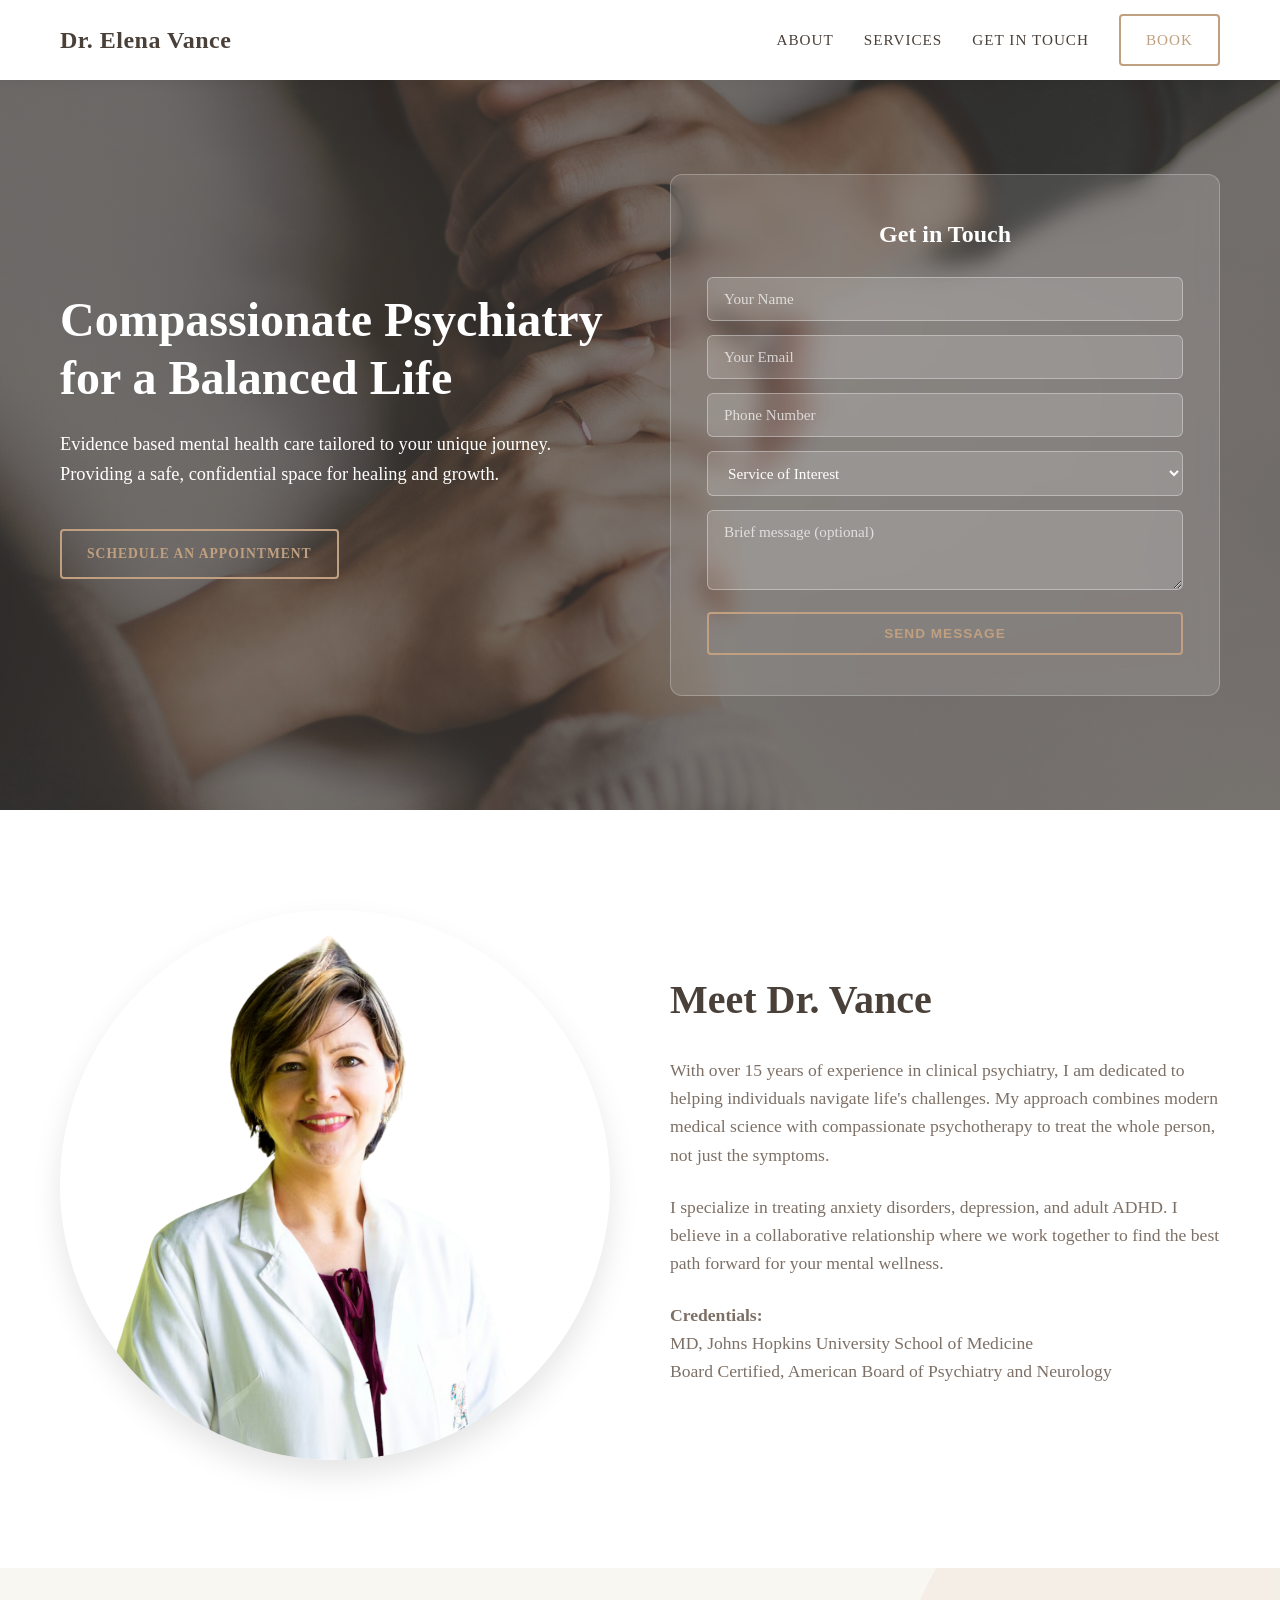
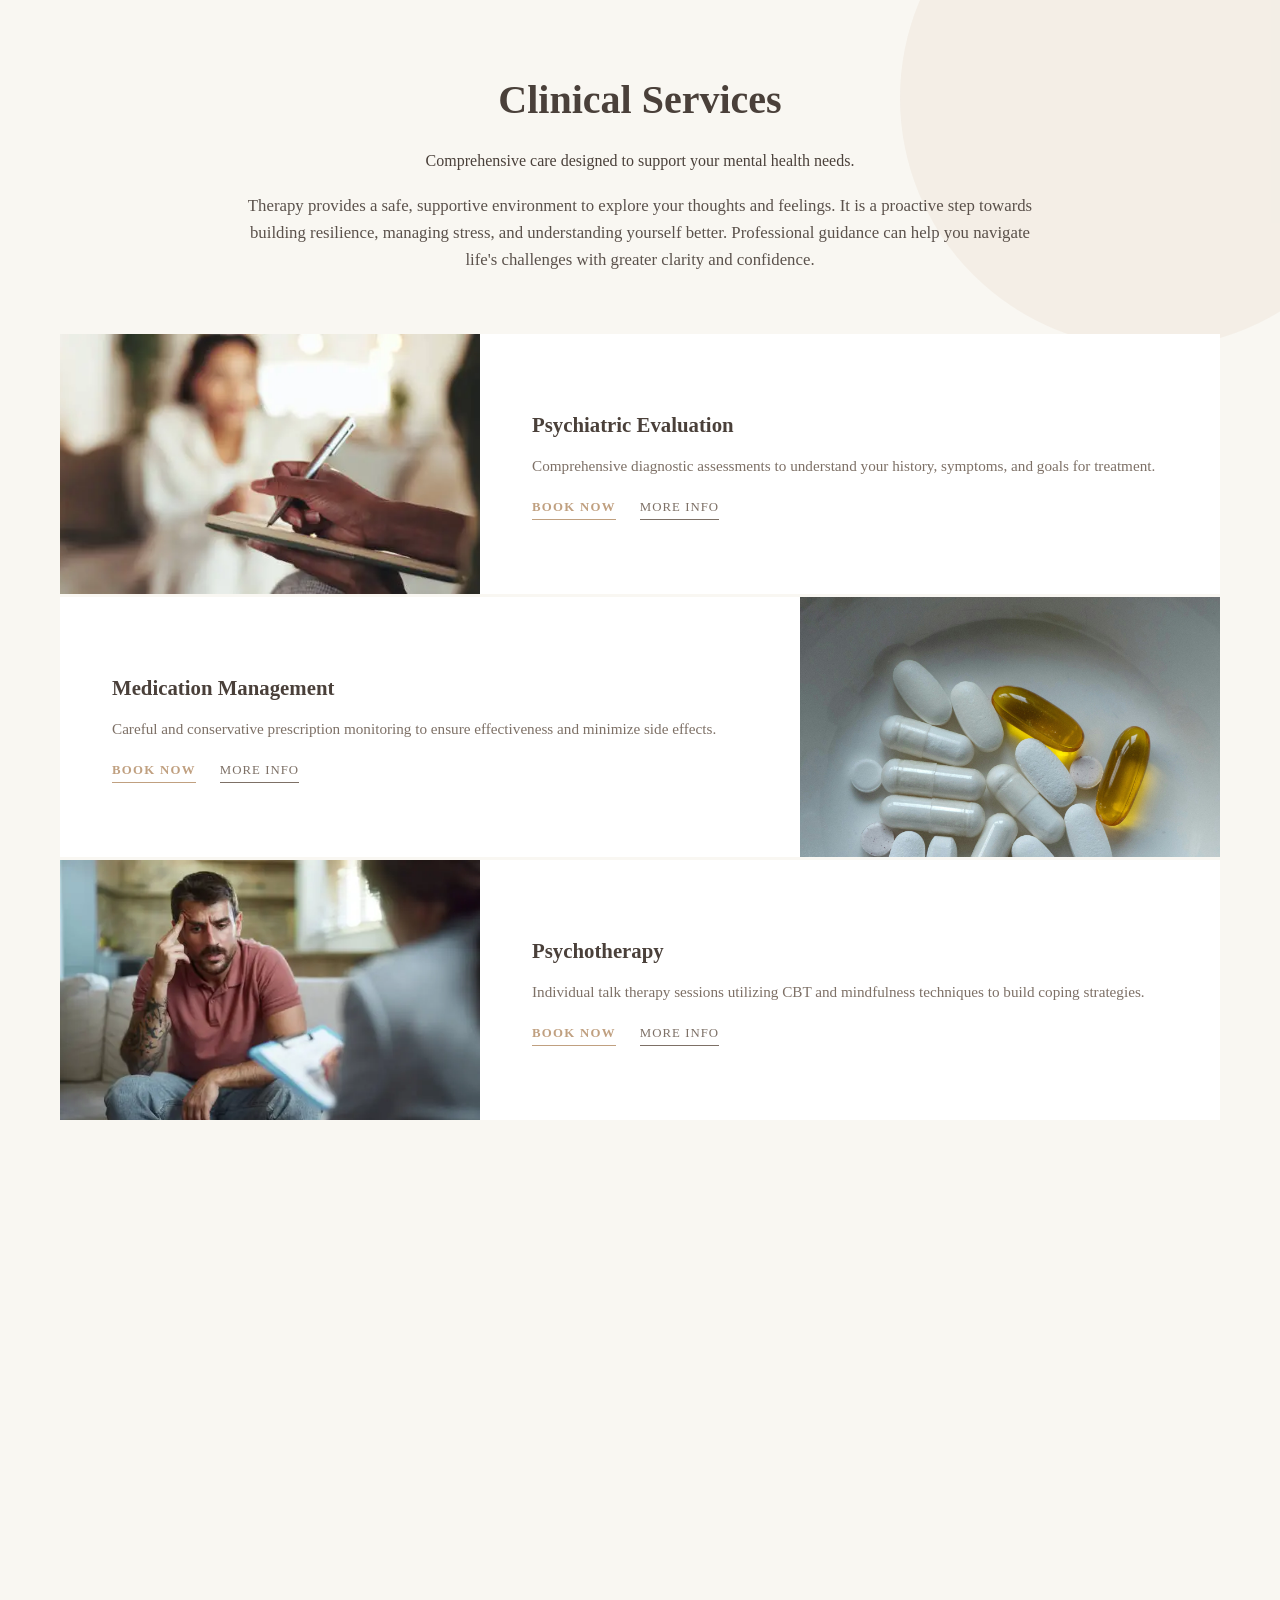
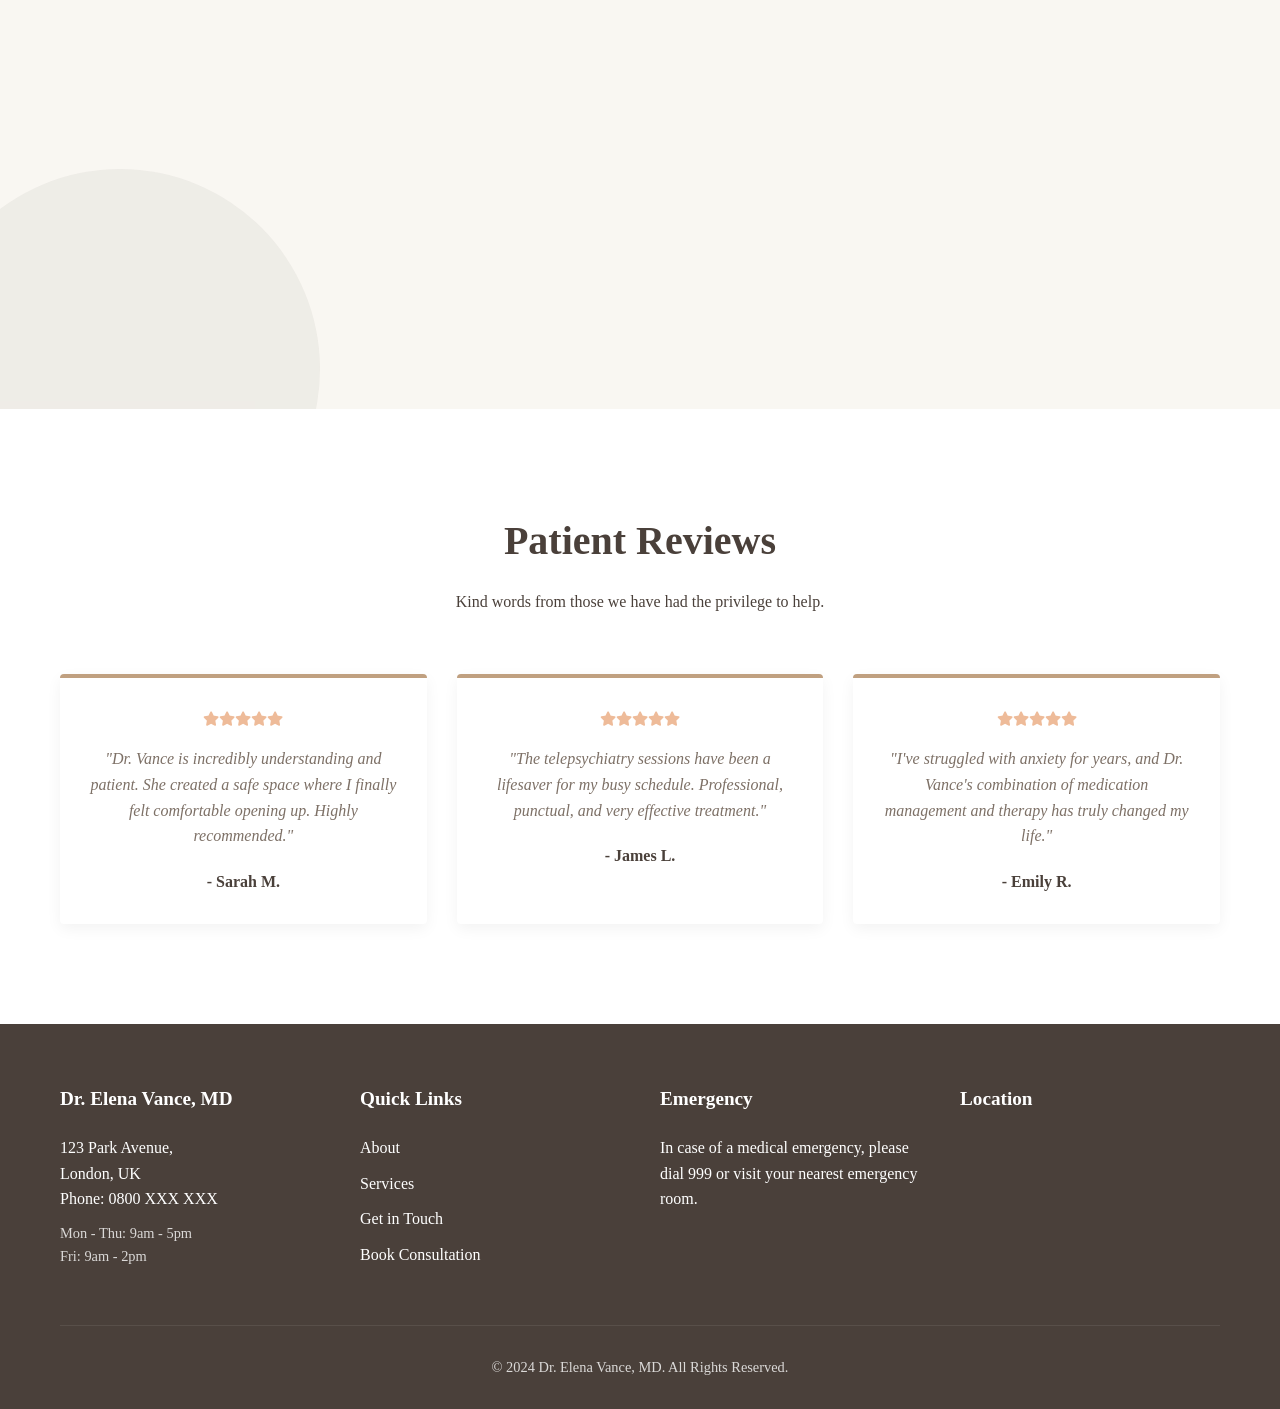
<file: index.html>
<!DOCTYPE html>
<html lang="en">
<head>
    <meta charset="UTF-8">
    <link rel="icon" type="image/svg+xml" href="favicon.svg">
    <meta name="viewport" content="width=device-width, initial-scale=1.0">
    <title>Dr. Elena Vance | Psychiatrist & Psychotherapist</title>
    <link rel="preload" href="images/psychiatrist-hero.jpg" as="image">
    <link rel="stylesheet" href="styles.css">
</head>
<body>

    <header>
        <div class="container">
            <nav>
                <div class="logo"><a href="index.html">Dr. Elena Vance</a></div>
                <ul class="nav-links">
                    <li><a href="about.html">About</a></li>
                    <li><a href="services.html">Services</a></li>
                    <li><a href="contact.html">Get in Touch</a></li>
                    <li><a href="book.html" class="btn-primary">Book</a></li>
                </ul>
                <div class="burger">
                    <div class="line1"></div>
                    <div class="line2"></div>
                    <div class="line3"></div>
                </div>
            </nav>
        </div>
    </header>

    <section class="hero">
        <div class="container hero-split">
            <div class="hero-text">
                <h1>Compassionate Psychiatry for a Balanced Life</h1>
                <p>Evidence based mental health care tailored to your unique journey. Providing a safe, confidential space for healing and growth.</p>
                <a href="contact.html" class="btn-primary">Schedule an Appointment</a>
            </div>
            <div class="hero-form-wrapper">
                <h3>Get in Touch</h3>
                <form class="hero-contact-form" action="#" method="POST">
                    <div class="form-group">
                        <input type="text" name="name" placeholder="Your Name" required>
                    </div>
                    <div class="form-group">
                        <input type="email" name="email" placeholder="Your Email" required>
                    </div>
                    <div class="form-group">
                        <input type="tel" name="phone" placeholder="Phone Number">
                    </div>
                    <div class="form-group">
                        <select name="service">
                            <option value="" disabled selected>Service of Interest</option>
                            <option value="evaluation">Psychiatric Evaluation</option>
                            <option value="medication">Medication Management</option>
                            <option value="therapy">Psychotherapy</option>
                            <option value="telepsychiatry">Telepsychiatry</option>
                            <option value="couples">Couples Counseling</option>
                            <option value="group">Group Therapy</option>
                        </select>
                    </div>
                    <div class="form-group">
                        <textarea name="message" placeholder="Brief message (optional)" rows="3"></textarea>
                    </div>
                    <button type="submit" class="btn-primary btn-full">Send Message</button>
                </form>
            </div>
        </div>
    </section>

    <section id="about" class="section">
        <div class="container">
            <div class="about-grid">
                <div class="about-image">
                    <img src="images/dc-vance-headshot.jpg" alt="Dr. Elena Vance">
                </div>
                <div class="about-text">
                    <h2>Meet Dr. Vance</h2>
                    <p>With over 15 years of experience in clinical psychiatry, I am dedicated to helping individuals navigate life's challenges. My approach combines modern medical science with compassionate psychotherapy to treat the whole person, not just the symptoms.</p>
                    <p>I specialize in treating anxiety disorders, depression, and adult ADHD. I believe in a collaborative relationship where we work together to find the best path forward for your mental wellness.</p>
                    <p><strong>Credentials:</strong><br>
                    MD, Johns Hopkins University School of Medicine<br>
                    Board Certified, American Board of Psychiatry and Neurology</p>
                </div>
            </div>
        </div>
    </section>

    <section id="services" class="section bg-light">
        <div class="container">
            <div class="section-header">
                <h2>Clinical Services</h2>
                <p>Comprehensive care designed to support your mental health needs.</p>
                <p style="max-width: 800px; margin: 20px auto 0; font-size: 1.05rem; opacity: 0.9;">Therapy provides a safe, supportive environment to explore your thoughts and feelings. It is a proactive step towards building resilience, managing stress, and understanding yourself better. Professional guidance can help you navigate life's challenges with greater clarity and confidence.</p>
            </div>
            <div class="services-grid">
                <div class="service-card">
                    <img src="images/psychiartric-evaluation-service.webp" alt="Calm and professional office for psychiatric evaluation" class="service-image">
                    <div class="service-card-content">
                        <h3>Psychiatric Evaluation</h3>
                        <p>Comprehensive diagnostic assessments to understand your history, symptoms, and goals for treatment.</p>
                        <div class="service-card-links">
                            <a href="book.html" class="btn-card">Book Now</a>
                            <a href="services.html#evaluation" class="btn-card-info">More Info</a>
                        </div>
                    </div>
                </div>
                <div class="service-card">
                    <img src="images/medication-management-service.jpg" alt="Abstract image representing health and science for medication management" class="service-image">
                    <div class="service-card-content">
                        <h3>Medication Management</h3>
                        <p>Careful and conservative prescription monitoring to ensure effectiveness and minimize side effects.</p>
                        <div class="service-card-links">
                            <a href="book.html" class="btn-card">Book Now</a>
                            <a href="services.html#medication" class="btn-card-info">More Info</a>
                        </div>
                    </div>
                </div>
                <div class="service-card">
                    <img src="images/pyschotheorapy-service.webp" alt="Serene room setting for psychotherapy" class="service-image">
                    <div class="service-card-content">
                        <h3>Psychotherapy</h3>
                        <p>Individual talk therapy sessions utilizing CBT and mindfulness techniques to build coping strategies.</p>
                        <div class="service-card-links">
                            <a href="book.html" class="btn-card">Book Now</a>
                            <a href="services.html#psychotherapy" class="btn-card-info">More Info</a>
                        </div>
                    </div>
                </div>
                <div class="service-card">
                    <img src="images/telepsychiatry-service.webp" alt="A person having a secure telepsychiatry session on a laptop" class="service-image">
                    <div class="service-card-content">
                        <h3>Telepsychiatry</h3>
                        <p>Secure, HIPAA-compliant video appointments available for patients residing within the state.</p>
                        <div class="service-card-links">
                            <a href="book.html" class="btn-card">Book Now</a>
                            <a href="services.html#telepsychiatry" class="btn-card-info">More Info</a>
                        </div>
                    </div>
                </div>
                <div class="service-card">
                    <img src="images/couples-councilling-service.webp" alt="Two people's hands clasked, symbolizing connection in couples counseling" class="service-image">
                    <div class="service-card-content">
                        <h3>Couples Counseling</h3>
                        <p>Strengthening relationships through guided communication and conflict resolution strategies.</p>
                        <div class="service-card-links">
                            <a href="book.html" class="btn-card">Book Now</a>
                            <a href="services.html#couples" class="btn-card-info">More Info</a>
                        </div>
                    </div>
                </div>
                <div class="service-card">
                    <img src="images/group-therapy-service.webp" alt="Chairs in a circle for a group therapy session" class="service-image">
                    <div class="service-card-content">
                        <h3>Group Therapy</h3>
                        <p>Supportive group sessions focused on shared experiences and collective healing.</p>
                        <div class="service-card-links">
                            <a href="book.html" class="btn-card">Book Now</a>
                            <a href="services.html#group" class="btn-card-info">More Info</a>
                        </div>
                    </div>
                </div>
            </div>
        </div>
    </section>

    <section id="reviews" class="section">
        <div class="container">
            <div class="section-header">
                <h2>Patient Reviews</h2>
                <p>Kind words from those we have had the privilege to help.</p>
            </div>
            <div class="reviews-grid">
                <div class="review-card">
                    <div class="stars">
                        <i class="fas fa-star"></i><i class="fas fa-star"></i><i class="fas fa-star"></i><i class="fas fa-star"></i><i class="fas fa-star"></i>
                    </div>
                    <p>"Dr. Vance is incredibly understanding and patient. She created a safe space where I finally felt comfortable opening up. Highly recommended."</p>
                    <h4>- Sarah M.</h4>
                </div>
                <div class="review-card">
                    <div class="stars">
                        <i class="fas fa-star"></i><i class="fas fa-star"></i><i class="fas fa-star"></i><i class="fas fa-star"></i><i class="fas fa-star"></i>
                    </div>
                    <p>"The telepsychiatry sessions have been a lifesaver for my busy schedule. Professional, punctual, and very effective treatment."</p>
                    <h4>- James L.</h4>
                </div>
                <div class="review-card">
                    <div class="stars">
                        <i class="fas fa-star"></i><i class="fas fa-star"></i><i class="fas fa-star"></i><i class="fas fa-star"></i><i class="fas fa-star"></i>
                    </div>
                    <p>"I've struggled with anxiety for years, and Dr. Vance's combination of medication management and therapy has truly changed my life."</p>
                    <h4>- Emily R.</h4>
                </div>
            </div>
        </div>
    </section>

    <footer id="contact">
        <div class="container">
            <div class="footer-grid">
                <div class="footer-section">
                    <h4>Dr. Elena Vance, MD</h4>
                    <p>123 Park Avenue,<br>London, UK</p>
                    <p>Phone: 0800 XXX XXX</p>
                    <p style="margin-top: 10px; font-size: 0.9em; opacity: 0.8;">Mon - Thu: 9am - 5pm<br>Fri: 9am - 2pm</p>
                </div>
                <div class="footer-section">
                    <h4>Quick Links</h4>
                    <ul>
                        <li><a href="about.html">About</a></li>
                        <li><a href="services.html">Services</a></li>
                        <li><a href="contact.html">Get in Touch</a></li>
                        <li><a href="book.html">Book Consultation</a></li>
                    </ul>
                </div>
                <div class="footer-section">
                    <h4>Emergency</h4>
                    <p>In case of a medical emergency, please dial 999 or visit your nearest emergency room.</p>
                </div>
                <div class="footer-section">
                    <h4>Location</h4>
                    <div class="footer-map">
                        <iframe src="https://www.google.com/maps/embed?pb=!1m18!1m12!1m3!1d158858.47340002653!2d-0.24168120642536509!3d51.52855824164916!2m3!1f0!2f0!3f0!3m2!1i1024!2i768!4f13.1!3m3!1m2!1s0x47d8a00baf21de75%3A0x52963a5addd52a99!2sLondon%2C%20UK!5e0!3m2!1sen!2sus!4v1700000000000!5m2!1sen!2sus" width="100%" height="150" style="border:0; border-radius: 4px;" allowfullscreen="" loading="lazy" referrerpolicy="no-referrer-when-downgrade"></iframe>
                    </div>
                </div>
            </div>
            <div class="copyright">
                <p>&copy; 2024 Dr. Elena Vance, MD. All Rights Reserved.</p>
            </div>
        </div>
    </footer>
    <script src="main.js"></script>
</body>
</html>
</file>
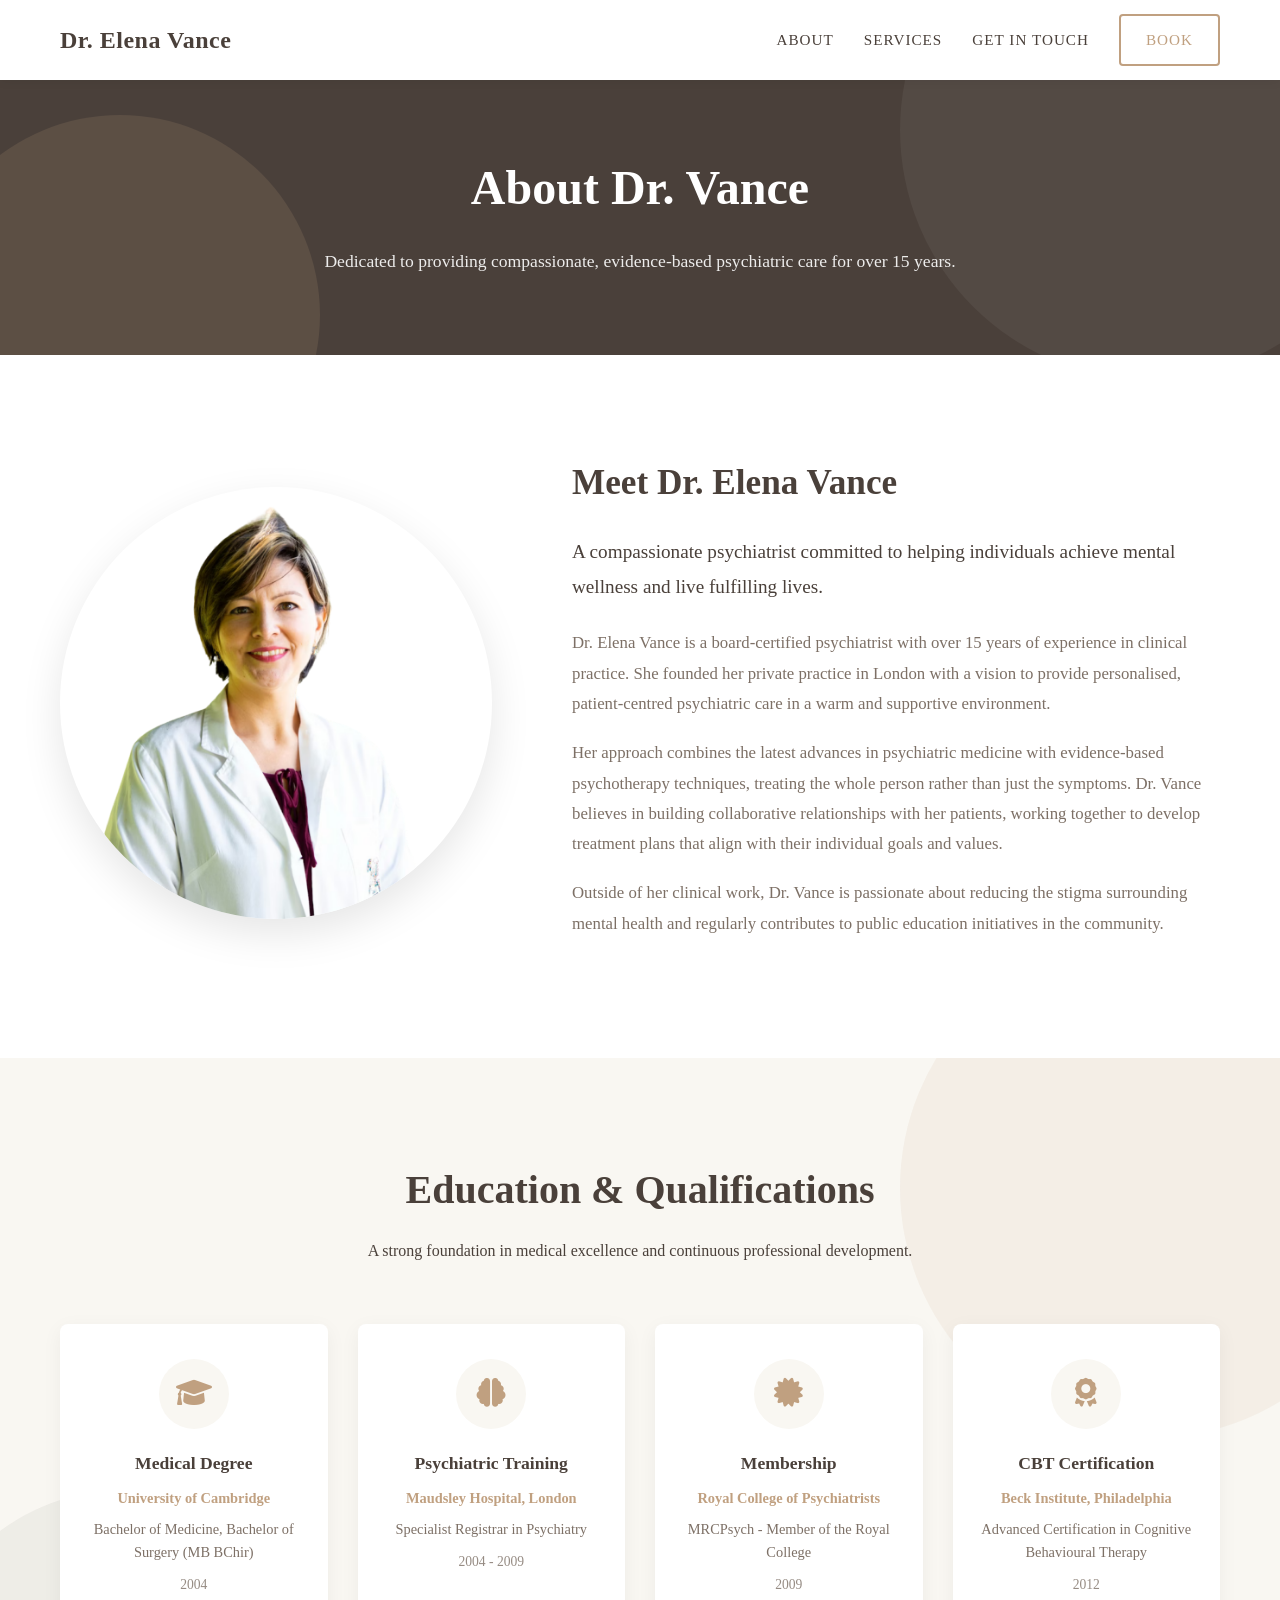
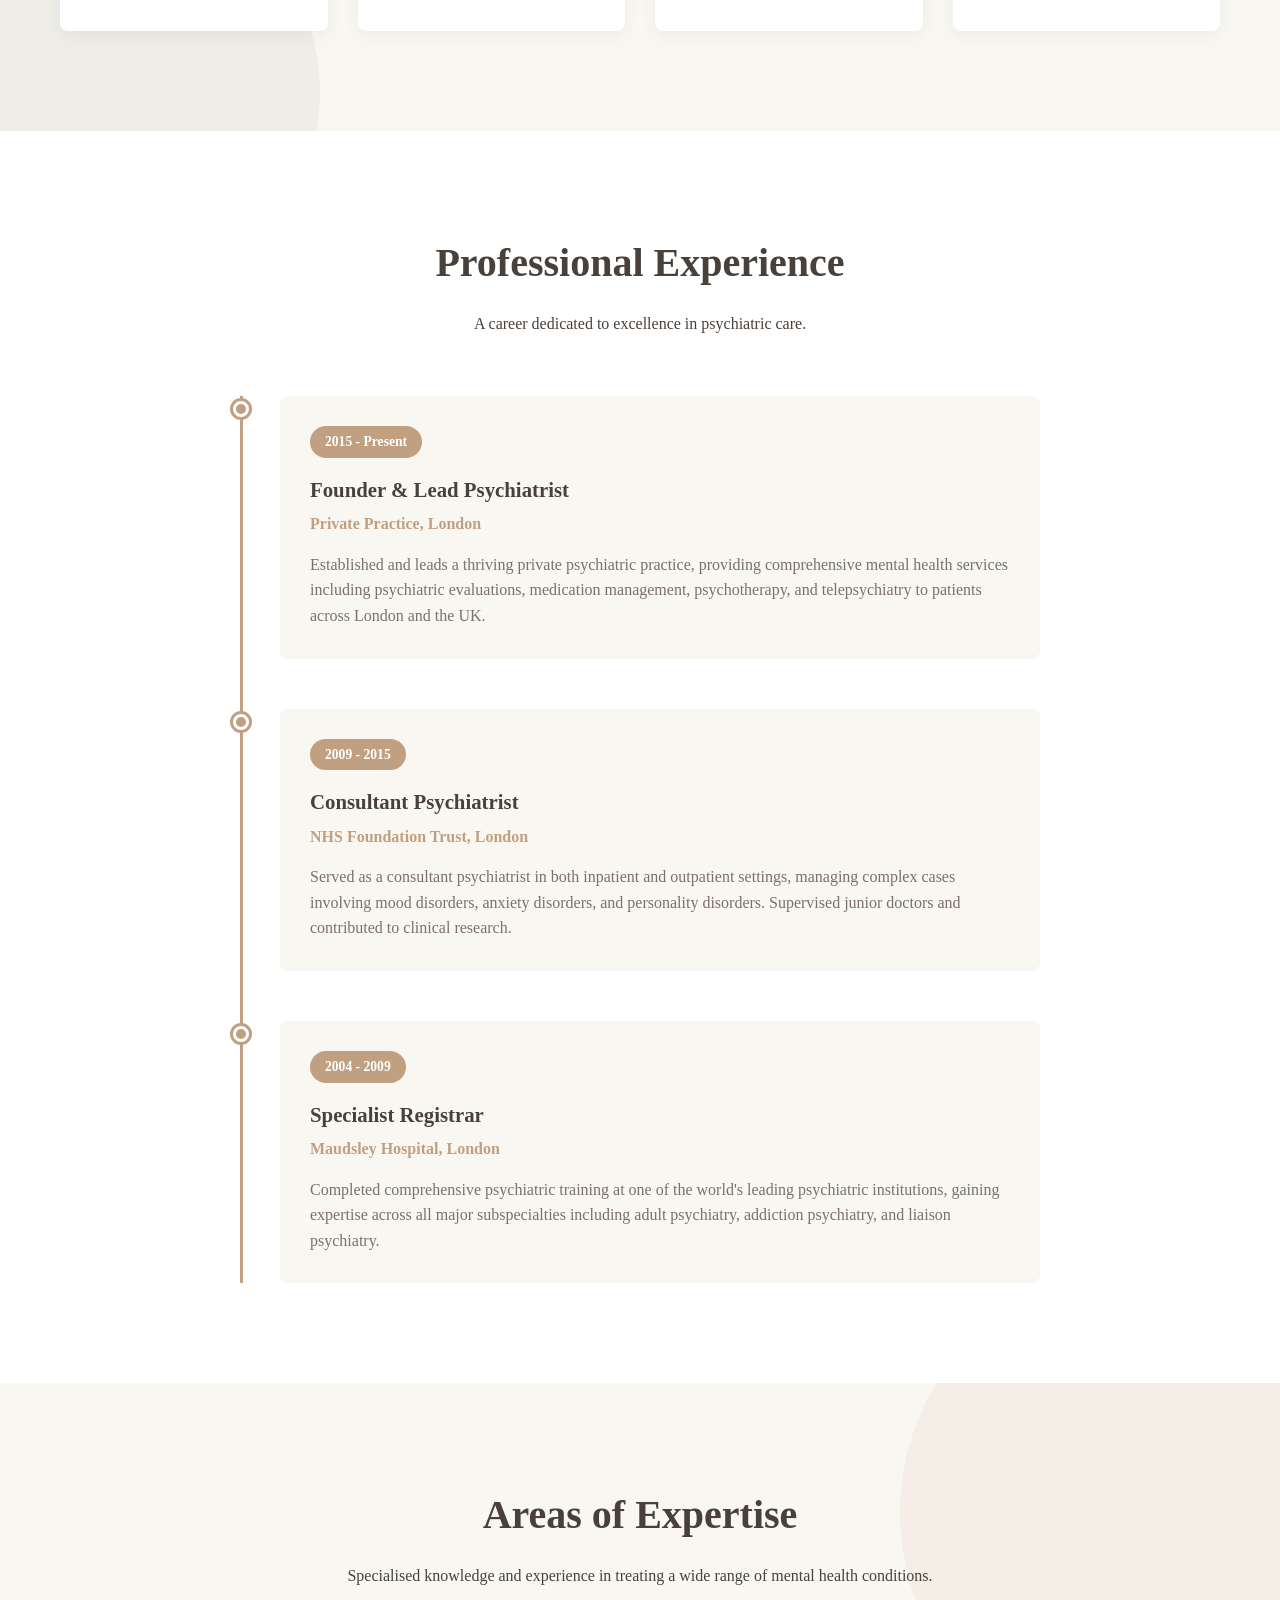
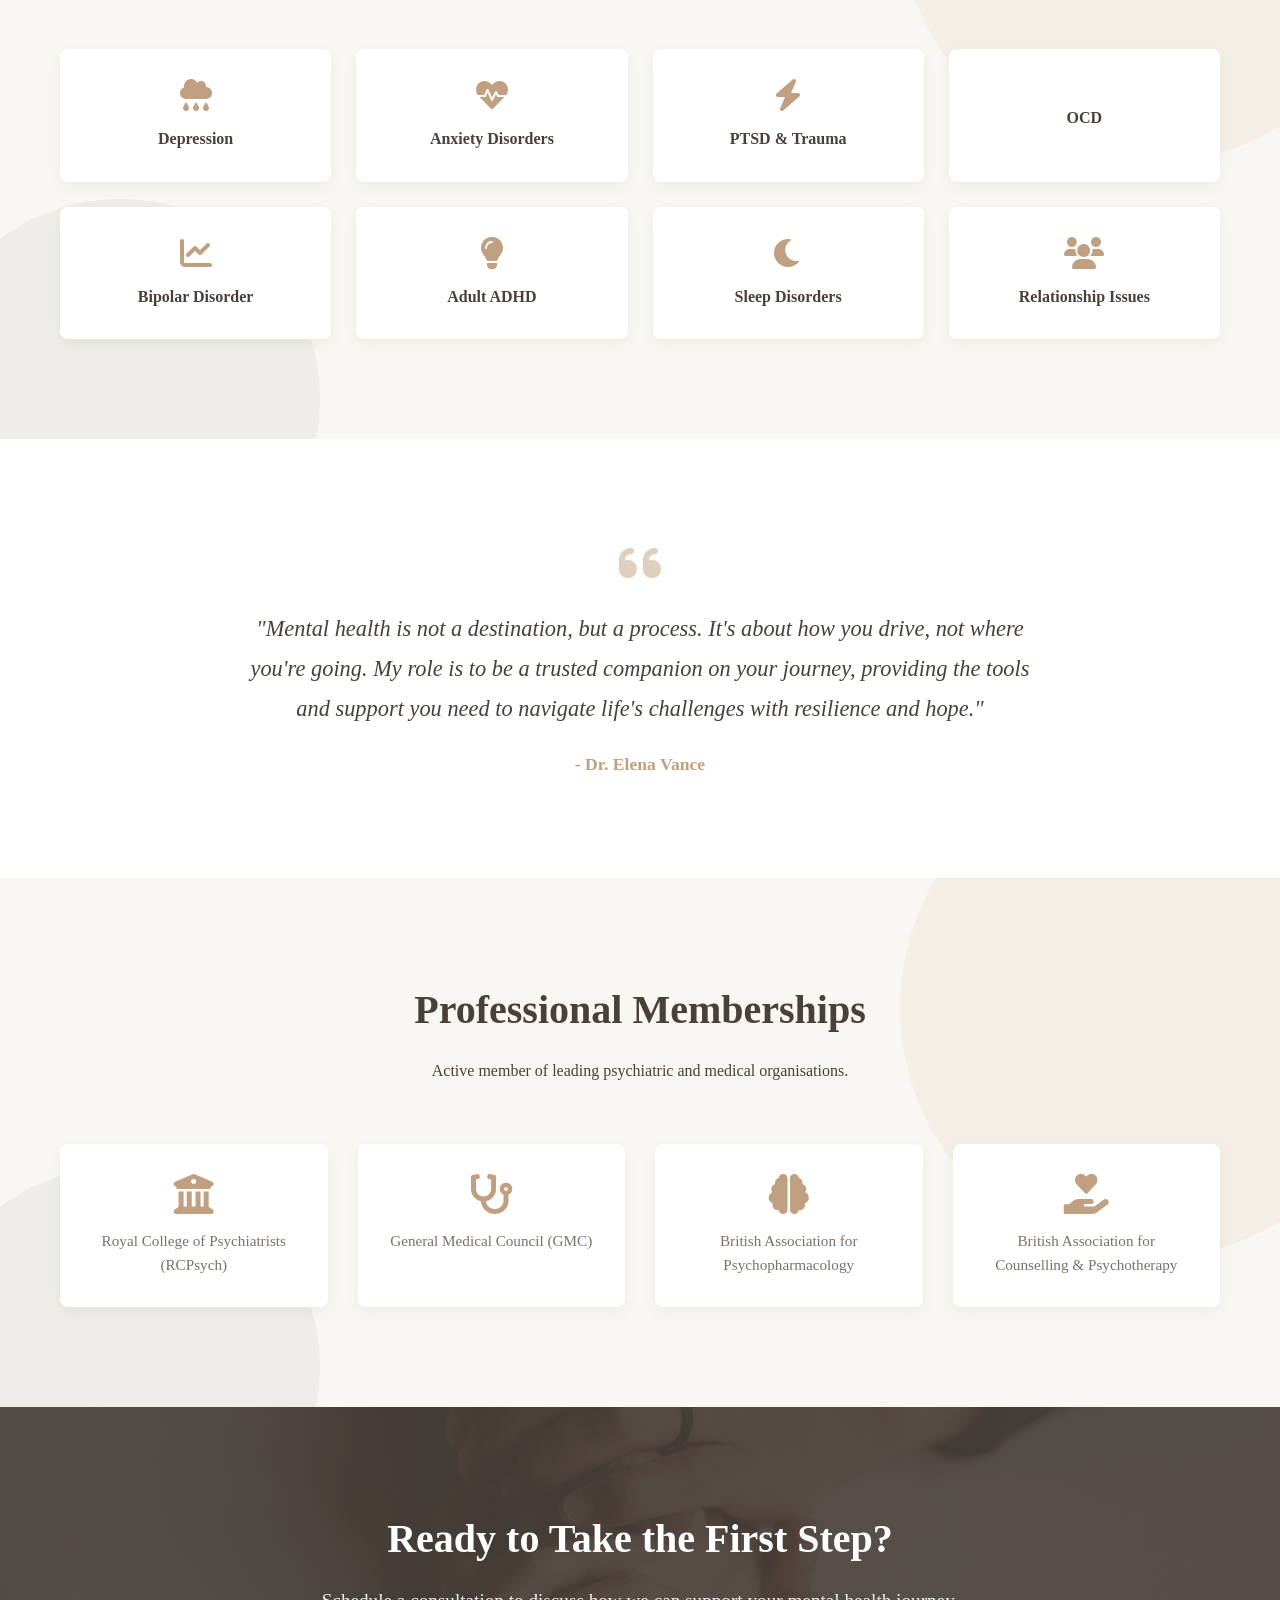
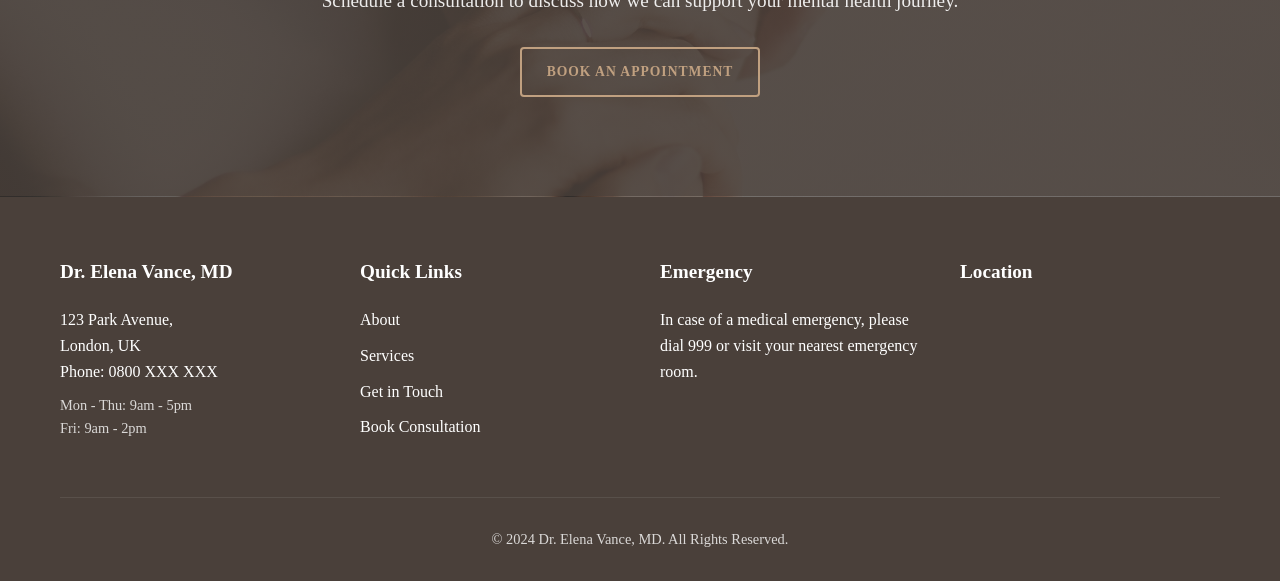
<file: about.html>
<!DOCTYPE html>
<html lang="en">
<head>
    <meta charset="UTF-8">
    <link rel="icon" type="image/svg+xml" href="favicon.svg">
    <meta name="viewport" content="width=device-width, initial-scale=1.0">
    <title>About Dr. Elena Vance | Psychiatrist</title>
    <link rel="stylesheet" href="styles.css">
</head>
<body>

    <header>
        <div class="container">
            <nav>
                <div class="logo"><a href="index.html">Dr. Elena Vance</a></div>
                <ul class="nav-links">
                    <li><a href="about.html">About</a></li>
                    <li><a href="services.html">Services</a></li>
                    <li><a href="contact.html">Get in Touch</a></li>
                    <li><a href="book.html" class="btn-primary">Book</a></li>
                </ul>
                <div class="burger">
                    <div class="line1"></div>
                    <div class="line2"></div>
                    <div class="line3"></div>
                </div>
            </nav>
        </div>
    </header>

    <section class="about-header">
        <div class="container">
            <h1>About Dr. Vance</h1>
            <p style="max-width: 800px; margin: 20px auto 0; font-size: 1.1rem; opacity: 0.9;">Dedicated to providing compassionate, evidence-based psychiatric care for over 15 years.</p>
        </div>
    </section>

    <main>
        <!-- Bio Section -->
        <section class="about-bio section">
            <div class="container">
                <div class="about-bio-grid">
                    <div class="about-bio-image">
                        <img src="images/dc-vance-headshot.jpg" alt="Dr. Elena Vance">
                    </div>
                    <div class="about-bio-text">
                        <h2>Meet Dr. Elena Vance</h2>
                        <p class="lead">A compassionate psychiatrist committed to helping individuals achieve mental wellness and live fulfilling lives.</p>
                        <p>Dr. Elena Vance is a board-certified psychiatrist with over 15 years of experience in clinical practice. She founded her private practice in London with a vision to provide personalised, patient-centred psychiatric care in a warm and supportive environment.</p>
                        <p>Her approach combines the latest advances in psychiatric medicine with evidence-based psychotherapy techniques, treating the whole person rather than just the symptoms. Dr. Vance believes in building collaborative relationships with her patients, working together to develop treatment plans that align with their individual goals and values.</p>
                        <p>Outside of her clinical work, Dr. Vance is passionate about reducing the stigma surrounding mental health and regularly contributes to public education initiatives in the community.</p>
                    </div>
                </div>
            </div>
        </section>

        <!-- Credentials Section -->
        <section class="credentials section bg-light">
            <div class="container">
                <div class="section-header">
                    <h2>Education & Qualifications</h2>
                    <p>A strong foundation in medical excellence and continuous professional development.</p>
                </div>
                <div class="credentials-grid">
                    <div class="credential-card">
                        <div class="credential-icon">
                            <i class="fas fa-graduation-cap"></i>
                        </div>
                        <h3>Medical Degree</h3>
                        <p class="credential-institution">University of Cambridge</p>
                        <p class="credential-detail">Bachelor of Medicine, Bachelor of Surgery (MB BChir)</p>
                        <p class="credential-year">2004</p>
                    </div>
                    <div class="credential-card">
                        <div class="credential-icon">
                            <i class="fas fa-brain"></i>
                        </div>
                        <h3>Psychiatric Training</h3>
                        <p class="credential-institution">Maudsley Hospital, London</p>
                        <p class="credential-detail">Specialist Registrar in Psychiatry</p>
                        <p class="credential-year">2004 - 2009</p>
                    </div>
                    <div class="credential-card">
                        <div class="credential-icon">
                            <i class="fas fa-certificate"></i>
                        </div>
                        <h3>Membership</h3>
                        <p class="credential-institution">Royal College of Psychiatrists</p>
                        <p class="credential-detail">MRCPsych - Member of the Royal College</p>
                        <p class="credential-year">2009</p>
                    </div>
                    <div class="credential-card">
                        <div class="credential-icon">
                            <i class="fas fa-award"></i>
                        </div>
                        <h3>CBT Certification</h3>
                        <p class="credential-institution">Beck Institute, Philadelphia</p>
                        <p class="credential-detail">Advanced Certification in Cognitive Behavioural Therapy</p>
                        <p class="credential-year">2012</p>
                    </div>
                </div>
            </div>
        </section>

        <!-- Experience Section -->
        <section class="experience section">
            <div class="container">
                <div class="section-header">
                    <h2>Professional Experience</h2>
                    <p>A career dedicated to excellence in psychiatric care.</p>
                </div>
                <div class="timeline">
                    <div class="timeline-item">
                        <div class="timeline-marker"></div>
                        <div class="timeline-content">
                            <span class="timeline-date">2015 - Present</span>
                            <h3>Founder & Lead Psychiatrist</h3>
                            <p class="timeline-place">Private Practice, London</p>
                            <p>Established and leads a thriving private psychiatric practice, providing comprehensive mental health services including psychiatric evaluations, medication management, psychotherapy, and telepsychiatry to patients across London and the UK.</p>
                        </div>
                    </div>
                    <div class="timeline-item">
                        <div class="timeline-marker"></div>
                        <div class="timeline-content">
                            <span class="timeline-date">2009 - 2015</span>
                            <h3>Consultant Psychiatrist</h3>
                            <p class="timeline-place">NHS Foundation Trust, London</p>
                            <p>Served as a consultant psychiatrist in both inpatient and outpatient settings, managing complex cases involving mood disorders, anxiety disorders, and personality disorders. Supervised junior doctors and contributed to clinical research.</p>
                        </div>
                    </div>
                    <div class="timeline-item">
                        <div class="timeline-marker"></div>
                        <div class="timeline-content">
                            <span class="timeline-date">2004 - 2009</span>
                            <h3>Specialist Registrar</h3>
                            <p class="timeline-place">Maudsley Hospital, London</p>
                            <p>Completed comprehensive psychiatric training at one of the world's leading psychiatric institutions, gaining expertise across all major subspecialties including adult psychiatry, addiction psychiatry, and liaison psychiatry.</p>
                        </div>
                    </div>
                </div>
            </div>
        </section>

        <!-- Specialisations Section -->
        <section class="specialisations section bg-light">
            <div class="container">
                <div class="section-header">
                    <h2>Areas of Expertise</h2>
                    <p>Specialised knowledge and experience in treating a wide range of mental health conditions.</p>
                </div>
                <div class="specialisations-grid">
                    <div class="specialisation-item">
                        <i class="fas fa-cloud-rain"></i>
                        <h4>Depression</h4>
                    </div>
                    <div class="specialisation-item">
                        <i class="fas fa-heart-pulse"></i>
                        <h4>Anxiety Disorders</h4>
                    </div>
                    <div class="specialisation-item">
                        <i class="fas fa-bolt"></i>
                        <h4>PTSD & Trauma</h4>
                    </div>
                    <div class="specialisation-item">
                        <i class="fas fa-arrows-spin"></i>
                        <h4>OCD</h4>
                    </div>
                    <div class="specialisation-item">
                        <i class="fas fa-chart-line"></i>
                        <h4>Bipolar Disorder</h4>
                    </div>
                    <div class="specialisation-item">
                        <i class="fas fa-lightbulb"></i>
                        <h4>Adult ADHD</h4>
                    </div>
                    <div class="specialisation-item">
                        <i class="fas fa-moon"></i>
                        <h4>Sleep Disorders</h4>
                    </div>
                    <div class="specialisation-item">
                        <i class="fas fa-users"></i>
                        <h4>Relationship Issues</h4>
                    </div>
                </div>
            </div>
        </section>

        <!-- Philosophy Section -->
        <section class="philosophy section">
            <div class="container">
                <div class="philosophy-content">
                    <div class="philosophy-quote">
                        <i class="fas fa-quote-left"></i>
                    </div>
                    <blockquote>
                        "Mental health is not a destination, but a process. It's about how you drive, not where you're going. My role is to be a trusted companion on your journey, providing the tools and support you need to navigate life's challenges with resilience and hope."
                    </blockquote>
                    <p class="philosophy-author">- Dr. Elena Vance</p>
                </div>
            </div>
        </section>

        <!-- Memberships Section -->
        <section class="memberships section bg-light">
            <div class="container">
                <div class="section-header">
                    <h2>Professional Memberships</h2>
                    <p>Active member of leading psychiatric and medical organisations.</p>
                </div>
                <div class="memberships-grid">
                    <div class="membership-item">
                        <i class="fas fa-building-columns"></i>
                        <p>Royal College of Psychiatrists (RCPsych)</p>
                    </div>
                    <div class="membership-item">
                        <i class="fas fa-stethoscope"></i>
                        <p>General Medical Council (GMC)</p>
                    </div>
                    <div class="membership-item">
                        <i class="fas fa-brain"></i>
                        <p>British Association for Psychopharmacology</p>
                    </div>
                    <div class="membership-item">
                        <i class="fas fa-hand-holding-heart"></i>
                        <p>British Association for Counselling & Psychotherapy</p>
                    </div>
                </div>
            </div>
        </section>

        <!-- CTA Section -->
        <section class="about-cta section">
            <div class="container">
                <div class="cta-content">
                    <h2>Ready to Take the First Step?</h2>
                    <p>Schedule a consultation to discuss how we can support your mental health journey.</p>
                    <a href="book.html" class="btn-primary">Book an Appointment</a>
                </div>
            </div>
        </section>
    </main>

    <footer>
        <div class="container">
            <div class="footer-grid">
                <div class="footer-section">
                    <h4>Dr. Elena Vance, MD</h4>
                    <p>123 Park Avenue,<br>London, UK</p>
                    <p>Phone: 0800 XXX XXX</p>
                    <p style="margin-top: 10px; font-size: 0.9em; opacity: 0.8;">Mon - Thu: 9am - 5pm<br>Fri: 9am - 2pm</p>
                </div>
                <div class="footer-section">
                    <h4>Quick Links</h4>
                    <ul>
                        <li><a href="about.html">About</a></li>
                        <li><a href="services.html">Services</a></li>
                        <li><a href="contact.html">Get in Touch</a></li>
                        <li><a href="book.html">Book Consultation</a></li>
                    </ul>
                </div>
                <div class="footer-section">
                    <h4>Emergency</h4>
                    <p>In case of a medical emergency, please dial 999 or visit your nearest emergency room.</p>
                </div>
                <div class="footer-section">
                    <h4>Location</h4>
                    <div class="footer-map">
                        <iframe src="https://www.google.com/maps/embed?pb=!1m18!1m12!1m3!1d158858.47340002653!2d-0.24168120642536509!3d51.52855824164916!2m3!1f0!2f0!3f0!3m2!1i1024!2i768!4f13.1!3m3!1m2!1s0x47d8a00baf21de75%3A0x52963a5addd52a99!2sLondon%2C%20UK!5e0!3m2!1sen!2sus!4v1700000000000!5m2!1sen!2sus" width="100%" height="150" style="border:0; border-radius: 4px;" allowfullscreen="" loading="lazy" referrerpolicy="no-referrer-when-downgrade"></iframe>
                    </div>
                </div>
            </div>
            <div class="copyright">
                <p>&copy; 2024 Dr. Elena Vance, MD. All Rights Reserved.</p>
            </div>
        </div>
    </footer>
    <script src="main.js"></script>
</body>
</html>
</file>
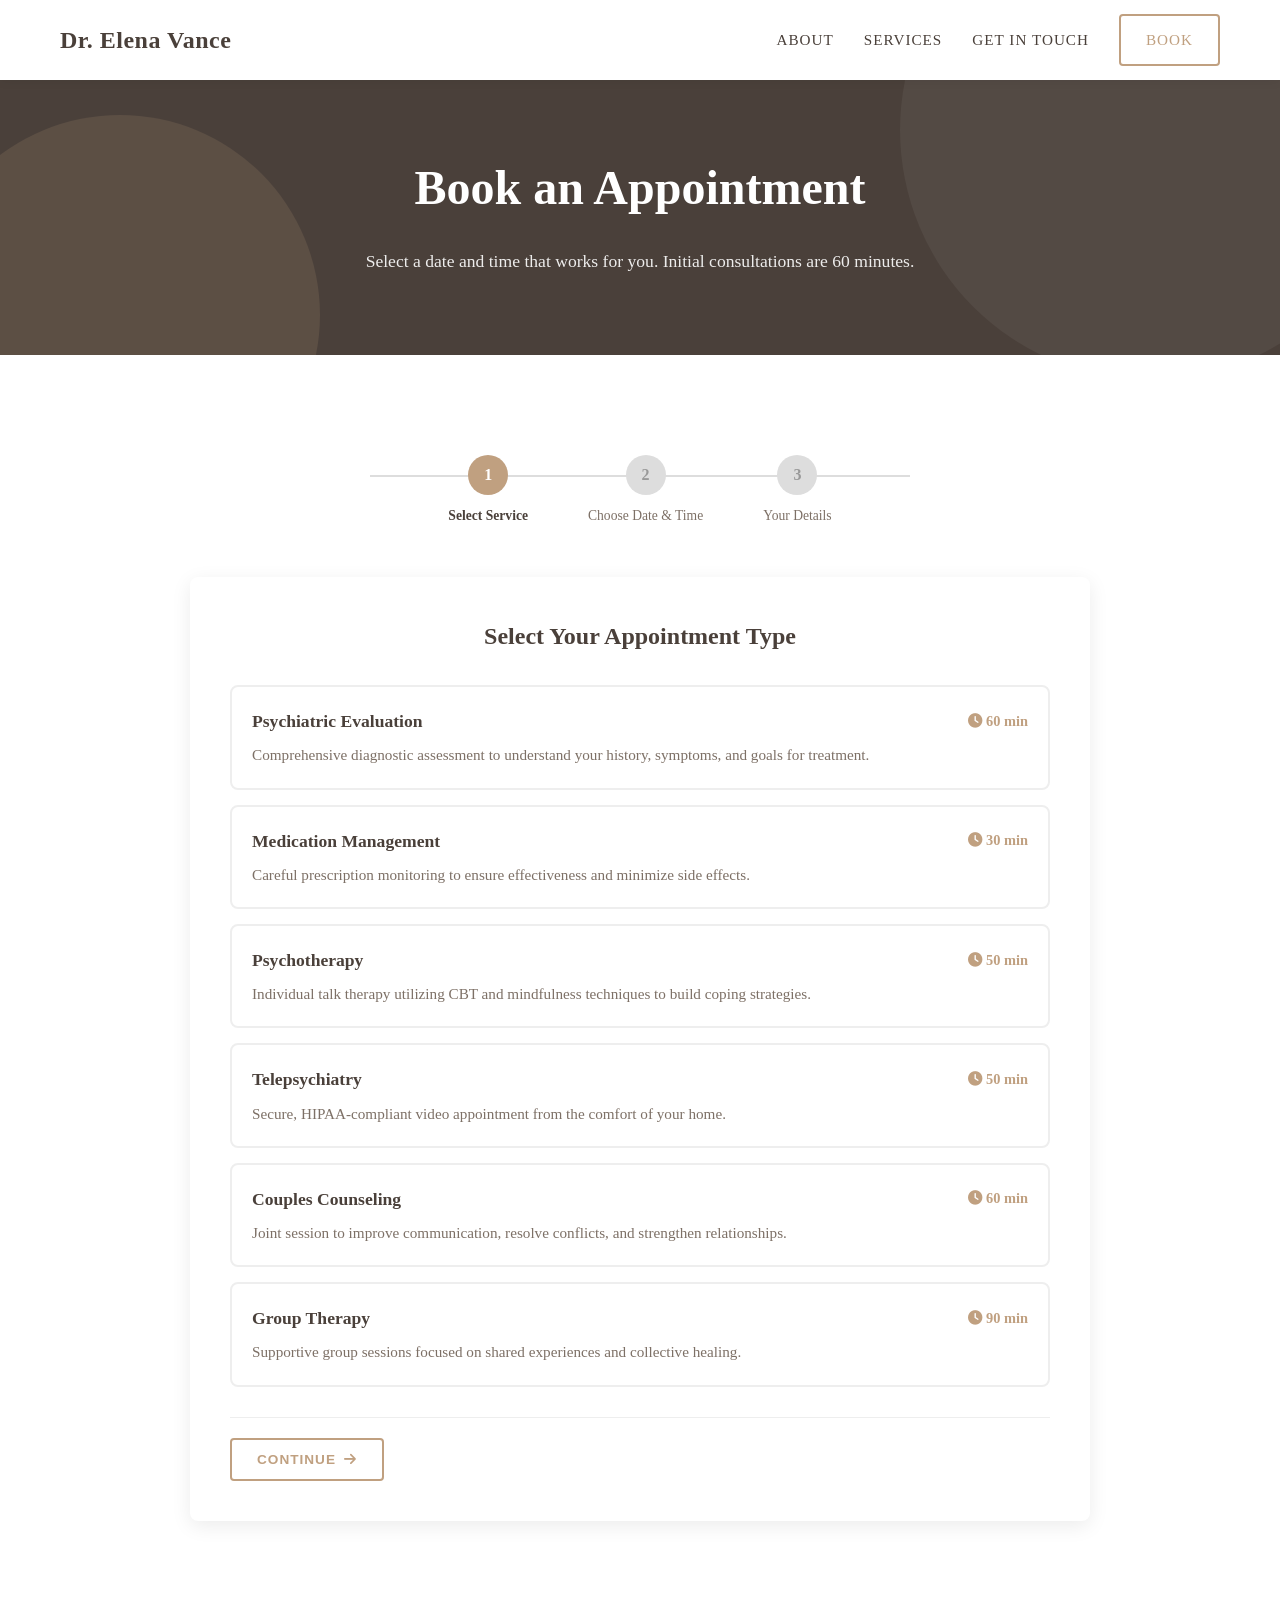
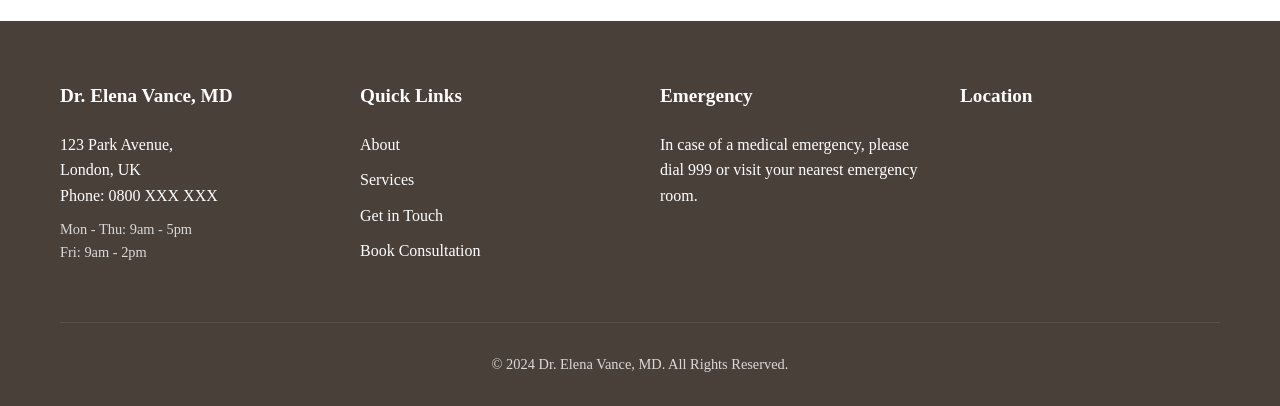
<file: book.html>
<!DOCTYPE html>
<html lang="en">
<head>
    <meta charset="UTF-8">
    <link rel="icon" type="image/svg+xml" href="favicon.svg">
    <meta name="viewport" content="width=device-width, initial-scale=1.0">
    <title>Book an Appointment | Dr. Elena Vance</title>
    <link rel="stylesheet" href="styles.css">
</head>
<body>

    <header>
        <div class="container">
            <nav>
                <div class="logo"><a href="index.html">Dr. Elena Vance</a></div>
                <ul class="nav-links">
                    <li><a href="about.html">About</a></li>
                    <li><a href="services.html">Services</a></li>
                    <li><a href="contact.html">Get in Touch</a></li>
                    <li><a href="book.html" class="btn-primary">Book</a></li>
                </ul>
                <div class="burger">
                    <div class="line1"></div>
                    <div class="line2"></div>
                    <div class="line3"></div>
                </div>
            </nav>
        </div>
    </header>

    <section class="booking-header">
        <div class="container">
            <h1>Book an Appointment</h1>
            <p style="max-width: 800px; margin: 20px auto 0; font-size: 1.1rem; opacity: 0.9;">Select a date and time that works for you. Initial consultations are 60 minutes.</p>
        </div>
    </section>

    <main class="section">
        <div class="container">
            <div class="booking-container">
                <!-- Step Indicator -->
                <div class="booking-steps">
                    <div class="step active" data-step="1">
                        <span class="step-number">1</span>
                        <span class="step-label">Select Service</span>
                    </div>
                    <div class="step" data-step="2">
                        <span class="step-number">2</span>
                        <span class="step-label">Choose Date & Time</span>
                    </div>
                    <div class="step" data-step="3">
                        <span class="step-number">3</span>
                        <span class="step-label">Your Details</span>
                    </div>
                </div>

                <!-- Step 1: Service Selection -->
                <div class="booking-step-content" id="step1">
                    <h3>Select Your Appointment Type</h3>
                    <div class="service-options">
                        <label class="service-option">
                            <input type="radio" name="service" value="evaluation" data-duration="60">
                            <div class="service-option-content">
                                <div class="service-option-header">
                                    <h4>Psychiatric Evaluation</h4>
                                    <span class="duration"><i class="fas fa-clock"></i> 60 min</span>
                                </div>
                                <p>Comprehensive diagnostic assessment to understand your history, symptoms, and goals for treatment.</p>
                            </div>
                        </label>
                        <label class="service-option">
                            <input type="radio" name="service" value="medication" data-duration="30">
                            <div class="service-option-content">
                                <div class="service-option-header">
                                    <h4>Medication Management</h4>
                                    <span class="duration"><i class="fas fa-clock"></i> 30 min</span>
                                </div>
                                <p>Careful prescription monitoring to ensure effectiveness and minimize side effects.</p>
                            </div>
                        </label>
                        <label class="service-option">
                            <input type="radio" name="service" value="therapy" data-duration="50">
                            <div class="service-option-content">
                                <div class="service-option-header">
                                    <h4>Psychotherapy</h4>
                                    <span class="duration"><i class="fas fa-clock"></i> 50 min</span>
                                </div>
                                <p>Individual talk therapy utilizing CBT and mindfulness techniques to build coping strategies.</p>
                            </div>
                        </label>
                        <label class="service-option">
                            <input type="radio" name="service" value="telepsychiatry" data-duration="50">
                            <div class="service-option-content">
                                <div class="service-option-header">
                                    <h4>Telepsychiatry</h4>
                                    <span class="duration"><i class="fas fa-clock"></i> 50 min</span>
                                </div>
                                <p>Secure, HIPAA-compliant video appointment from the comfort of your home.</p>
                            </div>
                        </label>
                        <label class="service-option">
                            <input type="radio" name="service" value="couples" data-duration="60">
                            <div class="service-option-content">
                                <div class="service-option-header">
                                    <h4>Couples Counseling</h4>
                                    <span class="duration"><i class="fas fa-clock"></i> 60 min</span>
                                </div>
                                <p>Joint session to improve communication, resolve conflicts, and strengthen relationships.</p>
                            </div>
                        </label>
                        <label class="service-option">
                            <input type="radio" name="service" value="group" data-duration="90">
                            <div class="service-option-content">
                                <div class="service-option-header">
                                    <h4>Group Therapy</h4>
                                    <span class="duration"><i class="fas fa-clock"></i> 90 min</span>
                                </div>
                                <p>Supportive group sessions focused on shared experiences and collective healing.</p>
                            </div>
                        </label>
                    </div>
                    <div class="booking-nav">
                        <button class="btn-primary" id="toStep2" disabled>Continue <i class="fas fa-arrow-right"></i></button>
                    </div>
                </div>

                <!-- Step 2: Date & Time Selection -->
                <div class="booking-step-content hidden" id="step2">
                    <h3>Choose Your Preferred Date & Time</h3>
                    <div class="datetime-grid">
                        <div class="calendar-container">
                            <div class="calendar-header">
                                <button class="calendar-nav" id="prevMonth"><i class="fas fa-chevron-left"></i></button>
                                <h4 id="currentMonth">January 2024</h4>
                                <button class="calendar-nav" id="nextMonth"><i class="fas fa-chevron-right"></i></button>
                            </div>
                            <div class="calendar-weekdays">
                                <span>Sun</span>
                                <span>Mon</span>
                                <span>Tue</span>
                                <span>Wed</span>
                                <span>Thu</span>
                                <span>Fri</span>
                                <span>Sat</span>
                            </div>
                            <div class="calendar-days" id="calendarDays">
                                <!-- Days will be generated by JavaScript -->
                            </div>
                        </div>
                        <div class="timeslots-container">
                            <h4 id="selectedDateLabel">Select a date</h4>
                            <div class="timeslots" id="timeslots">
                                <p class="no-date-selected">Please select a date from the calendar to view available times.</p>
                            </div>
                        </div>
                    </div>
                    <div class="booking-nav">
                        <button class="btn-secondary" id="backToStep1"><i class="fas fa-arrow-left"></i> Back</button>
                        <button class="btn-primary" id="toStep3" disabled>Continue <i class="fas fa-arrow-right"></i></button>
                    </div>
                </div>

                <!-- Step 3: Patient Details -->
                <div class="booking-step-content hidden" id="step3">
                    <h3>Enter Your Details</h3>
                    <div class="booking-summary">
                        <h4><i class="fas fa-calendar-check"></i> Appointment Summary</h4>
                        <p><strong>Service:</strong> <span id="summaryService">-</span></p>
                        <p><strong>Date:</strong> <span id="summaryDate">-</span></p>
                        <p><strong>Time:</strong> <span id="summaryTime">-</span></p>
                    </div>
                    <form class="booking-form" id="bookingForm">
                        <div class="form-row">
                            <div class="form-group">
                                <label for="bookFirstName">First Name <span class="required">*</span></label>
                                <input type="text" id="bookFirstName" name="firstName" required>
                            </div>
                            <div class="form-group">
                                <label for="bookLastName">Last Name <span class="required">*</span></label>
                                <input type="text" id="bookLastName" name="lastName" required>
                            </div>
                        </div>
                        <div class="form-row">
                            <div class="form-group">
                                <label for="bookEmail">Email <span class="required">*</span></label>
                                <input type="email" id="bookEmail" name="email" required>
                            </div>
                            <div class="form-group">
                                <label for="bookPhone">Phone <span class="required">*</span></label>
                                <input type="tel" id="bookPhone" name="phone" required>
                            </div>
                        </div>
                        <div class="form-group">
                            <label for="bookReason">Reason for Visit</label>
                            <textarea id="bookReason" name="reason" rows="3" placeholder="Briefly describe what you'd like to discuss..."></textarea>
                        </div>
                        <div class="form-group checkbox-group">
                            <label class="checkbox-label">
                                <input type="checkbox" name="newPatient" id="newPatient">
                                <span>I am a new patient</span>
                            </label>
                        </div>
                        <div class="form-group checkbox-group">
                            <label class="checkbox-label">
                                <input type="checkbox" name="terms" required>
                                <span>I understand that this appointment is subject to confirmation and agree to the <a href="#">cancellation policy</a>.</span>
                            </label>
                        </div>
                    </form>
                    <div class="booking-nav">
                        <button class="btn-secondary" id="backToStep2"><i class="fas fa-arrow-left"></i> Back</button>
                        <button class="btn-primary" id="confirmBooking"><i class="fas fa-check"></i> Confirm Booking</button>
                    </div>
                </div>
            </div>
        </div>
    </main>

    <!-- Confirmation Modal -->
    <div class="modal-overlay hidden" id="confirmationModal">
        <div class="modal">
            <div class="modal-icon">
                <i class="fas fa-check-circle"></i>
            </div>
            <h2>Booking Confirmed!</h2>
            <p>Your appointment has been successfully scheduled.</p>
            <div class="modal-details">
                <p><strong>Service:</strong> <span id="modalService">-</span></p>
                <p><strong>Date:</strong> <span id="modalDate">-</span></p>
                <p><strong>Time:</strong> <span id="modalTime">-</span></p>
            </div>
            <p class="modal-note">A confirmation email will be sent to your email address. Please arrive 10 minutes before your scheduled time.</p>
            <button class="btn-primary" id="closeModal">Done</button>
        </div>
    </div>

   <footer id="contact">
        <div class="container">
            <div class="footer-grid">
                <div class="footer-section">
                    <h4>Dr. Elena Vance, MD</h4>
                    <p>123 Park Avenue,<br>London, UK</p>
                    <p>Phone: 0800 XXX XXX</p>
                    <p style="margin-top: 10px; font-size: 0.9em; opacity: 0.8;">Mon - Thu: 9am - 5pm<br>Fri: 9am - 2pm</p>
                </div>
                <div class="footer-section">
                    <h4>Quick Links</h4>
                    <ul>
                        <li><a href="about.html">About</a></li>
                        <li><a href="services.html">Services</a></li>
                        <li><a href="contact.html">Get in Touch</a></li>
                        <li><a href="book.html">Book Consultation</a></li>
                    </ul>
                </div>
                <div class="footer-section">
                    <h4>Emergency</h4>
                    <p>In case of a medical emergency, please dial 999 or visit your nearest emergency room.</p>
                </div>
                <div class="footer-section">
                    <h4>Location</h4>
                    <div class="footer-map">
                        <iframe src="https://www.google.com/maps/embed?pb=!1m18!1m12!1m3!1d158858.47340002653!2d-0.24168120642536509!3d51.52855824164916!2m3!1f0!2f0!3f0!3m2!1i1024!2i768!4f13.1!3m3!1m2!1s0x47d8a00baf21de75%3A0x52963a5addd52a99!2sLondon%2C%20UK!5e0!3m2!1sen!2sus!4v1700000000000!5m2!1sen!2sus" width="100%" height="150" style="border:0; border-radius: 4px;" allowfullscreen="" loading="lazy" referrerpolicy="no-referrer-when-downgrade"></iframe>
                    </div>
                </div>
            </div>
            <div class="copyright">
                <p>&copy; 2024 Dr. Elena Vance, MD. All Rights Reserved.</p>
            </div>
        </div>
    </footer>
    <script src="main.js"></script>
    <script src="booking.js"></script>
</body>
</html>
</file>
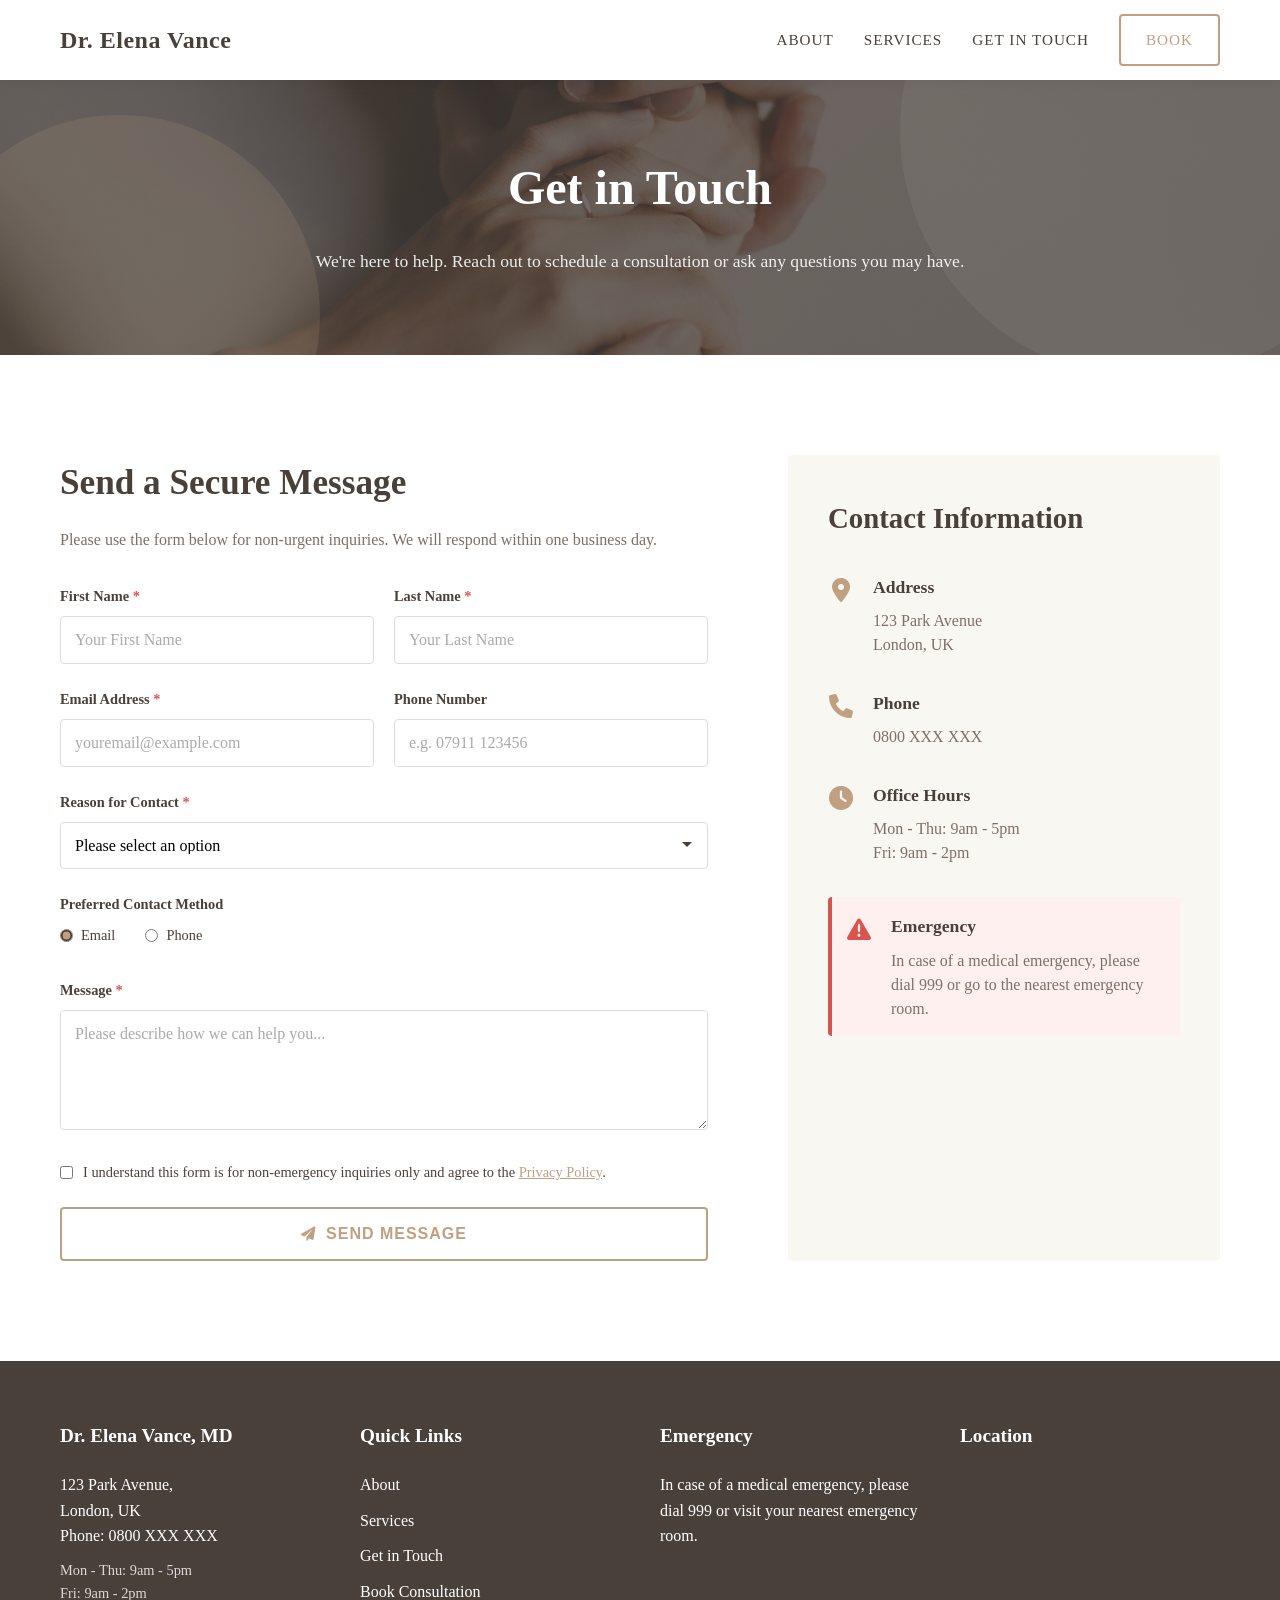
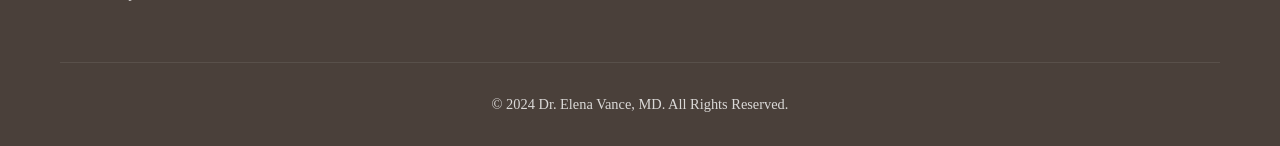
<file: contact.html>
<!DOCTYPE html>
<html lang="en">
<head>
    <meta charset="UTF-8">
    <link rel="icon" type="image/svg+xml" href="favicon.svg">
    <meta name="viewport" content="width=device-width, initial-scale=1.0">
    <title>Contact | Dr. Elena Vance</title>
    <link rel="preload" href="images/psychiatrist-hero.jpg" as="image">
    <link rel="stylesheet" href="styles.css">
</head>
<body>

    <header>
        <div class="container">
            <nav>
                <div class="logo"><a href="index.html">Dr. Elena Vance</a></div>
                <ul class="nav-links">
                    <li><a href="about.html">About</a></li>
                    <li><a href="services.html">Services</a></li>
                    <li><a href="contact.html">Get in Touch</a></li>
                    <li><a href="book.html" class="btn-primary">Book</a></li>
                </ul>
                <div class="burger">
                    <div class="line1"></div>
                    <div class="line2"></div>
                    <div class="line3"></div>
                </div>
            </nav>
        </div>
    </header>

    <section class="contact-header">
        <div class="container">
            <h1>Get in Touch</h1>
            <p style="max-width: 800px; margin: 20px auto 0; font-size: 1.1rem; opacity: 0.9;">We're here to help. Reach out to schedule a consultation or ask any questions you may have.</p>
        </div>
    </section>

    <main class="section">
        <div class="container">
            <div class="contact-grid">
                <div class="contact-form-container">
                    <h3>Send a Secure Message</h3>
                    <p>Please use the form below for non-urgent inquiries. We will respond within one business day.</p>
                    <form class="contact-form">
                        <div class="form-row">
                            <div class="form-group">
                                <label for="firstName">First Name <span class="required">*</span></label>
                                <input type="text" id="firstName" name="firstName" placeholder="Your First Name" required>
                            </div>
                            <div class="form-group">
                                <label for="lastName">Last Name <span class="required">*</span></label>
                                <input type="text" id="lastName" name="lastName" placeholder="Your Last Name" required>
                            </div>
                        </div>
                        <div class="form-row">
                            <div class="form-group">
                                <label for="email">Email Address <span class="required">*</span></label>
                                <input type="email" id="email" name="email" placeholder="youremail@example.com" required>
                            </div>
                            <div class="form-group">
                                <label for="phone">Phone Number</label>
                                <input type="tel" id="phone" name="phone" placeholder="e.g. 07911 123456">
                            </div>
                        </div>
                        <div class="form-group">
                            <label for="inquiry">Reason for Contact <span class="required">*</span></label>
                            <select id="inquiry" name="inquiry" required>
                                <option value="" disabled selected>Please select an option</option>
                                <option value="new-patient">New Patient Inquiry</option>
                                <option value="existing-patient">Existing Patient</option>
                                <option value="appointment">Schedule Appointment</option>
                                <option value="insurance">Insurance Question</option>
                                <option value="general">General Question</option>
                            </select>
                        </div>
                        <div class="form-group">
                            <label>Preferred Contact Method</label>
                            <div class="radio-group">
                                <label class="radio-label">
                                    <input type="radio" name="contactMethod" value="email" checked>
                                    <span>Email</span>
                                </label>
                                <label class="radio-label">
                                    <input type="radio" name="contactMethod" value="phone">
                                    <span>Phone</span>
                                </label>
                            </div>
                        </div>
                        <div class="form-group">
                            <label for="message">Message <span class="required">*</span></label>
                            <textarea id="message" name="message" rows="5" placeholder="Please describe how we can help you..." required></textarea>
                        </div>
                        <div class="form-group checkbox-group">
                            <label class="checkbox-label">
                                <input type="checkbox" name="privacy" required>
                                <span>I understand this form is for non-emergency inquiries only and agree to the <a href="#">Privacy Policy</a>.</span>
                            </label>
                        </div>
                        <button type="submit" class="btn-primary">
                            <i class="fas fa-paper-plane"></i> Send Message
                        </button>
                    </form>
                </div>
                <div class="contact-info-container">
                    <h3>Contact Information</h3>
                    <div class="contact-info-item">
                        <i class="fas fa-map-marker-alt"></i>
                        <div>
                            <h4>Address</h4>
                            <p>123 Park Avenue<br>London, UK</p>
                        </div>
                    </div>
                    <div class="contact-info-item">
                        <i class="fas fa-phone"></i>
                        <div>
                            <h4>Phone</h4>
                            <p>0800 XXX XXX</p>
                        </div>
                    </div>
                    <div class="contact-info-item">
                        <i class="fas fa-clock"></i>
                        <div>
                            <h4>Office Hours</h4>
                            <p>Mon - Thu: 9am - 5pm<br>Fri: 9am - 2pm</p>
                        </div>
                    </div>
                    <div class="contact-info-item emergency">
                        <i class="fas fa-exclamation-triangle"></i>
                        <div>
                            <h4>Emergency</h4>
                            <p>In case of a medical emergency, please dial 999 or go to the nearest emergency room.</p>
                        </div>
                    </div>
                </div>
            </div>
        </div>
    </main>

   <footer id="contact">
        <div class="container">
            <div class="footer-grid">
                <div class="footer-section">
                    <h4>Dr. Elena Vance, MD</h4>
                    <p>123 Park Avenue,<br>London, UK</p>
                    <p>Phone: 0800 XXX XXX</p>
                    <p style="margin-top: 10px; font-size: 0.9em; opacity: 0.8;">Mon - Thu: 9am - 5pm<br>Fri: 9am - 2pm</p>
                </div>
                <div class="footer-section">
                    <h4>Quick Links</h4>
                    <ul>
                        <li><a href="about.html">About</a></li>
                        <li><a href="services.html">Services</a></li>
                        <li><a href="contact.html">Get in Touch</a></li>
                        <li><a href="book.html">Book Consultation</a></li>
                    </ul>
                </div>
                <div class="footer-section">
                    <h4>Emergency</h4>
                    <p>In case of a medical emergency, please dial 999 or visit your nearest emergency room.</p>
                </div>
                <div class="footer-section">
                    <h4>Location</h4>
                    <div class="footer-map">
                        <iframe src="https://www.google.com/maps/embed?pb=!1m18!1m12!1m3!1d158858.47340002653!2d-0.24168120642536509!3d51.52855824164916!2m3!1f0!2f0!3f0!3m2!1i1024!2i768!4f13.1!3m3!1m2!1s0x47d8a00baf21de75%3A0x52963a5addd52a99!2sLondon%2C%20UK!5e0!3m2!1sen!2sus!4v1700000000000!5m2!1sen!2sus" width="100%" height="150" style="border:0; border-radius: 4px;" allowfullscreen="" loading="lazy" referrerpolicy="no-referrer-when-downgrade"></iframe>
                    </div>
                </div>
            </div>
            <div class="copyright">
                <p>&copy; 2024 Dr. Elena Vance, MD. All Rights Reserved.</p>
            </div>
        </div>
    </footer>
    <script src="main.js"></script>
</body>
</html>
</file>
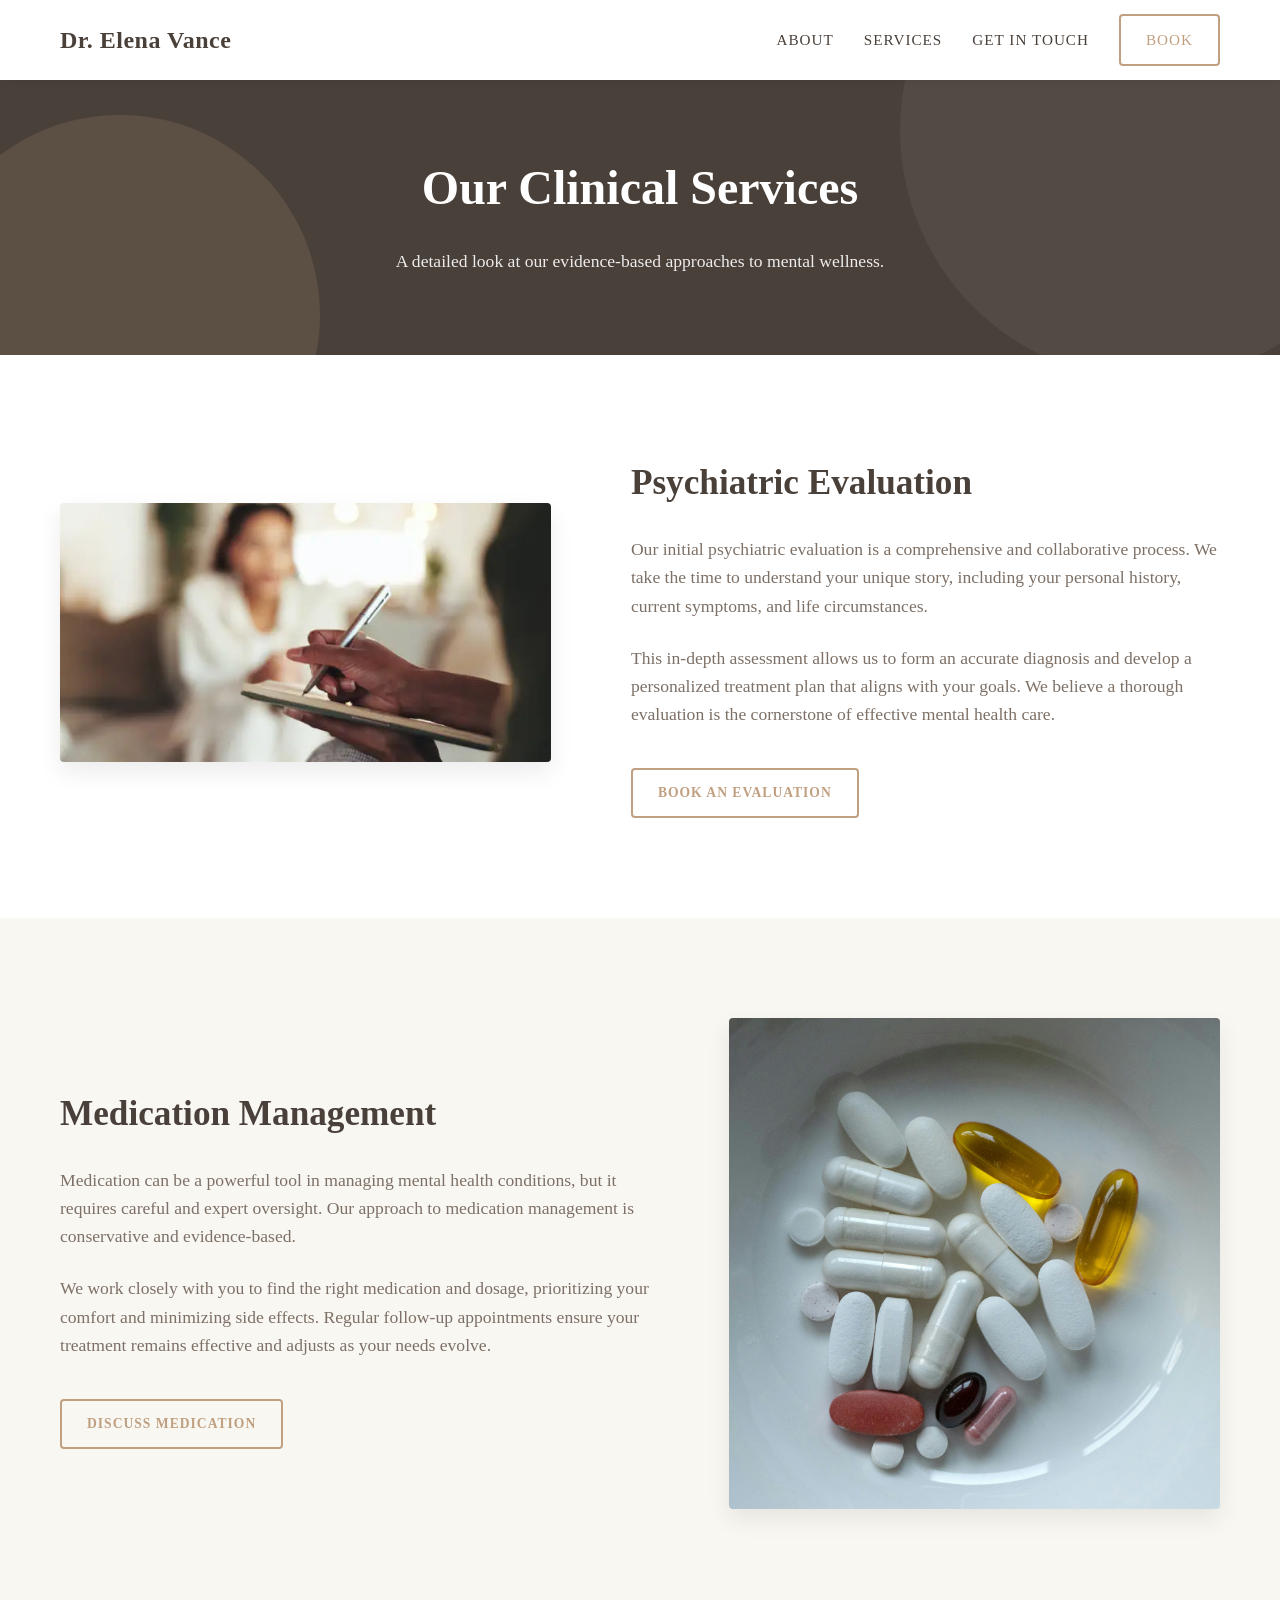
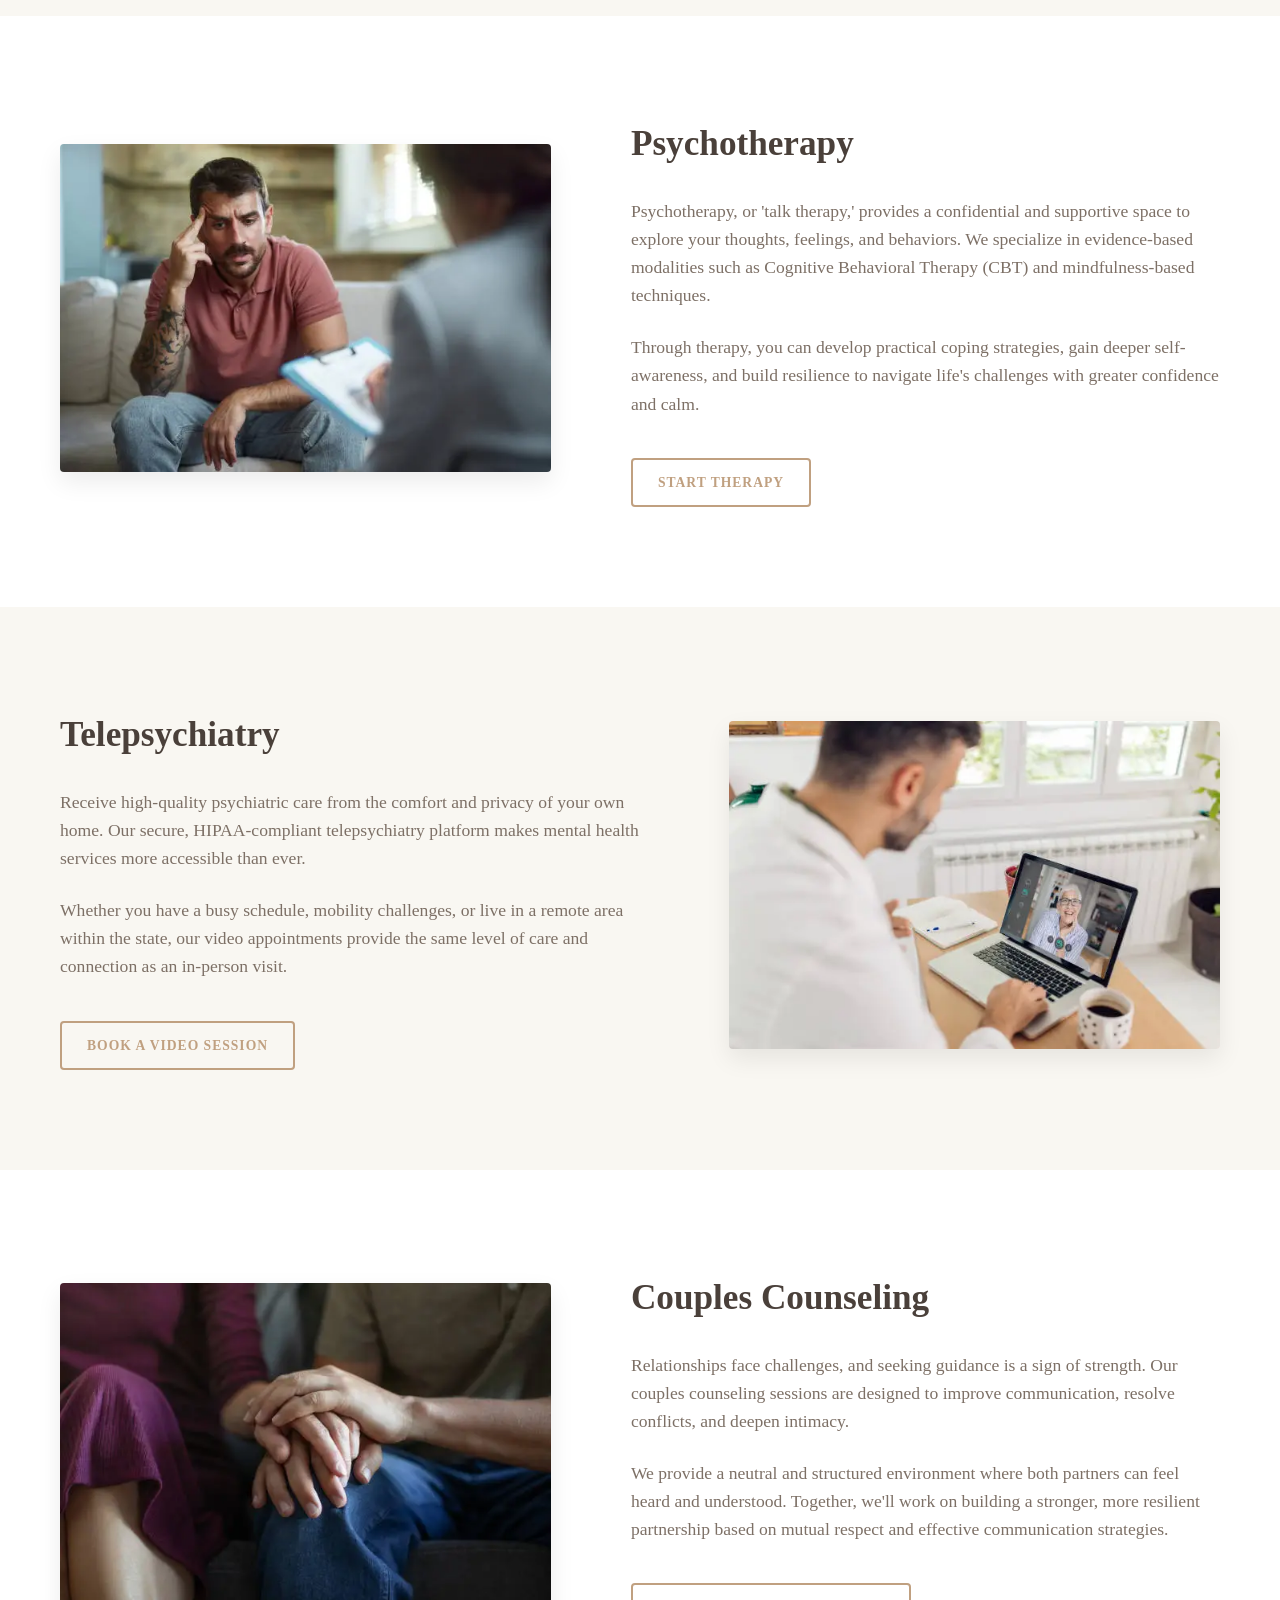
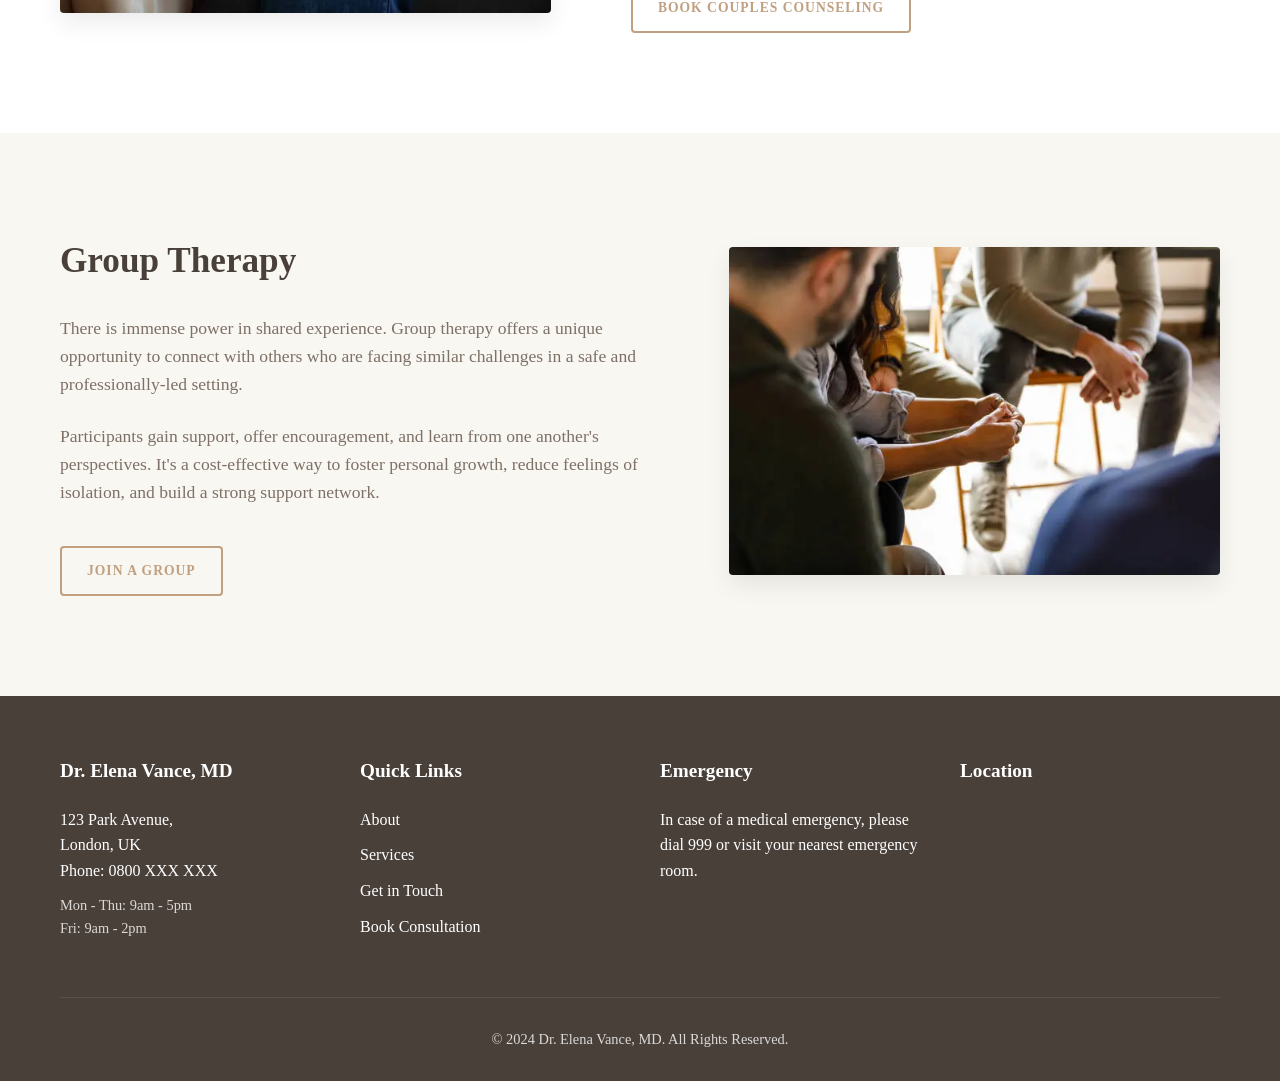
<file: services.html>
<!DOCTYPE html>
<html lang="en">
<head>
    <meta charset="UTF-8">
    <link rel="icon" type="image/svg+xml" href="favicon.svg">
    <meta name="viewport" content="width=device-width, initial-scale=1.0">
    <title>Clinical Services | Dr. Elena Vance</title>
    <link rel="stylesheet" href="styles.css">
</head>
<body>

    <header>
        <div class="container">
            <nav>
                <div class="logo"><a href="index.html">Dr. Elena Vance</a></div>
                <ul class="nav-links">
                    <li><a href="about.html">About</a></li>
                    <li><a href="services.html">Services</a></li>
                    <li><a href="contact.html">Get in Touch</a></li>
                    <li><a href="book.html" class="btn-primary">Book</a></li>
                </ul>
                <div class="burger">
                    <div class="line1"></div>
                    <div class="line2"></div>
                    <div class="line3"></div>
                </div>
            </nav>
        </div>
    </header>

    <section class="service-detail-header">
        <div class="container">
            <h1>Our Clinical Services</h1>
            <p style="max-width: 800px; margin: 20px auto 0; font-size: 1.1rem; opacity: 0.9;">A detailed look at our evidence-based approaches to mental wellness.</p>
        </div>
    </section>

    <main>
        <div id="evaluation" class="service-detail-item">
            <div class="container">
                <div class="service-detail-grid">
                    <div class="service-detail-image">
                        <img src="images/psychiartric-evaluation-service.webp" alt="Calm and professional office for psychiatric evaluation">
                    </div>
                    <div class="service-detail-text">
                        <h3>Psychiatric Evaluation</h3>
                        <p>Our initial psychiatric evaluation is a comprehensive and collaborative process. We take the time to understand your unique story, including your personal history, current symptoms, and life circumstances.</p>
                        <p>This in-depth assessment allows us to form an accurate diagnosis and develop a personalized treatment plan that aligns with your goals. We believe a thorough evaluation is the cornerstone of effective mental health care.</p>
                        <a href="contact.html" class="btn-primary">Book an Evaluation</a>
                    </div>
                </div>
            </div>
        </div>

        <div id="medication" class="service-detail-item">
            <div class="container">
                <div class="service-detail-grid">
                    <div class="service-detail-text">
                        <h3>Medication Management</h3>
                        <p>Medication can be a powerful tool in managing mental health conditions, but it requires careful and expert oversight. Our approach to medication management is conservative and evidence-based.</p>
                        <p>We work closely with you to find the right medication and dosage, prioritizing your comfort and minimizing side effects. Regular follow-up appointments ensure your treatment remains effective and adjusts as your needs evolve.</p>
                        <a href="contact.html" class="btn-primary">Discuss Medication</a>
                    </div>
                    <div class="service-detail-image">
                        <img src="images/medication-management-service.jpg" alt="Abstract image representing health and science for medication management">
                    </div>
                </div>
            </div>
        </div>

        <div id="psychotherapy" class="service-detail-item">
            <div class="container">
                <div class="service-detail-grid">
                    <div class="service-detail-image">
                        <img src="images/pyschotheorapy-service.webp" alt="Serene room setting for psychotherapy">
                    </div>
                    <div class="service-detail-text">
                        <h3>Psychotherapy</h3>
                        <p>Psychotherapy, or 'talk therapy,' provides a confidential and supportive space to explore your thoughts, feelings, and behaviors. We specialize in evidence-based modalities such as Cognitive Behavioral Therapy (CBT) and mindfulness-based techniques.</p>
                        <p>Through therapy, you can develop practical coping strategies, gain deeper self-awareness, and build resilience to navigate life's challenges with greater confidence and calm.</p>
                        <a href="contact.html" class="btn-primary">Start Therapy</a>
                    </div>
                </div>
            </div>
        </div>

        <div id="telepsychiatry" class="service-detail-item">
            <div class="container">
                <div class="service-detail-grid">
                    <div class="service-detail-text">
                        <h3>Telepsychiatry</h3>
                        <p>Receive high-quality psychiatric care from the comfort and privacy of your own home. Our secure, HIPAA-compliant telepsychiatry platform makes mental health services more accessible than ever.</p>
                        <p>Whether you have a busy schedule, mobility challenges, or live in a remote area within the state, our video appointments provide the same level of care and connection as an in-person visit.</p>
                        <a href="contact.html" class="btn-primary">Book a Video Session</a>
                    </div>
                    <div class="service-detail-image">
                        <img src="images/telepsychiatry-service.webp" alt="A person having a secure telepsychiatry session on a laptop">
                    </div>
                </div>
            </div>
        </div>

        <div id="couples" class="service-detail-item">
            <div class="container">
                <div class="service-detail-grid">
                    <div class="service-detail-image">
                        <img src="images/couples-councilling-service.webp" alt="Two people's hands clasped, symbolizing connection in couples counseling">
                    </div>
                    <div class="service-detail-text">
                        <h3>Couples Counseling</h3>
                        <p>Relationships face challenges, and seeking guidance is a sign of strength. Our couples counseling sessions are designed to improve communication, resolve conflicts, and deepen intimacy.</p>
                        <p>We provide a neutral and structured environment where both partners can feel heard and understood. Together, we'll work on building a stronger, more resilient partnership based on mutual respect and effective communication strategies.</p>
                        <a href="contact.html" class="btn-primary">Book Couples Counseling</a>
                    </div>
                </div>
            </div>
        </div>

        <div id="group" class="service-detail-item">
            <div class="container">
                <div class="service-detail-grid">
                    <div class="service-detail-text">
                        <h3>Group Therapy</h3>
                        <p>There is immense power in shared experience. Group therapy offers a unique opportunity to connect with others who are facing similar challenges in a safe and professionally-led setting.</p>
                        <p>Participants gain support, offer encouragement, and learn from one another's perspectives. It's a cost-effective way to foster personal growth, reduce feelings of isolation, and build a strong support network.</p>
                        <a href="contact.html" class="btn-primary">Join a Group</a>
                    </div>
                    <div class="service-detail-image">
                        <img src="images/group-therapy-service.webp" alt="Chairs in a circle for a group therapy session">
                    </div>
                </div>
            </div>
        </div>
    </main>

    <footer id="contact">
        <div class="container">
            <div class="footer-grid">
                <div class="footer-section">
                    <h4>Dr. Elena Vance, MD</h4>
                    <p>123 Park Avenue,<br>London, UK</p>
                    <p>Phone: 0800 XXX XXX</p>
                    <p style="margin-top: 10px; font-size: 0.9em; opacity: 0.8;">Mon - Thu: 9am - 5pm<br>Fri: 9am - 2pm</p>
                </div>
                <div class="footer-section">
                    <h4>Quick Links</h4>
                    <ul>
                        <li><a href="#about">About</a></li>
                        <li><a href="services.html">Services</a></li>
                        <li><a href="contact.html">Get in Touch</a></li>
                        <li><a href="book.html">Book Consultation</a></li>
                    </ul>
                </div>
                <div class="footer-section">
                    <h4>Emergency</h4>
                    <p>In case of a medical emergency, please dial 999 or visit your nearest emergency room.</p>
                </div>
                <div class="footer-section">
                    <h4>Location</h4>
                    <div class="footer-map">
                        <iframe src="https://www.google.com/maps/embed?pb=!1m18!1m12!1m3!1d158858.47340002653!2d-0.24168120642536509!3d51.52855824164916!2m3!1f0!2f0!3f0!3m2!1i1024!2i768!4f13.1!3m3!1m2!1s0x47d8a00baf21de75%3A0x52963a5addd52a99!2sLondon%2C%20UK!5e0!3m2!1sen!2sus!4v1700000000000!5m2!1sen!2sus" width="100%" height="150" style="border:0; border-radius: 4px;" allowfullscreen="" loading="lazy" referrerpolicy="no-referrer-when-downgrade"></iframe>
                    </div>
                </div>
            </div>
            <div class="copyright">
                <p>&copy; 2024 Dr. Elena Vance, MD. All Rights Reserved.</p>
            </div>
        </div>
    </footer>
    <script src="main.js"></script>
</body>
</html>
</file>
<file: styles.css>
:root {
    --primary-color: #4a403a; /* Deep Warm Taupe */
    --secondary-color: #8c7b75;
    --accent-color: #c0a080; /* Pastel Warm Tan */
    --bg-light: #f9f7f2; /* Light Cream */
    --text-dark: #4a403a;
    --text-light: #7d7066;
    --white: #ffffff;
}

* {
    margin: 0;
    padding: 0;
    box-sizing: border-box;
}

body {
    font-family:'meriweather', serif;
    line-height: 1.6;
    color: var(--text-dark);
    background-color: var(--white);
    overflow-x: hidden;
}

h1, h2, h3, h4 {
    font-family:'Merriweather', serif;
    color: var(--primary-color);
    margin-bottom: 1rem;
}

a {
    text-decoration: none;
    color: inherit;
    transition: color 0.3s ease;
}

/* Header */
header {
    background-color: var(--white);
    box-shadow: 0 2px 10px rgba(0,0,0,0.05);
    position: fixed;
    width: 100%;
    top: 0;
    z-index: 1000;
}

.container {
    max-width: 1200px;
    margin: 0 auto;
    padding: 0 20px;
}

nav {
    display: flex;
    justify-content: space-between;
    align-items: center;
    height: 80px;
}

.logo {
    font-size: 1.5rem;
    font-weight: 700;
    color: var(--primary-color);
    letter-spacing: 0.5px;
}

.logo a {
    color: var(--primary-color);
}

.nav-links {
    display: flex;
    list-style: none;
    align-items: center;
}

.nav-links li {
    margin-left: 30px;
}

.nav-links a {
    font-weight: 400;
    font-size: 0.95rem;
    text-transform: uppercase;
    letter-spacing: 1px;
}

.nav-links a:hover {
    color: var(--accent-color);
}

.nav-links a.btn-primary:hover {
    color: var(--white);
}

.burger {
    display: none;
    cursor: pointer;
}

.burger div {
    width: 25px;
    height: 3px;
    background-color: var(--primary-color);
    margin: 5px;
    transition: all 0.3s ease;
}

.btn-primary {
    background-color: transparent;
    color: var(--accent-color);
    padding: 12px 25px;
    border-radius: 4px;
    text-transform: uppercase;
    font-size: 0.85rem;
    letter-spacing: 1px;
    font-weight: 700;
    border: 2px solid var(--accent-color);
    cursor: pointer;
    transition: all 0.3s ease;
    display: inline-block;
}

.btn-primary:hover {
    background-color: var(--accent-color);
    color: var(--white);
}


/* Hero Section */
.hero {
    min-height: 90vh;
    background: linear-gradient(rgba(74, 64, 58, 0.65), rgba(74, 64, 58, 0.65)), url('images/psychiatrist-hero.jpg');
    background-size: cover;
    background-position: center;
    display: flex;
    align-items: center;
    color: var(--white);
    margin-top: 0;
    padding: 140px 0 80px;
}

.hero-split {
    display: grid;
    grid-template-columns: 1fr 1fr;
    gap: 60px;
    align-items: center;
}

.hero-text {
    text-align: left;
}

.hero-text h1 {
    font-size: 3rem;
    color: var(--white);
    margin-bottom: 1.5rem;
    line-height: 1.2;
    opacity: 0;
    transform: translateY(30px);
    animation: heroFadeUp 0.8s ease forwards;
    animation-delay: 0.2s;
}

.hero-text p {
    font-size: 1.15rem;
    margin-bottom: 2.5rem;
    font-weight: 300;
    opacity: 0;
    transform: translateY(30px);
    animation: heroFadeUp 0.8s ease forwards;
    animation-delay: 0.5s;
}

.hero-text .btn-primary {
    opacity: 0;
    transform: translateY(30px);
    animation: heroFadeUp 0.8s ease forwards;
    animation-delay: 0.8s;
}

@keyframes heroFadeUp {
    to {
        opacity: 1;
        transform: translateY(0);
    }
}

/* Hero Contact Form */
.hero-form-wrapper {
    background: rgba(255, 255, 255, 0.12);
    backdrop-filter: blur(10px);
    border: 1px solid rgba(255, 255, 255, 0.25);
    border-radius: 12px;
    padding: 40px 36px;
}

.hero-form-wrapper h3 {
    color: var(--white);
    font-size: 1.5rem;
    margin-bottom: 24px;
    text-align: center;
}

.hero-contact-form .form-group {
    margin-bottom: 14px;
}

.hero-contact-form input,
.hero-contact-form select,
.hero-contact-form textarea {
    width: 100%;
    padding: 12px 16px;
    border: 1px solid rgba(255, 255, 255, 0.35);
    border-radius: 6px;
    background: rgba(255, 255, 255, 0.15);
    color: var(--white);
    font-size: 0.95rem;
    font-family: inherit;
    outline: none;
    transition: border-color 0.3s, background 0.3s;
    box-sizing: border-box;
}

.hero-contact-form input::placeholder,
.hero-contact-form textarea::placeholder {
    color: rgba(255, 255, 255, 0.7);
}

.hero-contact-form select option {
    color: var(--text-dark);
    background: var(--white);
}

.hero-contact-form input:focus,
.hero-contact-form select:focus,
.hero-contact-form textarea:focus {
    border-color: rgba(255, 255, 255, 0.8);
    background: rgba(255, 255, 255, 0.22);
}

.hero-contact-form textarea {
    resize: vertical;
}

.btn-full {
    width: 100%;
    text-align: center;
    display: block;
    margin-top: 4px;
}

/* About Section */
.section {
    padding: 100px 0;
}

.about-grid {
    display: grid;
    grid-template-columns: 1fr 1fr;
    gap: 60px;
    align-items: center;
}

.about-image img {
    width: 100%;
    aspect-ratio: 1 / 1;
    object-fit: cover;
    border-radius: 50%;
    box-shadow: 0 15px 30px rgba(0,0,0,0.1);
}

.about-text h2 {
    font-size: 2.5rem;
    margin-bottom: 1.5rem;
}

.about-text p {
    margin-bottom: 1.5rem;
    color: var(--text-light);
    font-size: 1.1rem;
}

/* Services Section */
.bg-light {
    background-color: var(--bg-light);
}

#services {
    position: relative;
    overflow: hidden;
}

#services::before {
    content: '';
    position: absolute;
    top: -120px;
    right: -120px;
    width: 500px;
    height: 500px;
    border-radius: 50%;
    background: rgba(192, 160, 128, 0.1);
    pointer-events: none;
}

#services::after {
    content: '';
    position: absolute;
    bottom: -160px;
    left: -80px;
    width: 400px;
    height: 400px;
    border-radius: 50%;
    background: rgba(74, 64, 58, 0.06);
    pointer-events: none;
}

#services .container {
    position: relative;
    z-index: 1;
}

.credentials {
    position: relative;
    overflow: hidden;
}

.credentials::before {
    content: '';
    position: absolute;
    top: -120px;
    right: -120px;
    width: 500px;
    height: 500px;
    border-radius: 50%;
    background: rgba(192, 160, 128, 0.1);
    pointer-events: none;
}

.credentials::after {
    content: '';
    position: absolute;
    bottom: -160px;
    left: -80px;
    width: 400px;
    height: 400px;
    border-radius: 50%;
    background: rgba(74, 64, 58, 0.06);
    pointer-events: none;
}

.credentials .container {
    position: relative;
    z-index: 1;
}

.specialisations {
    position: relative;
    overflow: hidden;
}

.specialisations::before {
    content: '';
    position: absolute;
    top: -120px;
    right: -120px;
    width: 500px;
    height: 500px;
    border-radius: 50%;
    background: rgba(192, 160, 128, 0.1);
    pointer-events: none;
}

.specialisations::after {
    content: '';
    position: absolute;
    bottom: -160px;
    left: -80px;
    width: 400px;
    height: 400px;
    border-radius: 50%;
    background: rgba(74, 64, 58, 0.06);
    pointer-events: none;
}

.specialisations .container {
    position: relative;
    z-index: 1;
}

.section-header {
    text-align: center;
    margin-bottom: 60px;
}

.section-header h2 {
    font-size: 2.5rem;
}

.services-grid {
    display: flex;
    flex-direction: column;
    gap: 3px;
}

.service-card {
    display: grid;
    grid-template-columns: 420px 1fr;
    overflow: hidden;
    height: 260px;
    transition: opacity 0.8s ease-out, transform 0.8s ease-out;
    opacity: 0;
    background: var(--white);
}

.service-card:nth-child(even) {
    grid-template-columns: 1fr 420px;
}

.service-card:nth-child(even) .service-image {
    order: 2;
}

.service-card:nth-child(even) .service-card-content {
    order: 1;
}

.service-card.reveal-from-left {
    transform: translateX(-50px);
}

.service-card.reveal-from-right {
    transform: translateX(50px);
}

.service-card.active {
    opacity: 1;
    transform: translateX(0);
}

.service-image {
    width: 100%;
    height: 100%;
    object-fit: cover;
    display: block;
    transition: transform 0.6s ease;
}

.service-card:hover .service-image {
    transform: scale(1.04);
}

.service-card-content {
    display: flex;
    flex-direction: column;
    justify-content: center;
    gap: 0;
    padding: 0 52px;
    height: 260px;
    box-sizing: border-box;
    background: var(--white);
    transition: background 0.3s ease;
}

.service-card:hover .service-card-content {
    background: var(--bg-light);
}

.service-card h3 {
    font-size: 1.3rem;
    color: var(--text-dark);
    margin-bottom: 12px;
}

.service-card p {
    color: var(--text-light);
    font-size: 0.95rem;
    line-height: 1.7;
    margin-bottom: 18px;
}

.service-card-links {
    display: flex;
    align-items: center;
    gap: 24px;
}

.btn-card {
    display: inline-block;
    font-size: 0.8rem;
    font-weight: 600;
    letter-spacing: 0.1em;
    text-transform: uppercase;
    color: var(--accent-color);
    text-decoration: none;
    border-bottom: 1px solid var(--accent-color);
    padding-bottom: 2px;
    transition: color 0.2s, border-bottom-color 0.2s;
    width: fit-content;
}

.btn-card:hover {
    color: var(--text-dark);
    border-bottom-color: var(--text-dark);
}

.btn-card-info {
    display: inline-block;
    font-size: 0.8rem;
    font-weight: 500;
    letter-spacing: 0.08em;
    text-transform: uppercase;
    color: var(--text-light);
    text-decoration: none;
    border-bottom: 1px solid var(--text-light);
    padding-bottom: 2px;
    transition: color 0.2s, border-bottom-color 0.2s;
}

.btn-card-info:hover {
    color: var(--text-dark);
    border-bottom-color: var(--text-dark);
}

/* Reviews Section */
.reviews-grid {
    display: grid;
    grid-template-columns: repeat(auto-fit, minmax(300px, 1fr));
    gap: 30px;
}

.review-card {
    background: var(--white);
    padding: 30px;
    border-radius: 4px;
    box-shadow: 0 5px 15px rgba(0,0,0,0.05);
    text-align: center;
    border-top: 4px solid var(--accent-color);
}

.stars {
    color: #eebb99; /* Soft pastel orange/gold */
    margin-bottom: 15px;
    font-size: 0.9rem;
}

.review-card p {
    font-style: italic;
    margin-bottom: 20px;
    color: var(--text-light);
}

.review-card h4 {
    margin-bottom: 0;
    font-size: 1rem;
}

/* Service Detail Page */
.service-detail-header {
    background: var(--primary-color);
    text-align: center;
    padding: 150px 0 80px 0;
    color: var(--white);
    position: relative;
    overflow: hidden;
}

.service-detail-header::before {
    content: '';
    position: absolute;
    top: -120px;
    right: -120px;
    width: 500px;
    height: 500px;
    border-radius: 50%;
    background: rgba(255,255,255,0.05);
}

.service-detail-header::after {
    content: '';
    position: absolute;
    bottom: -160px;
    left: -80px;
    width: 400px;
    height: 400px;
    border-radius: 50%;
    background: rgba(192, 160, 128, 0.15);
}

.service-detail-header .container {
    position: relative;
    z-index: 1;
}

.service-detail-header h1 {
    font-size: 3rem;
    color: var(--white);
}

.service-detail-item {
    padding: 100px 0;
}

.service-detail-item:nth-child(even) {
    background-color: var(--bg-light);
}

.service-detail-grid {
    display: grid;
    grid-template-columns: 1fr 1.2fr;
    gap: 80px;
    align-items: center;
    opacity: 0;
    transition: opacity 0.8s ease-out, transform 0.8s ease-out;
}

.service-detail-grid.reveal-from-left {
    transform: translateX(-50px);
}

.service-detail-grid.reveal-from-right {
    transform: translateX(50px);
}

.service-detail-grid.active {
    opacity: 1;
    transform: translateX(0);
}

.service-detail-item:nth-child(even) .service-detail-grid {
    grid-template-columns: 1.2fr 1fr;
}

.service-detail-image img {
    width: 100%;
    border-radius: 4px;
    box-shadow: 0 10px 25px rgba(0,0,0,0.08);
}

.service-detail-text h3 {
    font-size: 2.2rem;
    margin-bottom: 1.5rem;
}

.service-detail-text p {
    margin-bottom: 1.5rem;
    color: var(--text-light);
    font-size: 1.1rem;
}

.service-detail-text .btn-primary {
    margin-top: 1rem;
}

/* About Page */
.about-header {
    background: var(--primary-color);
    text-align: center;
    padding: 150px 0 80px 0;
    color: var(--white);
    position: relative;
    overflow: hidden;
}

.about-header::before {
    content: '';
    position: absolute;
    top: -120px;
    right: -120px;
    width: 500px;
    height: 500px;
    border-radius: 50%;
    background: rgba(255,255,255,0.05);
}

.about-header::after {
    content: '';
    position: absolute;
    bottom: -160px;
    left: -80px;
    width: 400px;
    height: 400px;
    border-radius: 50%;
    background: rgba(192, 160, 128, 0.15);
}

.about-header .container {
    position: relative;
    z-index: 1;
}

.about-header h1 {
    font-size: 3rem;
    color: var(--white);
}

.about-bio-grid {
    display: grid;
    grid-template-columns: 1fr 1.5fr;
    gap: 80px;
    align-items: center;
}

.about-bio-image img {
    width: 100%;
    aspect-ratio: 1;
    object-fit: cover;
    border-radius: 50%;
    box-shadow: 0 15px 40px rgba(0,0,0,0.1);
}

.about-bio-text h2 {
    font-size: 2.2rem;
    margin-bottom: 1.5rem;
}

.about-bio-text .lead {
    font-size: 1.2rem;
    color: var(--primary-color);
    font-weight: 500;
    margin-bottom: 1.5rem;
}

.about-bio-text p {
    color: var(--text-light);
    margin-bottom: 1.2rem;
    font-size: 1.05rem;
    line-height: 1.8;
}

/* Credentials */
.credentials-grid {
    display: grid;
    grid-template-columns: repeat(4, 1fr);
    gap: 30px;
}

.credential-card {
    background: var(--white);
    padding: 35px 25px;
    border-radius: 8px;
    text-align: center;
    box-shadow: 0 5px 20px rgba(0,0,0,0.05);
    transition: transform 0.3s ease;
}

.credential-card:hover {
    transform: translateY(-5px);
}

.credential-icon {
    width: 70px;
    height: 70px;
    background: var(--bg-light);
    border-radius: 50%;
    display: flex;
    align-items: center;
    justify-content: center;
    margin: 0 auto 20px;
}

.credential-icon i {
    font-size: 1.8rem;
    color: var(--accent-color);
}

.credential-card h3 {
    font-size: 1.1rem;
    margin-bottom: 10px;
}

.credential-institution {
    color: var(--accent-color);
    font-weight: 600;
    font-size: 0.9rem;
    margin-bottom: 8px;
}

.credential-detail {
    color: var(--text-light);
    font-size: 0.9rem;
    margin-bottom: 10px;
}

.credential-year {
    color: var(--text-light);
    font-size: 0.85rem;
    opacity: 0.8;
}

/* Timeline */
.timeline {
    position: relative;
    max-width: 800px;
    margin: 0 auto;
    padding-left: 40px;
}

.timeline::before {
    content: '';
    position: absolute;
    left: 0;
    top: 0;
    bottom: 0;
    width: 3px;
    background: var(--accent-color);
}

.timeline-item {
    position: relative;
    padding-bottom: 50px;
}

.timeline-item:last-child {
    padding-bottom: 0;
}

.timeline-marker {
    position: absolute;
    left: -47px;
    top: 5px;
    width: 16px;
    height: 16px;
    background: var(--accent-color);
    border-radius: 50%;
    border: 3px solid var(--white);
    box-shadow: 0 0 0 3px var(--accent-color);
}

.timeline-content {
    background: var(--bg-light);
    padding: 30px;
    border-radius: 8px;
}

.timeline-date {
    display: inline-block;
    background: var(--accent-color);
    color: var(--white);
    padding: 5px 15px;
    border-radius: 20px;
    font-size: 0.85rem;
    font-weight: 600;
    margin-bottom: 15px;
}

.timeline-content h3 {
    font-size: 1.3rem;
    margin-bottom: 5px;
}

.timeline-place {
    color: var(--accent-color);
    font-weight: 600;
    margin-bottom: 15px;
}

.timeline-content p:last-child {
    color: var(--text-light);
    margin-bottom: 0;
}

/* Specialisations */
.specialisations-grid {
    display: grid;
    grid-template-columns: repeat(4, 1fr);
    gap: 25px;
}

.specialisation-item {
    background: var(--white);
    padding: 30px 20px;
    border-radius: 8px;
    text-align: center;
    box-shadow: 0 5px 15px rgba(0,0,0,0.05);
    transition: all 0.3s ease;
}

.specialisation-item:hover {
    transform: translateY(-5px);
    box-shadow: 0 10px 25px rgba(0,0,0,0.1);
}

.specialisation-item i {
    font-size: 2rem;
    color: var(--accent-color);
    margin-bottom: 15px;
}

.specialisation-item h4 {
    font-size: 1rem;
    margin: 0;
}

/* Philosophy */
.philosophy-content {
    max-width: 800px;
    margin: 0 auto;
    text-align: center;
}

.philosophy-quote {
    margin-bottom: 20px;
}

.philosophy-quote i {
    font-size: 3rem;
    color: var(--accent-color);
    opacity: 0.5;
}

.philosophy-content blockquote {
    font-size: 1.4rem;
    font-style: italic;
    color: var(--text-dark);
    line-height: 1.8;
    margin-bottom: 20px;
}

.philosophy-author {
    color: var(--accent-color);
    font-weight: 600;
    font-size: 1.1rem;
}

/* Memberships */
.memberships {
    position: relative;
    overflow: hidden;
}

.memberships::before {
    content: '';
    position: absolute;
    top: -120px;
    right: -120px;
    width: 500px;
    height: 500px;
    border-radius: 50%;
    background: rgba(192, 160, 128, 0.1);
    pointer-events: none;
}

.memberships::after {
    content: '';
    position: absolute;
    bottom: -160px;
    left: -80px;
    width: 400px;
    height: 400px;
    border-radius: 50%;
    background: rgba(74, 64, 58, 0.06);
    pointer-events: none;
}

.memberships .container {
    position: relative;
    z-index: 1;
}

.memberships-grid {
    display: grid;
    grid-template-columns: repeat(4, 1fr);
    gap: 30px;
}

.membership-item {
    background: var(--white);
    padding: 30px;
    border-radius: 8px;
    text-align: center;
    box-shadow: 0 5px 15px rgba(0,0,0,0.05);
}

.membership-item i {
    font-size: 2.5rem;
    color: var(--accent-color);
    margin-bottom: 15px;
}

.membership-item p {
    color: var(--text-light);
    font-size: 0.95rem;
    margin: 0;
}

/* About CTA */
.about-cta {
    background: linear-gradient(rgba(74, 64, 58, 0.9), rgba(74, 64, 58, 0.9)), url('images/psychiatrist-hero.jpg');
    background-size: cover;
    background-position: center;
    text-align: center;
    color: var(--white);
}

.cta-content h2 {
    color: var(--white);
    font-size: 2.5rem;
    margin-bottom: 15px;
}

.cta-content p {
    font-size: 1.2rem;
    opacity: 0.9;
    margin-bottom: 30px;
}

/* Contact Page */
.contact-header {
    background: linear-gradient(rgba(74, 64, 58, 0.75), rgba(74, 64, 58, 0.75)), url('images/psychiatrist-hero.jpg');
    background-size: cover;
    background-position: center;
    text-align: center;
    padding: 150px 0 80px 0;
    color: var(--white);
    position: relative;
    overflow: hidden;
}

.contact-header::before {
    content: '';
    position: absolute;
    top: -120px;
    right: -120px;
    width: 500px;
    height: 500px;
    border-radius: 50%;
    background: rgba(255,255,255,0.05);
}

.contact-header::after {
    content: '';
    position: absolute;
    bottom: -160px;
    left: -80px;
    width: 400px;
    height: 400px;
    border-radius: 50%;
    background: rgba(192, 160, 128, 0.15);
}

.contact-header .container {
    position: relative;
    z-index: 1;
}

.contact-header h1 {
    font-size: 3rem;
    color: var(--white);
}

.contact-grid {
    display: grid;
    grid-template-columns: 1.5fr 1fr;
    gap: 80px;
}

.contact-form-container h3 {
    font-size: 2.2rem;
    margin-bottom: 1rem;
}

.contact-form-container p {
    margin-bottom: 2rem;
    color: var(--text-light);
}

.contact-form .form-group {
    margin-bottom: 1.5rem;
}

.contact-form .form-row {
    display: grid;
    grid-template-columns: 1fr 1fr;
    gap: 20px;
}

.contact-form label {
    display: block;
    margin-bottom: 0.5rem;
    font-weight: 600;
    font-size: 0.9rem;
}

.contact-form label .required {
    color: #d9534f;
}

.contact-form input,
.contact-form textarea,
.contact-form select {
    width: 100%;
    padding: 14px;
    border: 1px solid #ddd;
    border-radius: 4px;
    font-family: inherit;
    font-size: 1rem;
    background-color: var(--white);
    transition: border-color 0.3s ease, box-shadow 0.3s ease;
}

.contact-form input::placeholder,
.contact-form textarea::placeholder {
    color: #aaa;
}

.contact-form input:focus,
.contact-form textarea:focus,
.contact-form select:focus {
    outline: none;
    border-color: var(--accent-color);
    box-shadow: 0 0 0 3px rgba(192, 160, 128, 0.15);
}

.contact-form select {
    cursor: pointer;
    appearance: none;
    background-image: url("data:image/svg+xml,%3Csvg xmlns='http://www.w3.org/2000/svg' width='12' height='12' viewBox='0 0 12 12'%3E%3Cpath fill='%234a403a' d='M6 8L1 3h10z'/%3E%3C/svg%3E");
    background-repeat: no-repeat;
    background-position: right 14px center;
    padding-right: 40px;
}

.contact-form .radio-group {
    display: flex;
    gap: 30px;
    margin-top: 0.5rem;
}

.contact-form .radio-label {
    display: flex;
    align-items: center;
    font-weight: 400;
    cursor: pointer;
}

.contact-form .radio-label input[type="radio"] {
    width: auto;
    margin-right: 8px;
    accent-color: var(--accent-color);
}

.contact-form .checkbox-group {
    margin-top: 0.5rem;
}

.contact-form .checkbox-label {
    display: flex;
    align-items: flex-start;
    font-weight: 400;
    cursor: pointer;
    line-height: 1.5;
}

.contact-form .checkbox-label input[type="checkbox"] {
    width: auto;
    margin-right: 10px;
    margin-top: 4px;
    accent-color: var(--accent-color);
}

.contact-form .checkbox-label a {
    color: var(--accent-color);
    text-decoration: underline;
}

.contact-form button {
    width: 100%;
    padding: 16px;
    font-size: 1rem;
    display: flex;
    align-items: center;
    justify-content: center;
    gap: 10px;
}

.contact-form button i {
    font-size: 0.9rem;
}

.contact-info-container {
    background-color: var(--bg-light);
    padding: 40px;
    border-radius: 4px;
}

.contact-info-container h3 {
    font-size: 1.8rem;
    margin-bottom: 2rem;
}

.contact-info-item {
    display: flex;
    align-items: flex-start;
    margin-bottom: 2rem;
}

.contact-info-item i {
    font-size: 1.5rem;
    color: var(--accent-color);
    margin-right: 20px;
    margin-top: 5px;
    width: 25px;
    text-align: center;
}

.contact-info-item h4 {
    font-size: 1.1rem;
    margin-bottom: 0.5rem;
    color: var(--primary-color);
}

.contact-info-item p {
    color: var(--text-light);
    line-height: 1.5;
}

.contact-info-item.emergency {
    background-color: #fff0f0;
    padding: 15px;
    border-radius: 4px;
    border-left: 4px solid #d9534f;
}

.contact-info-item.emergency i {
    color: #d9534f;
}

/* Booking Page */
.booking-header {
    background: var(--primary-color);
    text-align: center;
    padding: 150px 0 80px 0;
    color: var(--white);
    position: relative;
    overflow: hidden;
}

.booking-header::before {
    content: '';
    position: absolute;
    top: -120px;
    right: -120px;
    width: 500px;
    height: 500px;
    border-radius: 50%;
    background: rgba(255,255,255,0.05);
}

.booking-header::after {
    content: '';
    position: absolute;
    bottom: -160px;
    left: -80px;
    width: 400px;
    height: 400px;
    border-radius: 50%;
    background: rgba(192, 160, 128, 0.15);
}

.booking-header .container {
    position: relative;
    z-index: 1;
}

.booking-header h1 {
    font-size: 3rem;
    color: var(--white);
}

.booking-container {
    max-width: 900px;
    margin: 0 auto;
}

.booking-steps {
    display: flex;
    justify-content: center;
    margin-bottom: 50px;
    position: relative;
}

.booking-steps::before {
    content: '';
    position: absolute;
    top: 20px;
    left: 50%;
    transform: translateX(-50%);
    width: 60%;
    height: 2px;
    background: #ddd;
    z-index: 0;
}

.step {
    display: flex;
    flex-direction: column;
    align-items: center;
    position: relative;
    z-index: 1;
    padding: 0 30px;
}

.step-number {
    width: 40px;
    height: 40px;
    border-radius: 50%;
    background: #ddd;
    color: #999;
    display: flex;
    align-items: center;
    justify-content: center;
    font-weight: 700;
    margin-bottom: 10px;
    transition: all 0.3s ease;
}

.step.active .step-number {
    background: var(--accent-color);
    color: var(--white);
}

.step.completed .step-number {
    background: var(--primary-color);
    color: var(--white);
}

.step-label {
    font-size: 0.85rem;
    color: var(--text-light);
    white-space: nowrap;
}

.step.active .step-label {
    color: var(--primary-color);
    font-weight: 600;
}

.booking-step-content {
    background: var(--white);
    padding: 40px;
    border-radius: 8px;
    box-shadow: 0 5px 20px rgba(0,0,0,0.08);
}

.booking-step-content.hidden {
    display: none;
}

.booking-step-content h3 {
    text-align: center;
    margin-bottom: 30px;
    font-size: 1.5rem;
}

/* Service Options */
.service-options {
    display: flex;
    flex-direction: column;
    gap: 15px;
    margin-bottom: 30px;
}

.service-option {
    cursor: pointer;
}

.service-option input {
    display: none;
}

.service-option-content {
    border: 2px solid #eee;
    border-radius: 8px;
    padding: 20px;
    transition: all 0.3s ease;
}

.service-option:hover .service-option-content {
    border-color: var(--accent-color);
}

.service-option input:checked + .service-option-content {
    border-color: var(--accent-color);
    background-color: rgba(192, 160, 128, 0.05);
}

.service-option-header {
    display: flex;
    justify-content: space-between;
    align-items: center;
    margin-bottom: 8px;
}

.service-option-header h4 {
    margin: 0;
    font-size: 1.1rem;
}

.service-option-content .duration {
    color: var(--accent-color);
    font-size: 0.9rem;
    font-weight: 600;
}

.service-option-content p {
    margin: 0;
    color: var(--text-light);
    font-size: 0.95rem;
}

/* Calendar */
.datetime-grid {
    display: grid;
    grid-template-columns: 1fr 1fr;
    gap: 40px;
    margin-bottom: 30px;
}

.calendar-container {
    background: var(--bg-light);
    border-radius: 8px;
    padding: 20px;
}

.calendar-header {
    display: flex;
    justify-content: space-between;
    align-items: center;
    margin-bottom: 20px;
}

.calendar-header h4 {
    margin: 0;
    font-size: 1.1rem;
}

.calendar-nav {
    background: none;
    border: none;
    cursor: pointer;
    padding: 8px 12px;
    color: var(--primary-color);
    border-radius: 4px;
    transition: background 0.3s ease;
}

.calendar-nav:hover {
    background: rgba(0,0,0,0.05);
}

.calendar-weekdays {
    display: grid;
    grid-template-columns: repeat(7, 1fr);
    text-align: center;
    margin-bottom: 10px;
}

.calendar-weekdays span {
    font-size: 0.8rem;
    font-weight: 600;
    color: var(--text-light);
    padding: 5px;
}

.calendar-days {
    display: grid;
    grid-template-columns: repeat(7, 1fr);
    gap: 5px;
}

.calendar-day {
    aspect-ratio: 1;
    display: flex;
    align-items: center;
    justify-content: center;
    font-size: 0.9rem;
    border-radius: 50%;
    cursor: default;
    transition: all 0.2s ease;
}

.calendar-day.empty {
    visibility: hidden;
}

.calendar-day.past,
.calendar-day.weekend {
    color: #ccc;
}

.calendar-day.today {
    font-weight: 700;
    color: var(--accent-color);
}

.calendar-day.available {
    cursor: pointer;
}

.calendar-day.available:hover {
    background: rgba(192, 160, 128, 0.2);
}

.calendar-day.selected {
    background: var(--accent-color);
    color: var(--white);
    font-weight: 600;
}

/* Time Slots */
.timeslots-container h4 {
    margin-bottom: 20px;
    font-size: 1.1rem;
}

.no-date-selected {
    color: var(--text-light);
    text-align: center;
    padding: 40px 20px;
}

.timeslots-grid {
    display: grid;
    grid-template-columns: repeat(2, 1fr);
    gap: 10px;
}

.timeslot {
    padding: 12px 15px;
    border: 2px solid #eee;
    border-radius: 6px;
    background: var(--white);
    cursor: pointer;
    font-size: 0.95rem;
    font-family: inherit;
    transition: all 0.2s ease;
    position: relative;
}

.timeslot.available:hover {
    border-color: var(--accent-color);
}

.timeslot.selected {
    border-color: var(--accent-color);
    background: var(--accent-color);
    color: var(--white);
}

.timeslot.booked {
    background: #f5f5f5;
    color: #999;
    cursor: not-allowed;
    border-color: #eee;
}

.timeslot .booked-label {
    display: block;
    font-size: 0.7rem;
    text-transform: uppercase;
    margin-top: 2px;
    opacity: 0.7;
}

/* Booking Summary */
.booking-summary {
    background: var(--bg-light);
    padding: 20px;
    border-radius: 8px;
    margin-bottom: 30px;
}

.booking-summary h4 {
    margin-bottom: 15px;
    color: var(--primary-color);
}

.booking-summary h4 i {
    color: var(--accent-color);
    margin-right: 10px;
}

.booking-summary p {
    margin: 8px 0;
    color: var(--text-light);
}

/* Booking Form */
.booking-form .form-row {
    display: grid;
    grid-template-columns: 1fr 1fr;
    gap: 20px;
}

.booking-form .form-group {
    margin-bottom: 1.5rem;
}

.booking-form label {
    display: block;
    margin-bottom: 0.5rem;
    font-weight: 600;
    font-size: 0.9rem;
}

.booking-form label .required {
    color: #d9534f;
}

.booking-form input,
.booking-form textarea {
    width: 100%;
    padding: 12px;
    border: 1px solid #ddd;
    border-radius: 4px;
    font-family: inherit;
    font-size: 1rem;
    transition: border-color 0.3s ease, box-shadow 0.3s ease;
}

.booking-form input:focus,
.booking-form textarea:focus {
    outline: none;
    border-color: var(--accent-color);
    box-shadow: 0 0 0 3px rgba(192, 160, 128, 0.15);
}

.booking-form .checkbox-group {
    margin-top: 0.5rem;
}

.booking-form .checkbox-label {
    display: flex;
    align-items: flex-start;
    font-weight: 400;
    cursor: pointer;
    line-height: 1.5;
}

.booking-form .checkbox-label input[type="checkbox"] {
    width: auto;
    margin-right: 10px;
    margin-top: 4px;
    accent-color: var(--accent-color);
}

.booking-form .checkbox-label a {
    color: var(--accent-color);
}

/* Booking Navigation */
.booking-nav {
    display: flex;
    justify-content: space-between;
    align-items: center;
    margin-top: 30px;
    padding-top: 20px;
    border-top: 1px solid #eee;
}

.booking-nav .btn-primary,
.booking-nav .btn-secondary {
    display: inline-flex;
    align-items: center;
    gap: 8px;
}

.btn-secondary {
    background-color: transparent;
    color: var(--text-light);
    padding: 12px 25px;
    border-radius: 4px;
    font-size: 0.85rem;
    font-weight: 600;
    border: 2px solid #ddd;
    cursor: pointer;
    transition: all 0.3s ease;
}

.btn-secondary:hover {
    border-color: var(--primary-color);
    color: var(--primary-color);
}

/* Confirmation Modal */
.modal-overlay {
    position: fixed;
    top: 0;
    left: 0;
    right: 0;
    bottom: 0;
    background: rgba(0,0,0,0.5);
    display: flex;
    align-items: center;
    justify-content: center;
    z-index: 2000;
    padding: 20px;
}

.modal-overlay.hidden {
    display: none;
}

.modal {
    background: var(--white);
    padding: 50px;
    border-radius: 12px;
    text-align: center;
    max-width: 500px;
    width: 100%;
    animation: modalIn 0.3s ease;
}

@keyframes modalIn {
    from {
        opacity: 0;
        transform: scale(0.9);
    }
    to {
        opacity: 1;
        transform: scale(1);
    }
}

.modal-icon {
    font-size: 4rem;
    color: #5cb85c;
    margin-bottom: 20px;
}

.modal h2 {
    margin-bottom: 10px;
    color: var(--primary-color);
}

.modal-details {
    background: var(--bg-light);
    padding: 20px;
    border-radius: 8px;
    margin: 25px 0;
    text-align: left;
}

.modal-details p {
    margin: 8px 0;
}

.modal-note {
    font-size: 0.9rem;
    color: var(--text-light);
    margin-bottom: 25px;
}

/* Footer */
footer {
    background-color: var(--primary-color);
    color: var(--white);
    padding: 60px 0 30px 0;
}

.footer-grid {
    display: grid;
    grid-template-columns: repeat(auto-fit, minmax(250px, 1fr));
    gap: 40px;
    margin-bottom: 40px;
}

.footer-section h4 {
    color: var(--white);
    margin-bottom: 20px;
    font-size: 1.2rem;
}

.footer-section ul {
    list-style: none;
}

.footer-section ul li {
    margin-bottom: 10px;
}

.footer-section ul li a:hover {
    color: var(--accent-color);
}

.footer-map {
    border-radius: 4px;
    overflow: hidden;
}

.footer-map iframe {
    display: block;
}

.copyright {
    text-align: center;
    border-top: 1px solid rgba(255,255,255,0.1);
    padding-top: 30px;
    font-size: 0.9rem;
    opacity: 0.8;
}

/* Responsive */
@media (max-width: 768px) {
    .nav-links {
        position: absolute;
        right: 0px;
        height: 92vh;
        top: 80px;
        background-color: var(--white);
        display: flex;
        flex-direction: column;
        align-items: center;
        justify-content: flex-start;
        padding-top: 50px;
        width: 100%;
        transform: translateX(100%);
        transition: transform 0.3s ease-in;
    }
    
    .nav-links li {
        margin: 20px 0;
        opacity: 0;
    }

    .burger {
        display: block;
    }
    
    .hero-split {
        grid-template-columns: 1fr;
        gap: 40px;
    }

    .hero-text {
        text-align: center;
    }

    .hero-text h1 {
        font-size: 2.2rem;
    }

    .about-grid {
        grid-template-columns: 1fr;
    }

    .about-text {
        text-align: center;
    }

    .hero {
        height: auto;
        padding: 120px 0 80px 0;
    }

    .services-grid {
        gap: 3px;
    }

    .service-card,
    .service-card:nth-child(even) {
        grid-template-columns: 1fr;
        height: auto;
    }

    .service-card:nth-child(even) .service-image,
    .service-card:nth-child(even) .service-card-content {
        order: unset;
    }

    .service-image {
        height: 220px;
    }

    .service-card-content {
        padding: 28px 24px;
    }

    .service-detail-grid,
    .service-detail-item:nth-child(even) .service-detail-grid {
        grid-template-columns: 1fr;
        gap: 40px;
    }

    .service-detail-item:nth-child(even) .service-detail-image {
        grid-row: 1; /* Ensure image is always on top on mobile */
    }

    .contact-grid {
        grid-template-columns: 1fr;
        gap: 60px;
    }

    .contact-form .form-row {
        grid-template-columns: 1fr;
        gap: 0;
    }

    /* About page responsive */
    .about-bio-grid {
        grid-template-columns: 1fr;
        gap: 40px;
    }

    .about-bio-image {
        max-width: 300px;
        margin: 0 auto;
    }

    .credentials-grid {
        grid-template-columns: 1fr;
    }

    .specialisations-grid {
        grid-template-columns: 1fr;
    }

    .memberships-grid {
        grid-template-columns: repeat(2, 1fr);
    }

    .membership-item {
        padding: 24px 20px;
    }

    .timeline {
        padding-left: 30px;
    }

    .timeline-marker {
        left: -37px;
    }

    .philosophy-content blockquote {
        font-size: 1.1rem;
    }

    .cta-content h2 {
        font-size: 1.8rem;
    }

    /* Booking page responsive */
    .booking-steps {
        flex-wrap: wrap;
        gap: 20px;
    }

    .booking-steps::before {
        display: none;
    }

    .step {
        padding: 0 15px;
    }

    .step-label {
        font-size: 0.75rem;
    }

    .booking-step-content {
        padding: 25px;
    }

    .datetime-grid {
        grid-template-columns: 1fr;
        gap: 30px;
    }

    .timeslots-grid {
        grid-template-columns: repeat(3, 1fr);
    }

    .booking-form .form-row {
        grid-template-columns: 1fr;
        gap: 0;
    }

    .booking-nav {
        flex-direction: column;
        gap: 15px;
    }

    .booking-nav .btn-primary,
    .booking-nav .btn-secondary {
        width: 100%;
        justify-content: center;
    }

    .modal {
        padding: 30px;
    }
}

.nav-active {
    transform: translateX(0%);
}

@keyframes navLinkFade {
    from {
        opacity: 0;
        transform: translateX(50px);
    }
    to {
        opacity: 1;
        transform: translateX(0px);
    }
}

.toggle .line1 {
    transform: rotate(-45deg) translate(-5px, 6px);
}
.toggle .line2 {
    opacity: 0;
}
.toggle .line3 {
    transform: rotate(45deg) translate(-5px, -6px);
}

@media (max-width: 480px) {
    .memberships-grid {
        grid-template-columns: 1fr;
    }

    .membership-item {
        padding: 20px;
    }
}
/*!
 * Font Awesome Free 6.0.0 by @fontawesome - https://fontawesome.com
 * License - https://fontawesome.com/license/free (Icons: CC BY 4.0, Fonts: SIL OFL 1.1, Code: MIT License)
 * Copyright 2022 Fonticons, Inc.
 */
.fa{font-family:var(--fa-style-family,"Font Awesome 6 Free");font-weight:var(--fa-style,900)}.fa,.fa-brands,.fa-duotone,.fa-light,.fa-regular,.fa-solid,.fa-thin,.fab,.fad,.fal,.far,.fas,.fat{-moz-osx-font-smoothing:grayscale;-webkit-font-smoothing:antialiased;display:var(--fa-display,inline-block);font-style:normal;font-variant:normal;line-height:1;text-rendering:auto}.fa-1x{font-size:1em}.fa-2x{font-size:2em}.fa-3x{font-size:3em}.fa-4x{font-size:4em}.fa-5x{font-size:5em}.fa-6x{font-size:6em}.fa-7x{font-size:7em}.fa-8x{font-size:8em}.fa-9x{font-size:9em}.fa-10x{font-size:10em}.fa-2xs{font-size:.625em;line-height:.1em;vertical-align:.225em}.fa-xs{font-size:.75em;line-height:.08333em;vertical-align:.125em}.fa-sm{font-size:.875em;line-height:.07143em;vertical-align:.05357em}.fa-lg{font-size:1.25em;line-height:.05em;vertical-align:-.075em}.fa-xl{font-size:1.5em;line-height:.04167em;vertical-align:-.125em}.fa-2xl{font-size:2em;line-height:.03125em;vertical-align:-.1875em}.fa-fw{text-align:center;width:1.25em}.fa-ul{list-style-type:none;margin-left:var(--fa-li-margin,2.5em);padding-left:0}.fa-ul>li{position:relative}.fa-li{left:calc(var(--fa-li-width, 2em)*-1);position:absolute;text-align:center;width:var(--fa-li-width,2em);line-height:inherit}.fa-border{border-radius:var(--fa-border-radius,.1em);border:var(--fa-border-width,.08em) var(--fa-border-style,solid) var(--fa-border-color,#eee);padding:var(--fa-border-padding,.2em .25em .15em)}.fa-pull-left{float:left;margin-right:var(--fa-pull-margin,.3em)}.fa-pull-right{float:right;margin-left:var(--fa-pull-margin,.3em)}.fa-beat{-webkit-animation-name:fa-beat;animation-name:fa-beat;-webkit-animation-delay:var(--fa-animation-delay,0);animation-delay:var(--fa-animation-delay,0);-webkit-animation-direction:var(--fa-animation-direction,normal);animation-direction:var(--fa-animation-direction,normal);-webkit-animation-duration:var(--fa-animation-duration,1s);animation-duration:var(--fa-animation-duration,1s);-webkit-animation-iteration-count:var(--fa-animation-iteration-count,infinite);animation-iteration-count:var(--fa-animation-iteration-count,infinite);-webkit-animation-timing-function:var(--fa-animation-timing,ease-in-out);animation-timing-function:var(--fa-animation-timing,ease-in-out)}.fa-bounce{-webkit-animation-name:fa-bounce;animation-name:fa-bounce;-webkit-animation-delay:var(--fa-animation-delay,0);animation-delay:var(--fa-animation-delay,0);-webkit-animation-direction:var(--fa-animation-direction,normal);animation-direction:var(--fa-animation-direction,normal);-webkit-animation-duration:var(--fa-animation-duration,1s);animation-duration:var(--fa-animation-duration,1s);-webkit-animation-iteration-count:var(--fa-animation-iteration-count,infinite);animation-iteration-count:var(--fa-animation-iteration-count,infinite);-webkit-animation-timing-function:var(--fa-animation-timing,cubic-bezier(.28,.84,.42,1));animation-timing-function:var(--fa-animation-timing,cubic-bezier(.28,.84,.42,1))}.fa-fade{-webkit-animation-name:fa-fade;animation-name:fa-fade;-webkit-animation-iteration-count:var(--fa-animation-iteration-count,infinite);animation-iteration-count:var(--fa-animation-iteration-count,infinite);-webkit-animation-timing-function:var(--fa-animation-timing,cubic-bezier(.4,0,.6,1));animation-timing-function:var(--fa-animation-timing,cubic-bezier(.4,0,.6,1))}.fa-beat-fade,.fa-fade{-webkit-animation-delay:var(--fa-animation-delay,0);animation-delay:var(--fa-animation-delay,0);-webkit-animation-direction:var(--fa-animation-direction,normal);animation-direction:var(--fa-animation-direction,normal);-webkit-animation-duration:var(--fa-animation-duration,1s);animation-duration:var(--fa-animation-duration,1s)}.fa-beat-fade{-webkit-animation-name:fa-beat-fade;animation-name:fa-beat-fade;-webkit-animation-iteration-count:var(--fa-animation-iteration-count,infinite);animation-iteration-count:var(--fa-animation-iteration-count,infinite);-webkit-animation-timing-function:var(--fa-animation-timing,cubic-bezier(.4,0,.6,1));animation-timing-function:var(--fa-animation-timing,cubic-bezier(.4,0,.6,1))}.fa-flip{-webkit-animation-name:fa-flip;animation-name:fa-flip;-webkit-animation-delay:var(--fa-animation-delay,0);animation-delay:var(--fa-animation-delay,0);-webkit-animation-direction:var(--fa-animation-direction,normal);animation-direction:var(--fa-animation-direction,normal);-webkit-animation-duration:var(--fa-animation-duration,1s);animation-duration:var(--fa-animation-duration,1s);-webkit-animation-iteration-count:var(--fa-animation-iteration-count,infinite);animation-iteration-count:var(--fa-animation-iteration-count,infinite);-webkit-animation-timing-function:var(--fa-animation-timing,ease-in-out);animation-timing-function:var(--fa-animation-timing,ease-in-out)}.fa-shake{-webkit-animation-name:fa-shake;animation-name:fa-shake;-webkit-animation-duration:var(--fa-animation-duration,1s);animation-duration:var(--fa-animation-duration,1s);-webkit-animation-iteration-count:var(--fa-animation-iteration-count,infinite);animation-iteration-count:var(--fa-animation-iteration-count,infinite);-webkit-animation-timing-function:var(--fa-animation-timing,linear);animation-timing-function:var(--fa-animation-timing,linear)}.fa-shake,.fa-spin{-webkit-animation-delay:var(--fa-animation-delay,0);animation-delay:var(--fa-animation-delay,0);-webkit-animation-direction:var(--fa-animation-direction,normal);animation-direction:var(--fa-animation-direction,normal)}.fa-spin{-webkit-animation-name:fa-spin;animation-name:fa-spin;-webkit-animation-duration:var(--fa-animation-duration,2s);animation-duration:var(--fa-animation-duration,2s);-webkit-animation-iteration-count:var(--fa-animation-iteration-count,infinite);animation-iteration-count:var(--fa-animation-iteration-count,infinite);-webkit-animation-timing-function:var(--fa-animation-timing,linear);animation-timing-function:var(--fa-animation-timing,linear)}.fa-spin-reverse{--fa-animation-direction:reverse}.fa-pulse,.fa-spin-pulse{-webkit-animation-name:fa-spin;animation-name:fa-spin;-webkit-animation-direction:var(--fa-animation-direction,normal);animation-direction:var(--fa-animation-direction,normal);-webkit-animation-duration:var(--fa-animation-duration,1s);animation-duration:var(--fa-animation-duration,1s);-webkit-animation-iteration-count:var(--fa-animation-iteration-count,infinite);animation-iteration-count:var(--fa-animation-iteration-count,infinite);-webkit-animation-timing-function:var(--fa-animation-timing,steps(8));animation-timing-function:var(--fa-animation-timing,steps(8))}@media (prefers-reduced-motion:reduce){.fa-beat,.fa-beat-fade,.fa-bounce,.fa-fade,.fa-flip,.fa-pulse,.fa-shake,.fa-spin,.fa-spin-pulse{-webkit-animation-delay:-1ms;animation-delay:-1ms;-webkit-animation-duration:1ms;animation-duration:1ms;-webkit-animation-iteration-count:1;animation-iteration-count:1;transition-delay:0s;transition-duration:0s}}@-webkit-keyframes fa-beat{0%,90%{-webkit-transform:scale(1);transform:scale(1)}45%{-webkit-transform:scale(var(--fa-beat-scale,1.25));transform:scale(var(--fa-beat-scale,1.25))}}@keyframes fa-beat{0%,90%{-webkit-transform:scale(1);transform:scale(1)}45%{-webkit-transform:scale(var(--fa-beat-scale,1.25));transform:scale(var(--fa-beat-scale,1.25))}}@-webkit-keyframes fa-bounce{0%{-webkit-transform:scale(1) translateY(0);transform:scale(1) translateY(0)}10%{-webkit-transform:scale(var(--fa-bounce-start-scale-x,1.1),var(--fa-bounce-start-scale-y,.9)) translateY(0);transform:scale(var(--fa-bounce-start-scale-x,1.1),var(--fa-bounce-start-scale-y,.9)) translateY(0)}30%{-webkit-transform:scale(var(--fa-bounce-jump-scale-x,.9),var(--fa-bounce-jump-scale-y,1.1)) translateY(var(--fa-bounce-height,-.5em));transform:scale(var(--fa-bounce-jump-scale-x,.9),var(--fa-bounce-jump-scale-y,1.1)) translateY(var(--fa-bounce-height,-.5em))}50%{-webkit-transform:scale(var(--fa-bounce-land-scale-x,1.05),var(--fa-bounce-land-scale-y,.95)) translateY(0);transform:scale(var(--fa-bounce-land-scale-x,1.05),var(--fa-bounce-land-scale-y,.95)) translateY(0)}57%{-webkit-transform:scale(1) translateY(var(--fa-bounce-rebound,-.125em));transform:scale(1) translateY(var(--fa-bounce-rebound,-.125em))}64%{-webkit-transform:scale(1) translateY(0);transform:scale(1) translateY(0)}to{-webkit-transform:scale(1) translateY(0);transform:scale(1) translateY(0)}}@keyframes fa-bounce{0%{-webkit-transform:scale(1) translateY(0);transform:scale(1) translateY(0)}10%{-webkit-transform:scale(var(--fa-bounce-start-scale-x,1.1),var(--fa-bounce-start-scale-y,.9)) translateY(0);transform:scale(var(--fa-bounce-start-scale-x,1.1),var(--fa-bounce-start-scale-y,.9)) translateY(0)}30%{-webkit-transform:scale(var(--fa-bounce-jump-scale-x,.9),var(--fa-bounce-jump-scale-y,1.1)) translateY(var(--fa-bounce-height,-.5em));transform:scale(var(--fa-bounce-jump-scale-x,.9),var(--fa-bounce-jump-scale-y,1.1)) translateY(var(--fa-bounce-height,-.5em))}50%{-webkit-transform:scale(var(--fa-bounce-land-scale-x,1.05),var(--fa-bounce-land-scale-y,.95)) translateY(0);transform:scale(var(--fa-bounce-land-scale-x,1.05),var(--fa-bounce-land-scale-y,.95)) translateY(0)}57%{-webkit-transform:scale(1) translateY(var(--fa-bounce-rebound,-.125em));transform:scale(1) translateY(var(--fa-bounce-rebound,-.125em))}64%{-webkit-transform:scale(1) translateY(0);transform:scale(1) translateY(0)}to{-webkit-transform:scale(1) translateY(0);transform:scale(1) translateY(0)}}@-webkit-keyframes fa-fade{50%{opacity:var(--fa-fade-opacity,.4)}}@keyframes fa-fade{50%{opacity:var(--fa-fade-opacity,.4)}}@-webkit-keyframes fa-beat-fade{0%,to{opacity:var(--fa-beat-fade-opacity,.4);-webkit-transform:scale(1);transform:scale(1)}50%{opacity:1;-webkit-transform:scale(var(--fa-beat-fade-scale,1.125));transform:scale(var(--fa-beat-fade-scale,1.125))}}@keyframes fa-beat-fade{0%,to{opacity:var(--fa-beat-fade-opacity,.4);-webkit-transform:scale(1);transform:scale(1)}50%{opacity:1;-webkit-transform:scale(var(--fa-beat-fade-scale,1.125));transform:scale(var(--fa-beat-fade-scale,1.125))}}@-webkit-keyframes fa-flip{50%{-webkit-transform:rotate3d(var(--fa-flip-x,0),var(--fa-flip-y,1),var(--fa-flip-z,0),var(--fa-flip-angle,-180deg));transform:rotate3d(var(--fa-flip-x,0),var(--fa-flip-y,1),var(--fa-flip-z,0),var(--fa-flip-angle,-180deg))}}@keyframes fa-flip{50%{-webkit-transform:rotate3d(var(--fa-flip-x,0),var(--fa-flip-y,1),var(--fa-flip-z,0),var(--fa-flip-angle,-180deg));transform:rotate3d(var(--fa-flip-x,0),var(--fa-flip-y,1),var(--fa-flip-z,0),var(--fa-flip-angle,-180deg))}}@-webkit-keyframes fa-shake{0%{-webkit-transform:rotate(-15deg);transform:rotate(-15deg)}4%{-webkit-transform:rotate(15deg);transform:rotate(15deg)}8%,24%{-webkit-transform:rotate(-18deg);transform:rotate(-18deg)}12%,28%{-webkit-transform:rotate(18deg);transform:rotate(18deg)}16%{-webkit-transform:rotate(-22deg);transform:rotate(-22deg)}20%{-webkit-transform:rotate(22deg);transform:rotate(22deg)}32%{-webkit-transform:rotate(-12deg);transform:rotate(-12deg)}36%{-webkit-transform:rotate(12deg);transform:rotate(12deg)}40%,to{-webkit-transform:rotate(0deg);transform:rotate(0deg)}}@keyframes fa-shake{0%{-webkit-transform:rotate(-15deg);transform:rotate(-15deg)}4%{-webkit-transform:rotate(15deg);transform:rotate(15deg)}8%,24%{-webkit-transform:rotate(-18deg);transform:rotate(-18deg)}12%,28%{-webkit-transform:rotate(18deg);transform:rotate(18deg)}16%{-webkit-transform:rotate(-22deg);transform:rotate(-22deg)}20%{-webkit-transform:rotate(22deg);transform:rotate(22deg)}32%{-webkit-transform:rotate(-12deg);transform:rotate(-12deg)}36%{-webkit-transform:rotate(12deg);transform:rotate(12deg)}40%,to{-webkit-transform:rotate(0deg);transform:rotate(0deg)}}@-webkit-keyframes fa-spin{0%{-webkit-transform:rotate(0deg);transform:rotate(0deg)}to{-webkit-transform:rotate(1turn);transform:rotate(1turn)}}@keyframes fa-spin{0%{-webkit-transform:rotate(0deg);transform:rotate(0deg)}to{-webkit-transform:rotate(1turn);transform:rotate(1turn)}}.fa-rotate-90{-webkit-transform:rotate(90deg);transform:rotate(90deg)}.fa-rotate-180{-webkit-transform:rotate(180deg);transform:rotate(180deg)}.fa-rotate-270{-webkit-transform:rotate(270deg);transform:rotate(270deg)}.fa-flip-horizontal{-webkit-transform:scaleX(-1);transform:scaleX(-1)}.fa-flip-vertical{-webkit-transform:scaleY(-1);transform:scaleY(-1)}.fa-flip-both,.fa-flip-horizontal.fa-flip-vertical{-webkit-transform:scale(-1);transform:scale(-1)}.fa-rotate-by{-webkit-transform:rotate(var(--fa-rotate-angle,none));transform:rotate(var(--fa-rotate-angle,none))}.fa-stack{display:inline-block;height:2em;line-height:2em;position:relative;vertical-align:middle;width:2.5em}.fa-stack-1x,.fa-stack-2x{left:0;position:absolute;text-align:center;width:100%;z-index:var(--fa-stack-z-index,auto)}.fa-stack-1x{line-height:inherit}.fa-stack-2x{font-size:2em}.fa-inverse{color:var(--fa-inverse,#fff)}.fa-0:before{content:"\30"}.fa-1:before{content:"\31"}.fa-2:before{content:"\32"}.fa-3:before{content:"\33"}.fa-4:before{content:"\34"}.fa-5:before{content:"\35"}.fa-6:before{content:"\36"}.fa-7:before{content:"\37"}.fa-8:before{content:"\38"}.fa-9:before{content:"\39"}.fa-a:before{content:"\41"}.fa-address-book:before,.fa-contact-book:before{content:"\f2b9"}.fa-address-card:before,.fa-contact-card:before,.fa-vcard:before{content:"\f2bb"}.fa-align-center:before{content:"\f037"}.fa-align-justify:before{content:"\f039"}.fa-align-left:before{content:"\f036"}.fa-align-right:before{content:"\f038"}.fa-anchor:before{content:"\f13d"}.fa-angle-down:before{content:"\f107"}.fa-angle-left:before{content:"\f104"}.fa-angle-right:before{content:"\f105"}.fa-angle-up:before{content:"\f106"}.fa-angle-double-down:before,.fa-angles-down:before{content:"\f103"}.fa-angle-double-left:before,.fa-angles-left:before{content:"\f100"}.fa-angle-double-right:before,.fa-angles-right:before{content:"\f101"}.fa-angle-double-up:before,.fa-angles-up:before{content:"\f102"}.fa-ankh:before{content:"\f644"}.fa-apple-alt:before,.fa-apple-whole:before{content:"\f5d1"}.fa-archway:before{content:"\f557"}.fa-arrow-down:before{content:"\f063"}.fa-arrow-down-1-9:before,.fa-sort-numeric-asc:before,.fa-sort-numeric-down:before{content:"\f162"}.fa-arrow-down-9-1:before,.fa-sort-numeric-desc:before,.fa-sort-numeric-down-alt:before{content:"\f886"}.fa-arrow-down-a-z:before,.fa-sort-alpha-asc:before,.fa-sort-alpha-down:before{content:"\f15d"}.fa-arrow-down-long:before,.fa-long-arrow-down:before{content:"\f175"}.fa-arrow-down-short-wide:before,.fa-sort-amount-desc:before,.fa-sort-amount-down-alt:before{content:"\f884"}.fa-arrow-down-wide-short:before,.fa-sort-amount-asc:before,.fa-sort-amount-down:before{content:"\f160"}.fa-arrow-down-z-a:before,.fa-sort-alpha-desc:before,.fa-sort-alpha-down-alt:before{content:"\f881"}.fa-arrow-left:before{content:"\f060"}.fa-arrow-left-long:before,.fa-long-arrow-left:before{content:"\f177"}.fa-arrow-pointer:before,.fa-mouse-pointer:before{content:"\f245"}.fa-arrow-right:before{content:"\f061"}.fa-arrow-right-arrow-left:before,.fa-exchange:before{content:"\f0ec"}.fa-arrow-right-from-bracket:before,.fa-sign-out:before{content:"\f08b"}.fa-arrow-right-long:before,.fa-long-arrow-right:before{content:"\f178"}.fa-arrow-right-to-bracket:before,.fa-sign-in:before{content:"\f090"}.fa-arrow-left-rotate:before,.fa-arrow-rotate-back:before,.fa-arrow-rotate-backward:before,.fa-arrow-rotate-left:before,.fa-undo:before{content:"\f0e2"}.fa-arrow-right-rotate:before,.fa-arrow-rotate-forward:before,.fa-arrow-rotate-right:before,.fa-redo:before{content:"\f01e"}.fa-arrow-trend-down:before{content:"\e097"}.fa-arrow-trend-up:before{content:"\e098"}.fa-arrow-turn-down:before,.fa-level-down:before{content:"\f149"}.fa-arrow-turn-up:before,.fa-level-up:before{content:"\f148"}.fa-arrow-up:before{content:"\f062"}.fa-arrow-up-1-9:before,.fa-sort-numeric-up:before{content:"\f163"}.fa-arrow-up-9-1:before,.fa-sort-numeric-up-alt:before{content:"\f887"}.fa-arrow-up-a-z:before,.fa-sort-alpha-up:before{content:"\f15e"}.fa-arrow-up-from-bracket:before{content:"\e09a"}.fa-arrow-up-long:before,.fa-long-arrow-up:before{content:"\f176"}.fa-arrow-up-right-from-square:before,.fa-external-link:before{content:"\f08e"}.fa-arrow-up-short-wide:before,.fa-sort-amount-up-alt:before{content:"\f885"}.fa-arrow-up-wide-short:before,.fa-sort-amount-up:before{content:"\f161"}.fa-arrow-up-z-a:before,.fa-sort-alpha-up-alt:before{content:"\f882"}.fa-arrows-h:before,.fa-arrows-left-right:before{content:"\f07e"}.fa-arrows-rotate:before,.fa-refresh:before,.fa-sync:before{content:"\f021"}.fa-arrows-up-down:before,.fa-arrows-v:before{content:"\f07d"}.fa-arrows-up-down-left-right:before,.fa-arrows:before{content:"\f047"}.fa-asterisk:before{content:"\2a"}.fa-at:before{content:"\40"}.fa-atom:before{content:"\f5d2"}.fa-audio-description:before{content:"\f29e"}.fa-austral-sign:before{content:"\e0a9"}.fa-award:before{content:"\f559"}.fa-b:before{content:"\42"}.fa-baby:before{content:"\f77c"}.fa-baby-carriage:before,.fa-carriage-baby:before{content:"\f77d"}.fa-backward:before{content:"\f04a"}.fa-backward-fast:before,.fa-fast-backward:before{content:"\f049"}.fa-backward-step:before,.fa-step-backward:before{content:"\f048"}.fa-bacon:before{content:"\f7e5"}.fa-bacteria:before{content:"\e059"}.fa-bacterium:before{content:"\e05a"}.fa-bag-shopping:before,.fa-shopping-bag:before{content:"\f290"}.fa-bahai:before{content:"\f666"}.fa-baht-sign:before{content:"\e0ac"}.fa-ban:before,.fa-cancel:before{content:"\f05e"}.fa-ban-smoking:before,.fa-smoking-ban:before{content:"\f54d"}.fa-band-aid:before,.fa-bandage:before{content:"\f462"}.fa-barcode:before{content:"\f02a"}.fa-bars:before,.fa-navicon:before{content:"\f0c9"}.fa-bars-progress:before,.fa-tasks-alt:before{content:"\f828"}.fa-bars-staggered:before,.fa-reorder:before,.fa-stream:before{content:"\f550"}.fa-baseball-ball:before,.fa-baseball:before{content:"\f433"}.fa-baseball-bat-ball:before{content:"\f432"}.fa-basket-shopping:before,.fa-shopping-basket:before{content:"\f291"}.fa-basketball-ball:before,.fa-basketball:before{content:"\f434"}.fa-bath:before,.fa-bathtub:before{content:"\f2cd"}.fa-battery-0:before,.fa-battery-empty:before{content:"\f244"}.fa-battery-5:before,.fa-battery-full:before,.fa-battery:before{content:"\f240"}.fa-battery-3:before,.fa-battery-half:before{content:"\f242"}.fa-battery-2:before,.fa-battery-quarter:before{content:"\f243"}.fa-battery-4:before,.fa-battery-three-quarters:before{content:"\f241"}.fa-bed:before{content:"\f236"}.fa-bed-pulse:before,.fa-procedures:before{content:"\f487"}.fa-beer-mug-empty:before,.fa-beer:before{content:"\f0fc"}.fa-bell:before{content:"\f0f3"}.fa-bell-concierge:before,.fa-concierge-bell:before{content:"\f562"}.fa-bell-slash:before{content:"\f1f6"}.fa-bezier-curve:before{content:"\f55b"}.fa-bicycle:before{content:"\f206"}.fa-binoculars:before{content:"\f1e5"}.fa-biohazard:before{content:"\f780"}.fa-bitcoin-sign:before{content:"\e0b4"}.fa-blender:before{content:"\f517"}.fa-blender-phone:before{content:"\f6b6"}.fa-blog:before{content:"\f781"}.fa-bold:before{content:"\f032"}.fa-bolt:before,.fa-zap:before{content:"\f0e7"}.fa-bolt-lightning:before{content:"\e0b7"}.fa-bomb:before{content:"\f1e2"}.fa-bone:before{content:"\f5d7"}.fa-bong:before{content:"\f55c"}.fa-book:before{content:"\f02d"}.fa-atlas:before,.fa-book-atlas:before{content:"\f558"}.fa-bible:before,.fa-book-bible:before{content:"\f647"}.fa-book-journal-whills:before,.fa-journal-whills:before{content:"\f66a"}.fa-book-medical:before{content:"\f7e6"}.fa-book-open:before{content:"\f518"}.fa-book-open-reader:before,.fa-book-reader:before{content:"\f5da"}.fa-book-quran:before,.fa-quran:before{content:"\f687"}.fa-book-dead:before,.fa-book-skull:before{content:"\f6b7"}.fa-bookmark:before{content:"\f02e"}.fa-border-all:before{content:"\f84c"}.fa-border-none:before{content:"\f850"}.fa-border-style:before,.fa-border-top-left:before{content:"\f853"}.fa-bowling-ball:before{content:"\f436"}.fa-box:before{content:"\f466"}.fa-archive:before,.fa-box-archive:before{content:"\f187"}.fa-box-open:before{content:"\f49e"}.fa-box-tissue:before{content:"\e05b"}.fa-boxes-alt:before,.fa-boxes-stacked:before,.fa-boxes:before{content:"\f468"}.fa-braille:before{content:"\f2a1"}.fa-brain:before{content:"\f5dc"}.fa-brazilian-real-sign:before{content:"\e46c"}.fa-bread-slice:before{content:"\f7ec"}.fa-briefcase:before{content:"\f0b1"}.fa-briefcase-medical:before{content:"\f469"}.fa-broom:before{content:"\f51a"}.fa-broom-ball:before,.fa-quidditch-broom-ball:before,.fa-quidditch:before{content:"\f458"}.fa-brush:before{content:"\f55d"}.fa-bug:before{content:"\f188"}.fa-bug-slash:before{content:"\e490"}.fa-building:before{content:"\f1ad"}.fa-bank:before,.fa-building-columns:before,.fa-institution:before,.fa-museum:before,.fa-university:before{content:"\f19c"}.fa-bullhorn:before{content:"\f0a1"}.fa-bullseye:before{content:"\f140"}.fa-burger:before,.fa-hamburger:before{content:"\f805"}.fa-bus:before{content:"\f207"}.fa-bus-alt:before,.fa-bus-simple:before{content:"\f55e"}.fa-briefcase-clock:before,.fa-business-time:before{content:"\f64a"}.fa-c:before{content:"\43"}.fa-birthday-cake:before,.fa-cake-candles:before,.fa-cake:before{content:"\f1fd"}.fa-calculator:before{content:"\f1ec"}.fa-calendar:before{content:"\f133"}.fa-calendar-check:before{content:"\f274"}.fa-calendar-day:before{content:"\f783"}.fa-calendar-alt:before,.fa-calendar-days:before{content:"\f073"}.fa-calendar-minus:before{content:"\f272"}.fa-calendar-plus:before{content:"\f271"}.fa-calendar-week:before{content:"\f784"}.fa-calendar-times:before,.fa-calendar-xmark:before{content:"\f273"}.fa-camera-alt:before,.fa-camera:before{content:"\f030"}.fa-camera-retro:before{content:"\f083"}.fa-camera-rotate:before{content:"\e0d8"}.fa-campground:before{content:"\f6bb"}.fa-candy-cane:before{content:"\f786"}.fa-cannabis:before{content:"\f55f"}.fa-capsules:before{content:"\f46b"}.fa-automobile:before,.fa-car:before{content:"\f1b9"}.fa-battery-car:before,.fa-car-battery:before{content:"\f5df"}.fa-car-crash:before{content:"\f5e1"}.fa-car-alt:before,.fa-car-rear:before{content:"\f5de"}.fa-car-side:before{content:"\f5e4"}.fa-caravan:before{content:"\f8ff"}.fa-caret-down:before{content:"\f0d7"}.fa-caret-left:before{content:"\f0d9"}.fa-caret-right:before{content:"\f0da"}.fa-caret-up:before{content:"\f0d8"}.fa-carrot:before{content:"\f787"}.fa-cart-arrow-down:before{content:"\f218"}.fa-cart-flatbed:before,.fa-dolly-flatbed:before{content:"\f474"}.fa-cart-flatbed-suitcase:before,.fa-luggage-cart:before{content:"\f59d"}.fa-cart-plus:before{content:"\f217"}.fa-cart-shopping:before,.fa-shopping-cart:before{content:"\f07a"}.fa-cash-register:before{content:"\f788"}.fa-cat:before{content:"\f6be"}.fa-cedi-sign:before{content:"\e0df"}.fa-cent-sign:before{content:"\e3f5"}.fa-certificate:before{content:"\f0a3"}.fa-chair:before{content:"\f6c0"}.fa-blackboard:before,.fa-chalkboard:before{content:"\f51b"}.fa-chalkboard-teacher:before,.fa-chalkboard-user:before{content:"\f51c"}.fa-champagne-glasses:before,.fa-glass-cheers:before{content:"\f79f"}.fa-charging-station:before{content:"\f5e7"}.fa-area-chart:before,.fa-chart-area:before{content:"\f1fe"}.fa-bar-chart:before,.fa-chart-bar:before{content:"\f080"}.fa-chart-column:before{content:"\e0e3"}.fa-chart-gantt:before{content:"\e0e4"}.fa-chart-line:before,.fa-line-chart:before{content:"\f201"}.fa-chart-pie:before,.fa-pie-chart:before{content:"\f200"}.fa-check:before{content:"\f00c"}.fa-check-double:before{content:"\f560"}.fa-check-to-slot:before,.fa-vote-yea:before{content:"\f772"}.fa-cheese:before{content:"\f7ef"}.fa-chess:before{content:"\f439"}.fa-chess-bishop:before{content:"\f43a"}.fa-chess-board:before{content:"\f43c"}.fa-chess-king:before{content:"\f43f"}.fa-chess-knight:before{content:"\f441"}.fa-chess-pawn:before{content:"\f443"}.fa-chess-queen:before{content:"\f445"}.fa-chess-rook:before{content:"\f447"}.fa-chevron-down:before{content:"\f078"}.fa-chevron-left:before{content:"\f053"}.fa-chevron-right:before{content:"\f054"}.fa-chevron-up:before{content:"\f077"}.fa-child:before{content:"\f1ae"}.fa-church:before{content:"\f51d"}.fa-circle:before{content:"\f111"}.fa-arrow-circle-down:before,.fa-circle-arrow-down:before{content:"\f0ab"}.fa-arrow-circle-left:before,.fa-circle-arrow-left:before{content:"\f0a8"}.fa-arrow-circle-right:before,.fa-circle-arrow-right:before{content:"\f0a9"}.fa-arrow-circle-up:before,.fa-circle-arrow-up:before{content:"\f0aa"}.fa-check-circle:before,.fa-circle-check:before{content:"\f058"}.fa-chevron-circle-down:before,.fa-circle-chevron-down:before{content:"\f13a"}.fa-chevron-circle-left:before,.fa-circle-chevron-left:before{content:"\f137"}.fa-chevron-circle-right:before,.fa-circle-chevron-right:before{content:"\f138"}.fa-chevron-circle-up:before,.fa-circle-chevron-up:before{content:"\f139"}.fa-circle-dollar-to-slot:before,.fa-donate:before{content:"\f4b9"}.fa-circle-dot:before,.fa-dot-circle:before{content:"\f192"}.fa-arrow-alt-circle-down:before,.fa-circle-down:before{content:"\f358"}.fa-circle-exclamation:before,.fa-exclamation-circle:before{content:"\f06a"}.fa-circle-h:before,.fa-hospital-symbol:before{content:"\f47e"}.fa-adjust:before,.fa-circle-half-stroke:before{content:"\f042"}.fa-circle-info:before,.fa-info-circle:before{content:"\f05a"}.fa-arrow-alt-circle-left:before,.fa-circle-left:before{content:"\f359"}.fa-circle-minus:before,.fa-minus-circle:before{content:"\f056"}.fa-circle-notch:before{content:"\f1ce"}.fa-circle-pause:before,.fa-pause-circle:before{content:"\f28b"}.fa-circle-play:before,.fa-play-circle:before{content:"\f144"}.fa-circle-plus:before,.fa-plus-circle:before{content:"\f055"}.fa-circle-question:before,.fa-question-circle:before{content:"\f059"}.fa-circle-radiation:before,.fa-radiation-alt:before{content:"\f7ba"}.fa-arrow-alt-circle-right:before,.fa-circle-right:before{content:"\f35a"}.fa-circle-stop:before,.fa-stop-circle:before{content:"\f28d"}.fa-arrow-alt-circle-up:before,.fa-circle-up:before{content:"\f35b"}.fa-circle-user:before,.fa-user-circle:before{content:"\f2bd"}.fa-circle-xmark:before,.fa-times-circle:before,.fa-xmark-circle:before{content:"\f057"}.fa-city:before{content:"\f64f"}.fa-clapperboard:before{content:"\e131"}.fa-clipboard:before{content:"\f328"}.fa-clipboard-check:before{content:"\f46c"}.fa-clipboard-list:before{content:"\f46d"}.fa-clock-four:before,.fa-clock:before{content:"\f017"}.fa-clock-rotate-left:before,.fa-history:before{content:"\f1da"}.fa-clone:before{content:"\f24d"}.fa-closed-captioning:before{content:"\f20a"}.fa-cloud:before{content:"\f0c2"}.fa-cloud-arrow-down:before,.fa-cloud-download-alt:before,.fa-cloud-download:before{content:"\f0ed"}.fa-cloud-arrow-up:before,.fa-cloud-upload-alt:before,.fa-cloud-upload:before{content:"\f0ee"}.fa-cloud-meatball:before{content:"\f73b"}.fa-cloud-moon:before{content:"\f6c3"}.fa-cloud-moon-rain:before{content:"\f73c"}.fa-cloud-rain:before{content:"\f73d"}.fa-cloud-showers-heavy:before{content:"\f740"}.fa-cloud-sun:before{content:"\f6c4"}.fa-cloud-sun-rain:before{content:"\f743"}.fa-clover:before{content:"\e139"}.fa-code:before{content:"\f121"}.fa-code-branch:before{content:"\f126"}.fa-code-commit:before{content:"\f386"}.fa-code-compare:before{content:"\e13a"}.fa-code-fork:before{content:"\e13b"}.fa-code-merge:before{content:"\f387"}.fa-code-pull-request:before{content:"\e13c"}.fa-coins:before{content:"\f51e"}.fa-colon-sign:before{content:"\e140"}.fa-comment:before{content:"\f075"}.fa-comment-dollar:before{content:"\f651"}.fa-comment-dots:before,.fa-commenting:before{content:"\f4ad"}.fa-comment-medical:before{content:"\f7f5"}.fa-comment-slash:before{content:"\f4b3"}.fa-comment-sms:before,.fa-sms:before{content:"\f7cd"}.fa-comments:before{content:"\f086"}.fa-comments-dollar:before{content:"\f653"}.fa-compact-disc:before{content:"\f51f"}.fa-compass:before{content:"\f14e"}.fa-compass-drafting:before,.fa-drafting-compass:before{content:"\f568"}.fa-compress:before{content:"\f066"}.fa-computer-mouse:before,.fa-mouse:before{content:"\f8cc"}.fa-cookie:before{content:"\f563"}.fa-cookie-bite:before{content:"\f564"}.fa-copy:before{content:"\f0c5"}.fa-copyright:before{content:"\f1f9"}.fa-couch:before{content:"\f4b8"}.fa-credit-card-alt:before,.fa-credit-card:before{content:"\f09d"}.fa-crop:before{content:"\f125"}.fa-crop-alt:before,.fa-crop-simple:before{content:"\f565"}.fa-cross:before{content:"\f654"}.fa-crosshairs:before{content:"\f05b"}.fa-crow:before{content:"\f520"}.fa-crown:before{content:"\f521"}.fa-crutch:before{content:"\f7f7"}.fa-cruzeiro-sign:before{content:"\e152"}.fa-cube:before{content:"\f1b2"}.fa-cubes:before{content:"\f1b3"}.fa-d:before{content:"\44"}.fa-database:before{content:"\f1c0"}.fa-backspace:before,.fa-delete-left:before{content:"\f55a"}.fa-democrat:before{content:"\f747"}.fa-desktop-alt:before,.fa-desktop:before{content:"\f390"}.fa-dharmachakra:before{content:"\f655"}.fa-diagram-next:before{content:"\e476"}.fa-diagram-predecessor:before{content:"\e477"}.fa-diagram-project:before,.fa-project-diagram:before{content:"\f542"}.fa-diagram-successor:before{content:"\e47a"}.fa-diamond:before{content:"\f219"}.fa-diamond-turn-right:before,.fa-directions:before{content:"\f5eb"}.fa-dice:before{content:"\f522"}.fa-dice-d20:before{content:"\f6cf"}.fa-dice-d6:before{content:"\f6d1"}.fa-dice-five:before{content:"\f523"}.fa-dice-four:before{content:"\f524"}.fa-dice-one:before{content:"\f525"}.fa-dice-six:before{content:"\f526"}.fa-dice-three:before{content:"\f527"}.fa-dice-two:before{content:"\f528"}.fa-disease:before{content:"\f7fa"}.fa-divide:before{content:"\f529"}.fa-dna:before{content:"\f471"}.fa-dog:before{content:"\f6d3"}.fa-dollar-sign:before,.fa-dollar:before,.fa-usd:before{content:"\24"}.fa-dolly-box:before,.fa-dolly:before{content:"\f472"}.fa-dong-sign:before{content:"\e169"}.fa-door-closed:before{content:"\f52a"}.fa-door-open:before{content:"\f52b"}.fa-dove:before{content:"\f4ba"}.fa-compress-alt:before,.fa-down-left-and-up-right-to-center:before{content:"\f422"}.fa-down-long:before,.fa-long-arrow-alt-down:before{content:"\f309"}.fa-download:before{content:"\f019"}.fa-dragon:before{content:"\f6d5"}.fa-draw-polygon:before{content:"\f5ee"}.fa-droplet:before,.fa-tint:before{content:"\f043"}.fa-droplet-slash:before,.fa-tint-slash:before{content:"\f5c7"}.fa-drum:before{content:"\f569"}.fa-drum-steelpan:before{content:"\f56a"}.fa-drumstick-bite:before{content:"\f6d7"}.fa-dumbbell:before{content:"\f44b"}.fa-dumpster:before{content:"\f793"}.fa-dumpster-fire:before{content:"\f794"}.fa-dungeon:before{content:"\f6d9"}.fa-e:before{content:"\45"}.fa-deaf:before,.fa-deafness:before,.fa-ear-deaf:before,.fa-hard-of-hearing:before{content:"\f2a4"}.fa-assistive-listening-systems:before,.fa-ear-listen:before{content:"\f2a2"}.fa-earth-africa:before,.fa-globe-africa:before{content:"\f57c"}.fa-earth-america:before,.fa-earth-americas:before,.fa-earth:before,.fa-globe-americas:before{content:"\f57d"}.fa-earth-asia:before,.fa-globe-asia:before{content:"\f57e"}.fa-earth-europe:before,.fa-globe-europe:before{content:"\f7a2"}.fa-earth-oceania:before,.fa-globe-oceania:before{content:"\e47b"}.fa-egg:before{content:"\f7fb"}.fa-eject:before{content:"\f052"}.fa-elevator:before{content:"\e16d"}.fa-ellipsis-h:before,.fa-ellipsis:before{content:"\f141"}.fa-ellipsis-v:before,.fa-ellipsis-vertical:before{content:"\f142"}.fa-envelope:before{content:"\f0e0"}.fa-envelope-open:before{content:"\f2b6"}.fa-envelope-open-text:before{content:"\f658"}.fa-envelopes-bulk:before,.fa-mail-bulk:before{content:"\f674"}.fa-equals:before{content:"\3d"}.fa-eraser:before{content:"\f12d"}.fa-ethernet:before{content:"\f796"}.fa-eur:before,.fa-euro-sign:before,.fa-euro:before{content:"\f153"}.fa-exclamation:before{content:"\21"}.fa-expand:before{content:"\f065"}.fa-eye:before{content:"\f06e"}.fa-eye-dropper-empty:before,.fa-eye-dropper:before,.fa-eyedropper:before{content:"\f1fb"}.fa-eye-low-vision:before,.fa-low-vision:before{content:"\f2a8"}.fa-eye-slash:before{content:"\f070"}.fa-f:before{content:"\46"}.fa-angry:before,.fa-face-angry:before{content:"\f556"}.fa-dizzy:before,.fa-face-dizzy:before{content:"\f567"}.fa-face-flushed:before,.fa-flushed:before{content:"\f579"}.fa-face-frown:before,.fa-frown:before{content:"\f119"}.fa-face-frown-open:before,.fa-frown-open:before{content:"\f57a"}.fa-face-grimace:before,.fa-grimace:before{content:"\f57f"}.fa-face-grin:before,.fa-grin:before{content:"\f580"}.fa-face-grin-beam:before,.fa-grin-beam:before{content:"\f582"}.fa-face-grin-beam-sweat:before,.fa-grin-beam-sweat:before{content:"\f583"}.fa-face-grin-hearts:before,.fa-grin-hearts:before{content:"\f584"}.fa-face-grin-squint:before,.fa-grin-squint:before{content:"\f585"}.fa-face-grin-squint-tears:before,.fa-grin-squint-tears:before{content:"\f586"}.fa-face-grin-stars:before,.fa-grin-stars:before{content:"\f587"}.fa-face-grin-tears:before,.fa-grin-tears:before{content:"\f588"}.fa-face-grin-tongue:before,.fa-grin-tongue:before{content:"\f589"}.fa-face-grin-tongue-squint:before,.fa-grin-tongue-squint:before{content:"\f58a"}.fa-face-grin-tongue-wink:before,.fa-grin-tongue-wink:before{content:"\f58b"}.fa-face-grin-wide:before,.fa-grin-alt:before{content:"\f581"}.fa-face-grin-wink:before,.fa-grin-wink:before{content:"\f58c"}.fa-face-kiss:before,.fa-kiss:before{content:"\f596"}.fa-face-kiss-beam:before,.fa-kiss-beam:before{content:"\f597"}.fa-face-kiss-wink-heart:before,.fa-kiss-wink-heart:before{content:"\f598"}.fa-face-laugh:before,.fa-laugh:before{content:"\f599"}.fa-face-laugh-beam:before,.fa-laugh-beam:before{content:"\f59a"}.fa-face-laugh-squint:before,.fa-laugh-squint:before{content:"\f59b"}.fa-face-laugh-wink:before,.fa-laugh-wink:before{content:"\f59c"}.fa-face-meh:before,.fa-meh:before{content:"\f11a"}.fa-face-meh-blank:before,.fa-meh-blank:before{content:"\f5a4"}.fa-face-rolling-eyes:before,.fa-meh-rolling-eyes:before{content:"\f5a5"}.fa-face-sad-cry:before,.fa-sad-cry:before{content:"\f5b3"}.fa-face-sad-tear:before,.fa-sad-tear:before{content:"\f5b4"}.fa-face-smile:before,.fa-smile:before{content:"\f118"}.fa-face-smile-beam:before,.fa-smile-beam:before{content:"\f5b8"}.fa-face-smile-wink:before,.fa-smile-wink:before{content:"\f4da"}.fa-face-surprise:before,.fa-surprise:before{content:"\f5c2"}.fa-face-tired:before,.fa-tired:before{content:"\f5c8"}.fa-fan:before{content:"\f863"}.fa-faucet:before{content:"\e005"}.fa-fax:before{content:"\f1ac"}.fa-feather:before{content:"\f52d"}.fa-feather-alt:before,.fa-feather-pointed:before{content:"\f56b"}.fa-file:before{content:"\f15b"}.fa-file-arrow-down:before,.fa-file-download:before{content:"\f56d"}.fa-file-arrow-up:before,.fa-file-upload:before{content:"\f574"}.fa-file-audio:before{content:"\f1c7"}.fa-file-code:before{content:"\f1c9"}.fa-file-contract:before{content:"\f56c"}.fa-file-csv:before{content:"\f6dd"}.fa-file-excel:before{content:"\f1c3"}.fa-arrow-right-from-file:before,.fa-file-export:before{content:"\f56e"}.fa-file-image:before{content:"\f1c5"}.fa-arrow-right-to-file:before,.fa-file-import:before{content:"\f56f"}.fa-file-invoice:before{content:"\f570"}.fa-file-invoice-dollar:before{content:"\f571"}.fa-file-alt:before,.fa-file-lines:before,.fa-file-text:before{content:"\f15c"}.fa-file-medical:before{content:"\f477"}.fa-file-pdf:before{content:"\f1c1"}.fa-file-powerpoint:before{content:"\f1c4"}.fa-file-prescription:before{content:"\f572"}.fa-file-signature:before{content:"\f573"}.fa-file-video:before{content:"\f1c8"}.fa-file-medical-alt:before,.fa-file-waveform:before{content:"\f478"}.fa-file-word:before{content:"\f1c2"}.fa-file-archive:before,.fa-file-zipper:before{content:"\f1c6"}.fa-fill:before{content:"\f575"}.fa-fill-drip:before{content:"\f576"}.fa-film:before{content:"\f008"}.fa-filter:before{content:"\f0b0"}.fa-filter-circle-dollar:before,.fa-funnel-dollar:before{content:"\f662"}.fa-filter-circle-xmark:before{content:"\e17b"}.fa-fingerprint:before{content:"\f577"}.fa-fire:before{content:"\f06d"}.fa-fire-extinguisher:before{content:"\f134"}.fa-fire-alt:before,.fa-fire-flame-curved:before{content:"\f7e4"}.fa-burn:before,.fa-fire-flame-simple:before{content:"\f46a"}.fa-fish:before{content:"\f578"}.fa-flag:before{content:"\f024"}.fa-flag-checkered:before{content:"\f11e"}.fa-flag-usa:before{content:"\f74d"}.fa-flask:before{content:"\f0c3"}.fa-floppy-disk:before,.fa-save:before{content:"\f0c7"}.fa-florin-sign:before{content:"\e184"}.fa-folder:before{content:"\f07b"}.fa-folder-minus:before{content:"\f65d"}.fa-folder-open:before{content:"\f07c"}.fa-folder-plus:before{content:"\f65e"}.fa-folder-tree:before{content:"\f802"}.fa-font:before{content:"\f031"}.fa-football-ball:before,.fa-football:before{content:"\f44e"}.fa-forward:before{content:"\f04e"}.fa-fast-forward:before,.fa-forward-fast:before{content:"\f050"}.fa-forward-step:before,.fa-step-forward:before{content:"\f051"}.fa-franc-sign:before{content:"\e18f"}.fa-frog:before{content:"\f52e"}.fa-futbol-ball:before,.fa-futbol:before,.fa-soccer-ball:before{content:"\f1e3"}.fa-g:before{content:"\47"}.fa-gamepad:before{content:"\f11b"}.fa-gas-pump:before{content:"\f52f"}.fa-dashboard:before,.fa-gauge-med:before,.fa-gauge:before,.fa-tachometer-alt-average:before{content:"\f624"}.fa-gauge-high:before,.fa-tachometer-alt-fast:before,.fa-tachometer-alt:before{content:"\f625"}.fa-gauge-simple-med:before,.fa-gauge-simple:before,.fa-tachometer-average:before{content:"\f629"}.fa-gauge-simple-high:before,.fa-tachometer-fast:before,.fa-tachometer:before{content:"\f62a"}.fa-gavel:before,.fa-legal:before{content:"\f0e3"}.fa-cog:before,.fa-gear:before{content:"\f013"}.fa-cogs:before,.fa-gears:before{content:"\f085"}.fa-gem:before{content:"\f3a5"}.fa-genderless:before{content:"\f22d"}.fa-ghost:before{content:"\f6e2"}.fa-gift:before{content:"\f06b"}.fa-gifts:before{content:"\f79c"}.fa-glasses:before{content:"\f530"}.fa-globe:before{content:"\f0ac"}.fa-golf-ball-tee:before,.fa-golf-ball:before{content:"\f450"}.fa-gopuram:before{content:"\f664"}.fa-graduation-cap:before,.fa-mortar-board:before{content:"\f19d"}.fa-greater-than:before{content:"\3e"}.fa-greater-than-equal:before{content:"\f532"}.fa-grip-horizontal:before,.fa-grip:before{content:"\f58d"}.fa-grip-lines:before{content:"\f7a4"}.fa-grip-lines-vertical:before{content:"\f7a5"}.fa-grip-vertical:before{content:"\f58e"}.fa-guarani-sign:before{content:"\e19a"}.fa-guitar:before{content:"\f7a6"}.fa-gun:before{content:"\e19b"}.fa-h:before{content:"\48"}.fa-hammer:before{content:"\f6e3"}.fa-hamsa:before{content:"\f665"}.fa-hand-paper:before,.fa-hand:before{content:"\f256"}.fa-hand-back-fist:before,.fa-hand-rock:before{content:"\f255"}.fa-allergies:before,.fa-hand-dots:before{content:"\f461"}.fa-fist-raised:before,.fa-hand-fist:before{content:"\f6de"}.fa-hand-holding:before{content:"\f4bd"}.fa-hand-holding-dollar:before,.fa-hand-holding-usd:before{content:"\f4c0"}.fa-hand-holding-droplet:before,.fa-hand-holding-water:before{content:"\f4c1"}.fa-hand-holding-heart:before{content:"\f4be"}.fa-hand-holding-medical:before{content:"\e05c"}.fa-hand-lizard:before{content:"\f258"}.fa-hand-middle-finger:before{content:"\f806"}.fa-hand-peace:before{content:"\f25b"}.fa-hand-point-down:before{content:"\f0a7"}.fa-hand-point-left:before{content:"\f0a5"}.fa-hand-point-right:before{content:"\f0a4"}.fa-hand-point-up:before{content:"\f0a6"}.fa-hand-pointer:before{content:"\f25a"}.fa-hand-scissors:before{content:"\f257"}.fa-hand-sparkles:before{content:"\e05d"}.fa-hand-spock:before{content:"\f259"}.fa-hands:before,.fa-sign-language:before,.fa-signing:before{content:"\f2a7"}.fa-american-sign-language-interpreting:before,.fa-asl-interpreting:before,.fa-hands-american-sign-language-interpreting:before,.fa-hands-asl-interpreting:before{content:"\f2a3"}.fa-hands-bubbles:before,.fa-hands-wash:before{content:"\e05e"}.fa-hands-clapping:before{content:"\e1a8"}.fa-hands-holding:before{content:"\f4c2"}.fa-hands-praying:before,.fa-praying-hands:before{content:"\f684"}.fa-handshake:before{content:"\f2b5"}.fa-hands-helping:before,.fa-handshake-angle:before{content:"\f4c4"}.fa-handshake-alt-slash:before,.fa-handshake-simple-slash:before{content:"\e05f"}.fa-handshake-slash:before{content:"\e060"}.fa-hanukiah:before{content:"\f6e6"}.fa-hard-drive:before,.fa-hdd:before{content:"\f0a0"}.fa-hashtag:before{content:"\23"}.fa-hat-cowboy:before{content:"\f8c0"}.fa-hat-cowboy-side:before{content:"\f8c1"}.fa-hat-wizard:before{content:"\f6e8"}.fa-head-side-cough:before{content:"\e061"}.fa-head-side-cough-slash:before{content:"\e062"}.fa-head-side-mask:before{content:"\e063"}.fa-head-side-virus:before{content:"\e064"}.fa-header:before,.fa-heading:before{content:"\f1dc"}.fa-headphones:before{content:"\f025"}.fa-headphones-alt:before,.fa-headphones-simple:before{content:"\f58f"}.fa-headset:before{content:"\f590"}.fa-heart:before{content:"\f004"}.fa-heart-broken:before,.fa-heart-crack:before{content:"\f7a9"}.fa-heart-pulse:before,.fa-heartbeat:before{content:"\f21e"}.fa-helicopter:before{content:"\f533"}.fa-hard-hat:before,.fa-hat-hard:before,.fa-helmet-safety:before{content:"\f807"}.fa-highlighter:before{content:"\f591"}.fa-hippo:before{content:"\f6ed"}.fa-hockey-puck:before{content:"\f453"}.fa-holly-berry:before{content:"\f7aa"}.fa-horse:before{content:"\f6f0"}.fa-horse-head:before{content:"\f7ab"}.fa-hospital-alt:before,.fa-hospital-wide:before,.fa-hospital:before{content:"\f0f8"}.fa-hospital-user:before{content:"\f80d"}.fa-hot-tub-person:before,.fa-hot-tub:before{content:"\f593"}.fa-hotdog:before{content:"\f80f"}.fa-hotel:before{content:"\f594"}.fa-hourglass-2:before,.fa-hourglass-half:before,.fa-hourglass:before{content:"\f254"}.fa-hourglass-empty:before{content:"\f252"}.fa-hourglass-3:before,.fa-hourglass-end:before{content:"\f253"}.fa-hourglass-1:before,.fa-hourglass-start:before{content:"\f251"}.fa-home-alt:before,.fa-home-lg-alt:before,.fa-home:before,.fa-house:before{content:"\f015"}.fa-home-lg:before,.fa-house-chimney:before{content:"\e3af"}.fa-house-chimney-crack:before,.fa-house-damage:before{content:"\f6f1"}.fa-clinic-medical:before,.fa-house-chimney-medical:before{content:"\f7f2"}.fa-house-chimney-user:before{content:"\e065"}.fa-house-chimney-window:before{content:"\e00d"}.fa-house-crack:before{content:"\e3b1"}.fa-house-laptop:before,.fa-laptop-house:before{content:"\e066"}.fa-house-medical:before{content:"\e3b2"}.fa-home-user:before,.fa-house-user:before{content:"\e1b0"}.fa-hryvnia-sign:before,.fa-hryvnia:before{content:"\f6f2"}.fa-i:before{content:"\49"}.fa-i-cursor:before{content:"\f246"}.fa-ice-cream:before{content:"\f810"}.fa-icicles:before{content:"\f7ad"}.fa-heart-music-camera-bolt:before,.fa-icons:before{content:"\f86d"}.fa-id-badge:before{content:"\f2c1"}.fa-drivers-license:before,.fa-id-card:before{content:"\f2c2"}.fa-id-card-alt:before,.fa-id-card-clip:before{content:"\f47f"}.fa-igloo:before{content:"\f7ae"}.fa-image:before{content:"\f03e"}.fa-image-portrait:before,.fa-portrait:before{content:"\f3e0"}.fa-images:before{content:"\f302"}.fa-inbox:before{content:"\f01c"}.fa-indent:before{content:"\f03c"}.fa-indian-rupee-sign:before,.fa-indian-rupee:before,.fa-inr:before{content:"\e1bc"}.fa-industry:before{content:"\f275"}.fa-infinity:before{content:"\f534"}.fa-info:before{content:"\f129"}.fa-italic:before{content:"\f033"}.fa-j:before{content:"\4a"}.fa-jedi:before{content:"\f669"}.fa-fighter-jet:before,.fa-jet-fighter:before{content:"\f0fb"}.fa-joint:before{content:"\f595"}.fa-k:before{content:"\4b"}.fa-kaaba:before{content:"\f66b"}.fa-key:before{content:"\f084"}.fa-keyboard:before{content:"\f11c"}.fa-khanda:before{content:"\f66d"}.fa-kip-sign:before{content:"\e1c4"}.fa-first-aid:before,.fa-kit-medical:before{content:"\f479"}.fa-kiwi-bird:before{content:"\f535"}.fa-l:before{content:"\4c"}.fa-landmark:before{content:"\f66f"}.fa-language:before{content:"\f1ab"}.fa-laptop:before{content:"\f109"}.fa-laptop-code:before{content:"\f5fc"}.fa-laptop-medical:before{content:"\f812"}.fa-lari-sign:before{content:"\e1c8"}.fa-layer-group:before{content:"\f5fd"}.fa-leaf:before{content:"\f06c"}.fa-left-long:before,.fa-long-arrow-alt-left:before{content:"\f30a"}.fa-arrows-alt-h:before,.fa-left-right:before{content:"\f337"}.fa-lemon:before{content:"\f094"}.fa-less-than:before{content:"\3c"}.fa-less-than-equal:before{content:"\f537"}.fa-life-ring:before{content:"\f1cd"}.fa-lightbulb:before{content:"\f0eb"}.fa-chain:before,.fa-link:before{content:"\f0c1"}.fa-chain-broken:before,.fa-chain-slash:before,.fa-link-slash:before,.fa-unlink:before{content:"\f127"}.fa-lira-sign:before{content:"\f195"}.fa-list-squares:before,.fa-list:before{content:"\f03a"}.fa-list-check:before,.fa-tasks:before{content:"\f0ae"}.fa-list-1-2:before,.fa-list-numeric:before,.fa-list-ol:before{content:"\f0cb"}.fa-list-dots:before,.fa-list-ul:before{content:"\f0ca"}.fa-litecoin-sign:before{content:"\e1d3"}.fa-location-arrow:before{content:"\f124"}.fa-location-crosshairs:before,.fa-location:before{content:"\f601"}.fa-location-dot:before,.fa-map-marker-alt:before{content:"\f3c5"}.fa-location-pin:before,.fa-map-marker:before{content:"\f041"}.fa-lock:before{content:"\f023"}.fa-lock-open:before{content:"\f3c1"}.fa-lungs:before{content:"\f604"}.fa-lungs-virus:before{content:"\e067"}.fa-m:before{content:"\4d"}.fa-magnet:before{content:"\f076"}.fa-magnifying-glass:before,.fa-search:before{content:"\f002"}.fa-magnifying-glass-dollar:before,.fa-search-dollar:before{content:"\f688"}.fa-magnifying-glass-location:before,.fa-search-location:before{content:"\f689"}.fa-magnifying-glass-minus:before,.fa-search-minus:before{content:"\f010"}.fa-magnifying-glass-plus:before,.fa-search-plus:before{content:"\f00e"}.fa-manat-sign:before{content:"\e1d5"}.fa-map:before{content:"\f279"}.fa-map-location:before,.fa-map-marked:before{content:"\f59f"}.fa-map-location-dot:before,.fa-map-marked-alt:before{content:"\f5a0"}.fa-map-pin:before{content:"\f276"}.fa-marker:before{content:"\f5a1"}.fa-mars:before{content:"\f222"}.fa-mars-and-venus:before{content:"\f224"}.fa-mars-double:before{content:"\f227"}.fa-mars-stroke:before{content:"\f229"}.fa-mars-stroke-h:before,.fa-mars-stroke-right:before{content:"\f22b"}.fa-mars-stroke-up:before,.fa-mars-stroke-v:before{content:"\f22a"}.fa-glass-martini-alt:before,.fa-martini-glass:before{content:"\f57b"}.fa-cocktail:before,.fa-martini-glass-citrus:before{content:"\f561"}.fa-glass-martini:before,.fa-martini-glass-empty:before{content:"\f000"}.fa-mask:before{content:"\f6fa"}.fa-mask-face:before{content:"\e1d7"}.fa-masks-theater:before,.fa-theater-masks:before{content:"\f630"}.fa-expand-arrows-alt:before,.fa-maximize:before{content:"\f31e"}.fa-medal:before{content:"\f5a2"}.fa-memory:before{content:"\f538"}.fa-menorah:before{content:"\f676"}.fa-mercury:before{content:"\f223"}.fa-comment-alt:before,.fa-message:before{content:"\f27a"}.fa-meteor:before{content:"\f753"}.fa-microchip:before{content:"\f2db"}.fa-microphone:before{content:"\f130"}.fa-microphone-alt:before,.fa-microphone-lines:before{content:"\f3c9"}.fa-microphone-alt-slash:before,.fa-microphone-lines-slash:before{content:"\f539"}.fa-microphone-slash:before{content:"\f131"}.fa-microscope:before{content:"\f610"}.fa-mill-sign:before{content:"\e1ed"}.fa-compress-arrows-alt:before,.fa-minimize:before{content:"\f78c"}.fa-minus:before,.fa-subtract:before{content:"\f068"}.fa-mitten:before{content:"\f7b5"}.fa-mobile-android:before,.fa-mobile-phone:before,.fa-mobile:before{content:"\f3ce"}.fa-mobile-button:before{content:"\f10b"}.fa-mobile-alt:before,.fa-mobile-screen-button:before{content:"\f3cd"}.fa-money-bill:before{content:"\f0d6"}.fa-money-bill-1:before,.fa-money-bill-alt:before{content:"\f3d1"}.fa-money-bill-1-wave:before,.fa-money-bill-wave-alt:before{content:"\f53b"}.fa-money-bill-wave:before{content:"\f53a"}.fa-money-check:before{content:"\f53c"}.fa-money-check-alt:before,.fa-money-check-dollar:before{content:"\f53d"}.fa-monument:before{content:"\f5a6"}.fa-moon:before{content:"\f186"}.fa-mortar-pestle:before{content:"\f5a7"}.fa-mosque:before{content:"\f678"}.fa-motorcycle:before{content:"\f21c"}.fa-mountain:before{content:"\f6fc"}.fa-mug-hot:before{content:"\f7b6"}.fa-coffee:before,.fa-mug-saucer:before{content:"\f0f4"}.fa-music:before{content:"\f001"}.fa-n:before{content:"\4e"}.fa-naira-sign:before{content:"\e1f6"}.fa-network-wired:before{content:"\f6ff"}.fa-neuter:before{content:"\f22c"}.fa-newspaper:before{content:"\f1ea"}.fa-not-equal:before{content:"\f53e"}.fa-note-sticky:before,.fa-sticky-note:before{content:"\f249"}.fa-notes-medical:before{content:"\f481"}.fa-o:before{content:"\4f"}.fa-object-group:before{content:"\f247"}.fa-object-ungroup:before{content:"\f248"}.fa-oil-can:before{content:"\f613"}.fa-om:before{content:"\f679"}.fa-otter:before{content:"\f700"}.fa-dedent:before,.fa-outdent:before{content:"\f03b"}.fa-p:before{content:"\50"}.fa-pager:before{content:"\f815"}.fa-paint-roller:before{content:"\f5aa"}.fa-paint-brush:before,.fa-paintbrush:before{content:"\f1fc"}.fa-palette:before{content:"\f53f"}.fa-pallet:before{content:"\f482"}.fa-panorama:before{content:"\e209"}.fa-paper-plane:before{content:"\f1d8"}.fa-paperclip:before{content:"\f0c6"}.fa-parachute-box:before{content:"\f4cd"}.fa-paragraph:before{content:"\f1dd"}.fa-passport:before{content:"\f5ab"}.fa-file-clipboard:before,.fa-paste:before{content:"\f0ea"}.fa-pause:before{content:"\f04c"}.fa-paw:before{content:"\f1b0"}.fa-peace:before{content:"\f67c"}.fa-pen:before{content:"\f304"}.fa-pen-alt:before,.fa-pen-clip:before{content:"\f305"}.fa-pen-fancy:before{content:"\f5ac"}.fa-pen-nib:before{content:"\f5ad"}.fa-pen-ruler:before,.fa-pencil-ruler:before{content:"\f5ae"}.fa-edit:before,.fa-pen-to-square:before{content:"\f044"}.fa-pencil-alt:before,.fa-pencil:before{content:"\f303"}.fa-people-arrows-left-right:before,.fa-people-arrows:before{content:"\e068"}.fa-people-carry-box:before,.fa-people-carry:before{content:"\f4ce"}.fa-pepper-hot:before{content:"\f816"}.fa-percent:before,.fa-percentage:before{content:"\25"}.fa-male:before,.fa-person:before{content:"\f183"}.fa-biking:before,.fa-person-biking:before{content:"\f84a"}.fa-person-booth:before{content:"\f756"}.fa-diagnoses:before,.fa-person-dots-from-line:before{content:"\f470"}.fa-female:before,.fa-person-dress:before{content:"\f182"}.fa-hiking:before,.fa-person-hiking:before{content:"\f6ec"}.fa-person-praying:before,.fa-pray:before{content:"\f683"}.fa-person-running:before,.fa-running:before{content:"\f70c"}.fa-person-skating:before,.fa-skating:before{content:"\f7c5"}.fa-person-skiing:before,.fa-skiing:before{content:"\f7c9"}.fa-person-skiing-nordic:before,.fa-skiing-nordic:before{content:"\f7ca"}.fa-person-snowboarding:before,.fa-snowboarding:before{content:"\f7ce"}.fa-person-swimming:before,.fa-swimmer:before{content:"\f5c4"}.fa-person-walking:before,.fa-walking:before{content:"\f554"}.fa-blind:before,.fa-person-walking-with-cane:before{content:"\f29d"}.fa-peseta-sign:before{content:"\e221"}.fa-peso-sign:before{content:"\e222"}.fa-phone:before{content:"\f095"}.fa-phone-alt:before,.fa-phone-flip:before{content:"\f879"}.fa-phone-slash:before{content:"\f3dd"}.fa-phone-volume:before,.fa-volume-control-phone:before{content:"\f2a0"}.fa-photo-film:before,.fa-photo-video:before{content:"\f87c"}.fa-piggy-bank:before{content:"\f4d3"}.fa-pills:before{content:"\f484"}.fa-pizza-slice:before{content:"\f818"}.fa-place-of-worship:before{content:"\f67f"}.fa-plane:before{content:"\f072"}.fa-plane-arrival:before{content:"\f5af"}.fa-plane-departure:before{content:"\f5b0"}.fa-plane-slash:before{content:"\e069"}.fa-play:before{content:"\f04b"}.fa-plug:before{content:"\f1e6"}.fa-add:before,.fa-plus:before{content:"\2b"}.fa-plus-minus:before{content:"\e43c"}.fa-podcast:before{content:"\f2ce"}.fa-poo:before{content:"\f2fe"}.fa-poo-bolt:before,.fa-poo-storm:before{content:"\f75a"}.fa-poop:before{content:"\f619"}.fa-power-off:before{content:"\f011"}.fa-prescription:before{content:"\f5b1"}.fa-prescription-bottle:before{content:"\f485"}.fa-prescription-bottle-alt:before,.fa-prescription-bottle-medical:before{content:"\f486"}.fa-print:before{content:"\f02f"}.fa-pump-medical:before{content:"\e06a"}.fa-pump-soap:before{content:"\e06b"}.fa-puzzle-piece:before{content:"\f12e"}.fa-q:before{content:"\51"}.fa-qrcode:before{content:"\f029"}.fa-question:before{content:"\3f"}.fa-quote-left-alt:before,.fa-quote-left:before{content:"\f10d"}.fa-quote-right-alt:before,.fa-quote-right:before{content:"\f10e"}.fa-r:before{content:"\52"}.fa-radiation:before{content:"\f7b9"}.fa-rainbow:before{content:"\f75b"}.fa-receipt:before{content:"\f543"}.fa-record-vinyl:before{content:"\f8d9"}.fa-ad:before,.fa-rectangle-ad:before{content:"\f641"}.fa-list-alt:before,.fa-rectangle-list:before{content:"\f022"}.fa-rectangle-times:before,.fa-rectangle-xmark:before,.fa-times-rectangle:before,.fa-window-close:before{content:"\f410"}.fa-recycle:before{content:"\f1b8"}.fa-registered:before{content:"\f25d"}.fa-repeat:before{content:"\f363"}.fa-mail-reply:before,.fa-reply:before{content:"\f3e5"}.fa-mail-reply-all:before,.fa-reply-all:before{content:"\f122"}.fa-republican:before{content:"\f75e"}.fa-restroom:before{content:"\f7bd"}.fa-retweet:before{content:"\f079"}.fa-ribbon:before{content:"\f4d6"}.fa-right-from-bracket:before,.fa-sign-out-alt:before{content:"\f2f5"}.fa-exchange-alt:before,.fa-right-left:before{content:"\f362"}.fa-long-arrow-alt-right:before,.fa-right-long:before{content:"\f30b"}.fa-right-to-bracket:before,.fa-sign-in-alt:before{content:"\f2f6"}.fa-ring:before{content:"\f70b"}.fa-road:before{content:"\f018"}.fa-robot:before{content:"\f544"}.fa-rocket:before{content:"\f135"}.fa-rotate:before,.fa-sync-alt:before{content:"\f2f1"}.fa-rotate-back:before,.fa-rotate-backward:before,.fa-rotate-left:before,.fa-undo-alt:before{content:"\f2ea"}.fa-redo-alt:before,.fa-rotate-forward:before,.fa-rotate-right:before{content:"\f2f9"}.fa-route:before{content:"\f4d7"}.fa-feed:before,.fa-rss:before{content:"\f09e"}.fa-rouble:before,.fa-rub:before,.fa-ruble-sign:before,.fa-ruble:before{content:"\f158"}.fa-ruler:before{content:"\f545"}.fa-ruler-combined:before{content:"\f546"}.fa-ruler-horizontal:before{content:"\f547"}.fa-ruler-vertical:before{content:"\f548"}.fa-rupee-sign:before,.fa-rupee:before{content:"\f156"}.fa-rupiah-sign:before{content:"\e23d"}.fa-s:before{content:"\53"}.fa-sailboat:before{content:"\e445"}.fa-satellite:before{content:"\f7bf"}.fa-satellite-dish:before{content:"\f7c0"}.fa-balance-scale:before,.fa-scale-balanced:before{content:"\f24e"}.fa-balance-scale-left:before,.fa-scale-unbalanced:before{content:"\f515"}.fa-balance-scale-right:before,.fa-scale-unbalanced-flip:before{content:"\f516"}.fa-school:before{content:"\f549"}.fa-cut:before,.fa-scissors:before{content:"\f0c4"}.fa-screwdriver:before{content:"\f54a"}.fa-screwdriver-wrench:before,.fa-tools:before{content:"\f7d9"}.fa-scroll:before{content:"\f70e"}.fa-scroll-torah:before,.fa-torah:before{content:"\f6a0"}.fa-sd-card:before{content:"\f7c2"}.fa-section:before{content:"\e447"}.fa-seedling:before,.fa-sprout:before{content:"\f4d8"}.fa-server:before{content:"\f233"}.fa-shapes:before,.fa-triangle-circle-square:before{content:"\f61f"}.fa-arrow-turn-right:before,.fa-mail-forward:before,.fa-share:before{content:"\f064"}.fa-share-from-square:before,.fa-share-square:before{content:"\f14d"}.fa-share-alt:before,.fa-share-nodes:before{content:"\f1e0"}.fa-ils:before,.fa-shekel-sign:before,.fa-shekel:before,.fa-sheqel-sign:before,.fa-sheqel:before{content:"\f20b"}.fa-shield:before{content:"\f132"}.fa-shield-alt:before,.fa-shield-blank:before{content:"\f3ed"}.fa-shield-virus:before{content:"\e06c"}.fa-ship:before{content:"\f21a"}.fa-shirt:before,.fa-t-shirt:before,.fa-tshirt:before{content:"\f553"}.fa-shoe-prints:before{content:"\f54b"}.fa-shop:before,.fa-store-alt:before{content:"\f54f"}.fa-shop-slash:before,.fa-store-alt-slash:before{content:"\e070"}.fa-shower:before{content:"\f2cc"}.fa-shrimp:before{content:"\e448"}.fa-random:before,.fa-shuffle:before{content:"\f074"}.fa-shuttle-space:before,.fa-space-shuttle:before{content:"\f197"}.fa-sign-hanging:before,.fa-sign:before{content:"\f4d9"}.fa-signal-5:before,.fa-signal-perfect:before,.fa-signal:before{content:"\f012"}.fa-signature:before{content:"\f5b7"}.fa-map-signs:before,.fa-signs-post:before{content:"\f277"}.fa-sim-card:before{content:"\f7c4"}.fa-sink:before{content:"\e06d"}.fa-sitemap:before{content:"\f0e8"}.fa-skull:before{content:"\f54c"}.fa-skull-crossbones:before{content:"\f714"}.fa-slash:before{content:"\f715"}.fa-sleigh:before{content:"\f7cc"}.fa-sliders-h:before,.fa-sliders:before{content:"\f1de"}.fa-smog:before{content:"\f75f"}.fa-smoking:before{content:"\f48d"}.fa-snowflake:before{content:"\f2dc"}.fa-snowman:before{content:"\f7d0"}.fa-snowplow:before{content:"\f7d2"}.fa-soap:before{content:"\e06e"}.fa-socks:before{content:"\f696"}.fa-solar-panel:before{content:"\f5ba"}.fa-sort:before,.fa-unsorted:before{content:"\f0dc"}.fa-sort-desc:before,.fa-sort-down:before{content:"\f0dd"}.fa-sort-asc:before,.fa-sort-up:before{content:"\f0de"}.fa-spa:before{content:"\f5bb"}.fa-pastafarianism:before,.fa-spaghetti-monster-flying:before{content:"\f67b"}.fa-spell-check:before{content:"\f891"}.fa-spider:before{content:"\f717"}.fa-spinner:before{content:"\f110"}.fa-splotch:before{content:"\f5bc"}.fa-spoon:before,.fa-utensil-spoon:before{content:"\f2e5"}.fa-spray-can:before{content:"\f5bd"}.fa-air-freshener:before,.fa-spray-can-sparkles:before{content:"\f5d0"}.fa-square:before{content:"\f0c8"}.fa-external-link-square:before,.fa-square-arrow-up-right:before{content:"\f14c"}.fa-caret-square-down:before,.fa-square-caret-down:before{content:"\f150"}.fa-caret-square-left:before,.fa-square-caret-left:before{content:"\f191"}.fa-caret-square-right:before,.fa-square-caret-right:before{content:"\f152"}.fa-caret-square-up:before,.fa-square-caret-up:before{content:"\f151"}.fa-check-square:before,.fa-square-check:before{content:"\f14a"}.fa-envelope-square:before,.fa-square-envelope:before{content:"\f199"}.fa-square-full:before{content:"\f45c"}.fa-h-square:before,.fa-square-h:before{content:"\f0fd"}.fa-minus-square:before,.fa-square-minus:before{content:"\f146"}.fa-parking:before,.fa-square-parking:before{content:"\f540"}.fa-pen-square:before,.fa-pencil-square:before,.fa-square-pen:before{content:"\f14b"}.fa-phone-square:before,.fa-square-phone:before{content:"\f098"}.fa-phone-square-alt:before,.fa-square-phone-flip:before{content:"\f87b"}.fa-plus-square:before,.fa-square-plus:before{content:"\f0fe"}.fa-poll-h:before,.fa-square-poll-horizontal:before{content:"\f682"}.fa-poll:before,.fa-square-poll-vertical:before{content:"\f681"}.fa-square-root-alt:before,.fa-square-root-variable:before{content:"\f698"}.fa-rss-square:before,.fa-square-rss:before{content:"\f143"}.fa-share-alt-square:before,.fa-square-share-nodes:before{content:"\f1e1"}.fa-external-link-square-alt:before,.fa-square-up-right:before{content:"\f360"}.fa-square-xmark:before,.fa-times-square:before,.fa-xmark-square:before{content:"\f2d3"}.fa-stairs:before{content:"\e289"}.fa-stamp:before{content:"\f5bf"}.fa-star:before{content:"\f005"}.fa-star-and-crescent:before{content:"\f699"}.fa-star-half:before{content:"\f089"}.fa-star-half-alt:before,.fa-star-half-stroke:before{content:"\f5c0"}.fa-star-of-david:before{content:"\f69a"}.fa-star-of-life:before{content:"\f621"}.fa-gbp:before,.fa-pound-sign:before,.fa-sterling-sign:before{content:"\f154"}.fa-stethoscope:before{content:"\f0f1"}.fa-stop:before{content:"\f04d"}.fa-stopwatch:before{content:"\f2f2"}.fa-stopwatch-20:before{content:"\e06f"}.fa-store:before{content:"\f54e"}.fa-store-slash:before{content:"\e071"}.fa-street-view:before{content:"\f21d"}.fa-strikethrough:before{content:"\f0cc"}.fa-stroopwafel:before{content:"\f551"}.fa-subscript:before{content:"\f12c"}.fa-suitcase:before{content:"\f0f2"}.fa-medkit:before,.fa-suitcase-medical:before{content:"\f0fa"}.fa-suitcase-rolling:before{content:"\f5c1"}.fa-sun:before{content:"\f185"}.fa-superscript:before{content:"\f12b"}.fa-swatchbook:before{content:"\f5c3"}.fa-synagogue:before{content:"\f69b"}.fa-syringe:before{content:"\f48e"}.fa-t:before{content:"\54"}.fa-table:before{content:"\f0ce"}.fa-table-cells:before,.fa-th:before{content:"\f00a"}.fa-table-cells-large:before,.fa-th-large:before{content:"\f009"}.fa-columns:before,.fa-table-columns:before{content:"\f0db"}.fa-table-list:before,.fa-th-list:before{content:"\f00b"}.fa-ping-pong-paddle-ball:before,.fa-table-tennis-paddle-ball:before,.fa-table-tennis:before{content:"\f45d"}.fa-tablet-android:before,.fa-tablet:before{content:"\f3fb"}.fa-tablet-button:before{content:"\f10a"}.fa-tablet-alt:before,.fa-tablet-screen-button:before{content:"\f3fa"}.fa-tablets:before{content:"\f490"}.fa-digital-tachograph:before,.fa-tachograph-digital:before{content:"\f566"}.fa-tag:before{content:"\f02b"}.fa-tags:before{content:"\f02c"}.fa-tape:before{content:"\f4db"}.fa-cab:before,.fa-taxi:before{content:"\f1ba"}.fa-teeth:before{content:"\f62e"}.fa-teeth-open:before{content:"\f62f"}.fa-temperature-0:before,.fa-temperature-empty:before,.fa-thermometer-0:before,.fa-thermometer-empty:before{content:"\f2cb"}.fa-temperature-4:before,.fa-temperature-full:before,.fa-thermometer-4:before,.fa-thermometer-full:before{content:"\f2c7"}.fa-temperature-2:before,.fa-temperature-half:before,.fa-thermometer-2:before,.fa-thermometer-half:before{content:"\f2c9"}.fa-temperature-high:before{content:"\f769"}.fa-temperature-low:before{content:"\f76b"}.fa-temperature-1:before,.fa-temperature-quarter:before,.fa-thermometer-1:before,.fa-thermometer-quarter:before{content:"\f2ca"}.fa-temperature-3:before,.fa-temperature-three-quarters:before,.fa-thermometer-3:before,.fa-thermometer-three-quarters:before{content:"\f2c8"}.fa-tenge-sign:before,.fa-tenge:before{content:"\f7d7"}.fa-terminal:before{content:"\f120"}.fa-text-height:before{content:"\f034"}.fa-remove-format:before,.fa-text-slash:before{content:"\f87d"}.fa-text-width:before{content:"\f035"}.fa-thermometer:before{content:"\f491"}.fa-thumbs-down:before{content:"\f165"}.fa-thumbs-up:before{content:"\f164"}.fa-thumb-tack:before,.fa-thumbtack:before{content:"\f08d"}.fa-ticket:before{content:"\f145"}.fa-ticket-alt:before,.fa-ticket-simple:before{content:"\f3ff"}.fa-timeline:before{content:"\e29c"}.fa-toggle-off:before{content:"\f204"}.fa-toggle-on:before{content:"\f205"}.fa-toilet:before{content:"\f7d8"}.fa-toilet-paper:before{content:"\f71e"}.fa-toilet-paper-slash:before{content:"\e072"}.fa-toolbox:before{content:"\f552"}.fa-tooth:before{content:"\f5c9"}.fa-torii-gate:before{content:"\f6a1"}.fa-broadcast-tower:before,.fa-tower-broadcast:before{content:"\f519"}.fa-tractor:before{content:"\f722"}.fa-trademark:before{content:"\f25c"}.fa-traffic-light:before{content:"\f637"}.fa-trailer:before{content:"\e041"}.fa-train:before{content:"\f238"}.fa-subway:before,.fa-train-subway:before{content:"\f239"}.fa-train-tram:before,.fa-tram:before{content:"\f7da"}.fa-transgender-alt:before,.fa-transgender:before{content:"\f225"}.fa-trash:before{content:"\f1f8"}.fa-trash-arrow-up:before,.fa-trash-restore:before{content:"\f829"}.fa-trash-alt:before,.fa-trash-can:before{content:"\f2ed"}.fa-trash-can-arrow-up:before,.fa-trash-restore-alt:before{content:"\f82a"}.fa-tree:before{content:"\f1bb"}.fa-exclamation-triangle:before,.fa-triangle-exclamation:before,.fa-warning:before{content:"\f071"}.fa-trophy:before{content:"\f091"}.fa-truck:before{content:"\f0d1"}.fa-shipping-fast:before,.fa-truck-fast:before{content:"\f48b"}.fa-ambulance:before,.fa-truck-medical:before{content:"\f0f9"}.fa-truck-monster:before{content:"\f63b"}.fa-truck-moving:before{content:"\f4df"}.fa-truck-pickup:before{content:"\f63c"}.fa-truck-loading:before,.fa-truck-ramp-box:before{content:"\f4de"}.fa-teletype:before,.fa-tty:before{content:"\f1e4"}.fa-try:before,.fa-turkish-lira-sign:before,.fa-turkish-lira:before{content:"\e2bb"}.fa-level-down-alt:before,.fa-turn-down:before{content:"\f3be"}.fa-level-up-alt:before,.fa-turn-up:before{content:"\f3bf"}.fa-television:before,.fa-tv-alt:before,.fa-tv:before{content:"\f26c"}.fa-u:before{content:"\55"}.fa-umbrella:before{content:"\f0e9"}.fa-umbrella-beach:before{content:"\f5ca"}.fa-underline:before{content:"\f0cd"}.fa-universal-access:before{content:"\f29a"}.fa-unlock:before{content:"\f09c"}.fa-unlock-alt:before,.fa-unlock-keyhole:before{content:"\f13e"}.fa-arrows-alt-v:before,.fa-up-down:before{content:"\f338"}.fa-arrows-alt:before,.fa-up-down-left-right:before{content:"\f0b2"}.fa-long-arrow-alt-up:before,.fa-up-long:before{content:"\f30c"}.fa-expand-alt:before,.fa-up-right-and-down-left-from-center:before{content:"\f424"}.fa-external-link-alt:before,.fa-up-right-from-square:before{content:"\f35d"}.fa-upload:before{content:"\f093"}.fa-user:before{content:"\f007"}.fa-user-astronaut:before{content:"\f4fb"}.fa-user-check:before{content:"\f4fc"}.fa-user-clock:before{content:"\f4fd"}.fa-user-doctor:before,.fa-user-md:before{content:"\f0f0"}.fa-user-cog:before,.fa-user-gear:before{content:"\f4fe"}.fa-user-graduate:before{content:"\f501"}.fa-user-friends:before,.fa-user-group:before{content:"\f500"}.fa-user-injured:before{content:"\f728"}.fa-user-alt:before,.fa-user-large:before{content:"\f406"}.fa-user-alt-slash:before,.fa-user-large-slash:before{content:"\f4fa"}.fa-user-lock:before{content:"\f502"}.fa-user-minus:before{content:"\f503"}.fa-user-ninja:before{content:"\f504"}.fa-user-nurse:before{content:"\f82f"}.fa-user-edit:before,.fa-user-pen:before{content:"\f4ff"}.fa-user-plus:before{content:"\f234"}.fa-user-secret:before{content:"\f21b"}.fa-user-shield:before{content:"\f505"}.fa-user-slash:before{content:"\f506"}.fa-user-tag:before{content:"\f507"}.fa-user-tie:before{content:"\f508"}.fa-user-times:before,.fa-user-xmark:before{content:"\f235"}.fa-users:before{content:"\f0c0"}.fa-users-cog:before,.fa-users-gear:before{content:"\f509"}.fa-users-slash:before{content:"\e073"}.fa-cutlery:before,.fa-utensils:before{content:"\f2e7"}.fa-v:before{content:"\56"}.fa-shuttle-van:before,.fa-van-shuttle:before{content:"\f5b6"}.fa-vault:before{content:"\e2c5"}.fa-vector-square:before{content:"\f5cb"}.fa-venus:before{content:"\f221"}.fa-venus-double:before{content:"\f226"}.fa-venus-mars:before{content:"\f228"}.fa-vest:before{content:"\e085"}.fa-vest-patches:before{content:"\e086"}.fa-vial:before{content:"\f492"}.fa-vials:before{content:"\f493"}.fa-video-camera:before,.fa-video:before{content:"\f03d"}.fa-video-slash:before{content:"\f4e2"}.fa-vihara:before{content:"\f6a7"}.fa-virus:before{content:"\e074"}.fa-virus-covid:before{content:"\e4a8"}.fa-virus-covid-slash:before{content:"\e4a9"}.fa-virus-slash:before{content:"\e075"}.fa-viruses:before{content:"\e076"}.fa-voicemail:before{content:"\f897"}.fa-volleyball-ball:before,.fa-volleyball:before{content:"\f45f"}.fa-volume-high:before,.fa-volume-up:before{content:"\f028"}.fa-volume-down:before,.fa-volume-low:before{content:"\f027"}.fa-volume-off:before{content:"\f026"}.fa-volume-mute:before,.fa-volume-times:before,.fa-volume-xmark:before{content:"\f6a9"}.fa-vr-cardboard:before{content:"\f729"}.fa-w:before{content:"\57"}.fa-wallet:before{content:"\f555"}.fa-magic:before,.fa-wand-magic:before{content:"\f0d0"}.fa-magic-wand-sparkles:before,.fa-wand-magic-sparkles:before{content:"\e2ca"}.fa-wand-sparkles:before{content:"\f72b"}.fa-warehouse:before{content:"\f494"}.fa-water:before{content:"\f773"}.fa-ladder-water:before,.fa-swimming-pool:before,.fa-water-ladder:before{content:"\f5c5"}.fa-wave-square:before{content:"\f83e"}.fa-weight-hanging:before{content:"\f5cd"}.fa-weight-scale:before,.fa-weight:before{content:"\f496"}.fa-wheelchair:before{content:"\f193"}.fa-glass-whiskey:before,.fa-whiskey-glass:before{content:"\f7a0"}.fa-wifi-3:before,.fa-wifi-strong:before,.fa-wifi:before{content:"\f1eb"}.fa-wind:before{content:"\f72e"}.fa-window-maximize:before{content:"\f2d0"}.fa-window-minimize:before{content:"\f2d1"}.fa-window-restore:before{content:"\f2d2"}.fa-wine-bottle:before{content:"\f72f"}.fa-wine-glass:before{content:"\f4e3"}.fa-wine-glass-alt:before,.fa-wine-glass-empty:before{content:"\f5ce"}.fa-krw:before,.fa-won-sign:before,.fa-won:before{content:"\f159"}.fa-wrench:before{content:"\f0ad"}.fa-x:before{content:"\58"}.fa-x-ray:before{content:"\f497"}.fa-close:before,.fa-multiply:before,.fa-remove:before,.fa-times:before,.fa-xmark:before{content:"\f00d"}.fa-y:before{content:"\59"}.fa-cny:before,.fa-jpy:before,.fa-rmb:before,.fa-yen-sign:before,.fa-yen:before{content:"\f157"}.fa-yin-yang:before{content:"\f6ad"}.fa-z:before{content:"\5a"}.fa-sr-only,.fa-sr-only-focusable:not(:focus),.sr-only,.sr-only-focusable:not(:focus){position:absolute;width:1px;height:1px;padding:0;margin:-1px;overflow:hidden;clip:rect(0,0,0,0);white-space:nowrap;border-width:0}:host,:root{--fa-font-brands:normal 400 1em/1 "Font Awesome 6 Brands"}@font-face{font-family:"Font Awesome 6 Brands";font-style:normal;font-weight:400;font-display:block;src:url(webfonts/fa-brands-400.woff2) format("woff2"),url(webfonts/fa-brands-400.ttf) format("truetype")}.fa-brands,.fab{font-family:"Font Awesome 6 Brands";font-weight:400}.fa-42-group:before,.fa-innosoft:before{content:"\e080"}.fa-500px:before{content:"\f26e"}.fa-accessible-icon:before{content:"\f368"}.fa-accusoft:before{content:"\f369"}.fa-adn:before{content:"\f170"}.fa-adversal:before{content:"\f36a"}.fa-affiliatetheme:before{content:"\f36b"}.fa-airbnb:before{content:"\f834"}.fa-algolia:before{content:"\f36c"}.fa-alipay:before{content:"\f642"}.fa-amazon:before{content:"\f270"}.fa-amazon-pay:before{content:"\f42c"}.fa-amilia:before{content:"\f36d"}.fa-android:before{content:"\f17b"}.fa-angellist:before{content:"\f209"}.fa-angrycreative:before{content:"\f36e"}.fa-angular:before{content:"\f420"}.fa-app-store:before{content:"\f36f"}.fa-app-store-ios:before{content:"\f370"}.fa-apper:before{content:"\f371"}.fa-apple:before{content:"\f179"}.fa-apple-pay:before{content:"\f415"}.fa-artstation:before{content:"\f77a"}.fa-asymmetrik:before{content:"\f372"}.fa-atlassian:before{content:"\f77b"}.fa-audible:before{content:"\f373"}.fa-autoprefixer:before{content:"\f41c"}.fa-avianex:before{content:"\f374"}.fa-aviato:before{content:"\f421"}.fa-aws:before{content:"\f375"}.fa-bandcamp:before{content:"\f2d5"}.fa-battle-net:before{content:"\f835"}.fa-behance:before{content:"\f1b4"}.fa-behance-square:before{content:"\f1b5"}.fa-bilibili:before{content:"\e3d9"}.fa-bimobject:before{content:"\f378"}.fa-bitbucket:before{content:"\f171"}.fa-bitcoin:before{content:"\f379"}.fa-bity:before{content:"\f37a"}.fa-black-tie:before{content:"\f27e"}.fa-blackberry:before{content:"\f37b"}.fa-blogger:before{content:"\f37c"}.fa-blogger-b:before{content:"\f37d"}.fa-bluetooth:before{content:"\f293"}.fa-bluetooth-b:before{content:"\f294"}.fa-bootstrap:before{content:"\f836"}.fa-bots:before{content:"\e340"}.fa-btc:before{content:"\f15a"}.fa-buffer:before{content:"\f837"}.fa-buromobelexperte:before{content:"\f37f"}.fa-buy-n-large:before{content:"\f8a6"}.fa-buysellads:before{content:"\f20d"}.fa-canadian-maple-leaf:before{content:"\f785"}.fa-cc-amazon-pay:before{content:"\f42d"}.fa-cc-amex:before{content:"\f1f3"}.fa-cc-apple-pay:before{content:"\f416"}.fa-cc-diners-club:before{content:"\f24c"}.fa-cc-discover:before{content:"\f1f2"}.fa-cc-jcb:before{content:"\f24b"}.fa-cc-mastercard:before{content:"\f1f1"}.fa-cc-paypal:before{content:"\f1f4"}.fa-cc-stripe:before{content:"\f1f5"}.fa-cc-visa:before{content:"\f1f0"}.fa-centercode:before{content:"\f380"}.fa-centos:before{content:"\f789"}.fa-chrome:before{content:"\f268"}.fa-chromecast:before{content:"\f838"}.fa-cloudflare:before{content:"\e07d"}.fa-cloudscale:before{content:"\f383"}.fa-cloudsmith:before{content:"\f384"}.fa-cloudversify:before{content:"\f385"}.fa-cmplid:before{content:"\e360"}.fa-codepen:before{content:"\f1cb"}.fa-codiepie:before{content:"\f284"}.fa-confluence:before{content:"\f78d"}.fa-connectdevelop:before{content:"\f20e"}.fa-contao:before{content:"\f26d"}.fa-cotton-bureau:before{content:"\f89e"}.fa-cpanel:before{content:"\f388"}.fa-creative-commons:before{content:"\f25e"}.fa-creative-commons-by:before{content:"\f4e7"}.fa-creative-commons-nc:before{content:"\f4e8"}.fa-creative-commons-nc-eu:before{content:"\f4e9"}.fa-creative-commons-nc-jp:before{content:"\f4ea"}.fa-creative-commons-nd:before{content:"\f4eb"}.fa-creative-commons-pd:before{content:"\f4ec"}.fa-creative-commons-pd-alt:before{content:"\f4ed"}.fa-creative-commons-remix:before{content:"\f4ee"}.fa-creative-commons-sa:before{content:"\f4ef"}.fa-creative-commons-sampling:before{content:"\f4f0"}.fa-creative-commons-sampling-plus:before{content:"\f4f1"}.fa-creative-commons-share:before{content:"\f4f2"}.fa-creative-commons-zero:before{content:"\f4f3"}.fa-critical-role:before{content:"\f6c9"}.fa-css3:before{content:"\f13c"}.fa-css3-alt:before{content:"\f38b"}.fa-cuttlefish:before{content:"\f38c"}.fa-d-and-d:before{content:"\f38d"}.fa-d-and-d-beyond:before{content:"\f6ca"}.fa-dailymotion:before{content:"\e052"}.fa-dashcube:before{content:"\f210"}.fa-deezer:before{content:"\e077"}.fa-delicious:before{content:"\f1a5"}.fa-deploydog:before{content:"\f38e"}.fa-deskpro:before{content:"\f38f"}.fa-dev:before{content:"\f6cc"}.fa-deviantart:before{content:"\f1bd"}.fa-dhl:before{content:"\f790"}.fa-diaspora:before{content:"\f791"}.fa-digg:before{content:"\f1a6"}.fa-digital-ocean:before{content:"\f391"}.fa-discord:before{content:"\f392"}.fa-discourse:before{content:"\f393"}.fa-dochub:before{content:"\f394"}.fa-docker:before{content:"\f395"}.fa-draft2digital:before{content:"\f396"}.fa-dribbble:before{content:"\f17d"}.fa-dribbble-square:before{content:"\f397"}.fa-dropbox:before{content:"\f16b"}.fa-drupal:before{content:"\f1a9"}.fa-dyalog:before{content:"\f399"}.fa-earlybirds:before{content:"\f39a"}.fa-ebay:before{content:"\f4f4"}.fa-edge:before{content:"\f282"}.fa-edge-legacy:before{content:"\e078"}.fa-elementor:before{content:"\f430"}.fa-ello:before{content:"\f5f1"}.fa-ember:before{content:"\f423"}.fa-empire:before{content:"\f1d1"}.fa-envira:before{content:"\f299"}.fa-erlang:before{content:"\f39d"}.fa-ethereum:before{content:"\f42e"}.fa-etsy:before{content:"\f2d7"}.fa-evernote:before{content:"\f839"}.fa-expeditedssl:before{content:"\f23e"}.fa-facebook:before{content:"\f09a"}.fa-facebook-f:before{content:"\f39e"}.fa-facebook-messenger:before{content:"\f39f"}.fa-facebook-square:before{content:"\f082"}.fa-fantasy-flight-games:before{content:"\f6dc"}.fa-fedex:before{content:"\f797"}.fa-fedora:before{content:"\f798"}.fa-figma:before{content:"\f799"}.fa-firefox:before{content:"\f269"}.fa-firefox-browser:before{content:"\e007"}.fa-first-order:before{content:"\f2b0"}.fa-first-order-alt:before{content:"\f50a"}.fa-firstdraft:before{content:"\f3a1"}.fa-flickr:before{content:"\f16e"}.fa-flipboard:before{content:"\f44d"}.fa-fly:before{content:"\f417"}.fa-font-awesome-flag:before,.fa-font-awesome-logo-full:before,.fa-font-awesome:before{content:"\f2b4"}.fa-fonticons:before{content:"\f280"}.fa-fonticons-fi:before{content:"\f3a2"}.fa-fort-awesome:before{content:"\f286"}.fa-fort-awesome-alt:before{content:"\f3a3"}.fa-forumbee:before{content:"\f211"}.fa-foursquare:before{content:"\f180"}.fa-free-code-camp:before{content:"\f2c5"}.fa-freebsd:before{content:"\f3a4"}.fa-fulcrum:before{content:"\f50b"}.fa-galactic-republic:before{content:"\f50c"}.fa-galactic-senate:before{content:"\f50d"}.fa-get-pocket:before{content:"\f265"}.fa-gg:before{content:"\f260"}.fa-gg-circle:before{content:"\f261"}.fa-git:before{content:"\f1d3"}.fa-git-alt:before{content:"\f841"}.fa-git-square:before{content:"\f1d2"}.fa-github:before{content:"\f09b"}.fa-github-alt:before{content:"\f113"}.fa-github-square:before{content:"\f092"}.fa-gitkraken:before{content:"\f3a6"}.fa-gitlab:before{content:"\f296"}.fa-gitter:before{content:"\f426"}.fa-glide:before{content:"\f2a5"}.fa-glide-g:before{content:"\f2a6"}.fa-gofore:before{content:"\f3a7"}.fa-golang:before{content:"\e40f"}.fa-goodreads:before{content:"\f3a8"}.fa-goodreads-g:before{content:"\f3a9"}.fa-google:before{content:"\f1a0"}.fa-google-drive:before{content:"\f3aa"}.fa-google-pay:before{content:"\e079"}.fa-google-play:before{content:"\f3ab"}.fa-google-plus:before{content:"\f2b3"}.fa-google-plus-g:before{content:"\f0d5"}.fa-google-plus-square:before{content:"\f0d4"}.fa-google-wallet:before{content:"\f1ee"}.fa-gratipay:before{content:"\f184"}.fa-grav:before{content:"\f2d6"}.fa-gripfire:before{content:"\f3ac"}.fa-grunt:before{content:"\f3ad"}.fa-guilded:before{content:"\e07e"}.fa-gulp:before{content:"\f3ae"}.fa-hacker-news:before{content:"\f1d4"}.fa-hacker-news-square:before{content:"\f3af"}.fa-hackerrank:before{content:"\f5f7"}.fa-hashnode:before{content:"\e499"}.fa-hips:before{content:"\f452"}.fa-hire-a-helper:before{content:"\f3b0"}.fa-hive:before{content:"\e07f"}.fa-hooli:before{content:"\f427"}.fa-hornbill:before{content:"\f592"}.fa-hotjar:before{content:"\f3b1"}.fa-houzz:before{content:"\f27c"}.fa-html5:before{content:"\f13b"}.fa-hubspot:before{content:"\f3b2"}.fa-ideal:before{content:"\e013"}.fa-imdb:before{content:"\f2d8"}.fa-instagram:before{content:"\f16d"}.fa-instagram-square:before{content:"\e055"}.fa-instalod:before{content:"\e081"}.fa-intercom:before{content:"\f7af"}.fa-internet-explorer:before{content:"\f26b"}.fa-invision:before{content:"\f7b0"}.fa-ioxhost:before{content:"\f208"}.fa-itch-io:before{content:"\f83a"}.fa-itunes:before{content:"\f3b4"}.fa-itunes-note:before{content:"\f3b5"}.fa-java:before{content:"\f4e4"}.fa-jedi-order:before{content:"\f50e"}.fa-jenkins:before{content:"\f3b6"}.fa-jira:before{content:"\f7b1"}.fa-joget:before{content:"\f3b7"}.fa-joomla:before{content:"\f1aa"}.fa-js:before{content:"\f3b8"}.fa-js-square:before{content:"\f3b9"}.fa-jsfiddle:before{content:"\f1cc"}.fa-kaggle:before{content:"\f5fa"}.fa-keybase:before{content:"\f4f5"}.fa-keycdn:before{content:"\f3ba"}.fa-kickstarter:before{content:"\f3bb"}.fa-kickstarter-k:before{content:"\f3bc"}.fa-korvue:before{content:"\f42f"}.fa-laravel:before{content:"\f3bd"}.fa-lastfm:before{content:"\f202"}.fa-lastfm-square:before{content:"\f203"}.fa-leanpub:before{content:"\f212"}.fa-less:before{content:"\f41d"}.fa-line:before{content:"\f3c0"}.fa-linkedin:before{content:"\f08c"}.fa-linkedin-in:before{content:"\f0e1"}.fa-linode:before{content:"\f2b8"}.fa-linux:before{content:"\f17c"}.fa-lyft:before{content:"\f3c3"}.fa-magento:before{content:"\f3c4"}.fa-mailchimp:before{content:"\f59e"}.fa-mandalorian:before{content:"\f50f"}.fa-markdown:before{content:"\f60f"}.fa-mastodon:before{content:"\f4f6"}.fa-maxcdn:before{content:"\f136"}.fa-mdb:before{content:"\f8ca"}.fa-medapps:before{content:"\f3c6"}.fa-medium-m:before,.fa-medium:before{content:"\f23a"}.fa-medrt:before{content:"\f3c8"}.fa-meetup:before{content:"\f2e0"}.fa-megaport:before{content:"\f5a3"}.fa-mendeley:before{content:"\f7b3"}.fa-microblog:before{content:"\e01a"}.fa-microsoft:before{content:"\f3ca"}.fa-mix:before{content:"\f3cb"}.fa-mixcloud:before{content:"\f289"}.fa-mixer:before{content:"\e056"}.fa-mizuni:before{content:"\f3cc"}.fa-modx:before{content:"\f285"}.fa-monero:before{content:"\f3d0"}.fa-napster:before{content:"\f3d2"}.fa-neos:before{content:"\f612"}.fa-nimblr:before{content:"\f5a8"}.fa-node:before{content:"\f419"}.fa-node-js:before{content:"\f3d3"}.fa-npm:before{content:"\f3d4"}.fa-ns8:before{content:"\f3d5"}.fa-nutritionix:before{content:"\f3d6"}.fa-octopus-deploy:before{content:"\e082"}.fa-odnoklassniki:before{content:"\f263"}.fa-odnoklassniki-square:before{content:"\f264"}.fa-old-republic:before{content:"\f510"}.fa-opencart:before{content:"\f23d"}.fa-openid:before{content:"\f19b"}.fa-opera:before{content:"\f26a"}.fa-optin-monster:before{content:"\f23c"}.fa-orcid:before{content:"\f8d2"}.fa-osi:before{content:"\f41a"}.fa-padlet:before{content:"\e4a0"}.fa-page4:before{content:"\f3d7"}.fa-pagelines:before{content:"\f18c"}.fa-palfed:before{content:"\f3d8"}.fa-patreon:before{content:"\f3d9"}.fa-paypal:before{content:"\f1ed"}.fa-perbyte:before{content:"\e083"}.fa-periscope:before{content:"\f3da"}.fa-phabricator:before{content:"\f3db"}.fa-phoenix-framework:before{content:"\f3dc"}.fa-phoenix-squadron:before{content:"\f511"}.fa-php:before{content:"\f457"}.fa-pied-piper:before{content:"\f2ae"}.fa-pied-piper-alt:before{content:"\f1a8"}.fa-pied-piper-hat:before{content:"\f4e5"}.fa-pied-piper-pp:before{content:"\f1a7"}.fa-pied-piper-square:before{content:"\e01e"}.fa-pinterest:before{content:"\f0d2"}.fa-pinterest-p:before{content:"\f231"}.fa-pinterest-square:before{content:"\f0d3"}.fa-pix:before{content:"\e43a"}.fa-playstation:before{content:"\f3df"}.fa-product-hunt:before{content:"\f288"}.fa-pushed:before{content:"\f3e1"}.fa-python:before{content:"\f3e2"}.fa-qq:before{content:"\f1d6"}.fa-quinscape:before{content:"\f459"}.fa-quora:before{content:"\f2c4"}.fa-r-project:before{content:"\f4f7"}.fa-raspberry-pi:before{content:"\f7bb"}.fa-ravelry:before{content:"\f2d9"}.fa-react:before{content:"\f41b"}.fa-reacteurope:before{content:"\f75d"}.fa-readme:before{content:"\f4d5"}.fa-rebel:before{content:"\f1d0"}.fa-red-river:before{content:"\f3e3"}.fa-reddit:before{content:"\f1a1"}.fa-reddit-alien:before{content:"\f281"}.fa-reddit-square:before{content:"\f1a2"}.fa-redhat:before{content:"\f7bc"}.fa-renren:before{content:"\f18b"}.fa-replyd:before{content:"\f3e6"}.fa-researchgate:before{content:"\f4f8"}.fa-resolving:before{content:"\f3e7"}.fa-rev:before{content:"\f5b2"}.fa-rocketchat:before{content:"\f3e8"}.fa-rockrms:before{content:"\f3e9"}.fa-rust:before{content:"\e07a"}.fa-safari:before{content:"\f267"}.fa-salesforce:before{content:"\f83b"}.fa-sass:before{content:"\f41e"}.fa-schlix:before{content:"\f3ea"}.fa-scribd:before{content:"\f28a"}.fa-searchengin:before{content:"\f3eb"}.fa-sellcast:before{content:"\f2da"}.fa-sellsy:before{content:"\f213"}.fa-servicestack:before{content:"\f3ec"}.fa-shirtsinbulk:before{content:"\f214"}.fa-shopify:before{content:"\e057"}.fa-shopware:before{content:"\f5b5"}.fa-simplybuilt:before{content:"\f215"}.fa-sistrix:before{content:"\f3ee"}.fa-sith:before{content:"\f512"}.fa-sitrox:before{content:"\e44a"}.fa-sketch:before{content:"\f7c6"}.fa-skyatlas:before{content:"\f216"}.fa-skype:before{content:"\f17e"}.fa-slack-hash:before,.fa-slack:before{content:"\f198"}.fa-slideshare:before{content:"\f1e7"}.fa-snapchat-ghost:before,.fa-snapchat:before{content:"\f2ab"}.fa-snapchat-square:before{content:"\f2ad"}.fa-soundcloud:before{content:"\f1be"}.fa-sourcetree:before{content:"\f7d3"}.fa-speakap:before{content:"\f3f3"}.fa-speaker-deck:before{content:"\f83c"}.fa-spotify:before{content:"\f1bc"}.fa-square-font-awesome:before{content:"\f425"}.fa-font-awesome-alt:before,.fa-square-font-awesome-stroke:before{content:"\f35c"}.fa-squarespace:before{content:"\f5be"}.fa-stack-exchange:before{content:"\f18d"}.fa-stack-overflow:before{content:"\f16c"}.fa-stackpath:before{content:"\f842"}.fa-staylinked:before{content:"\f3f5"}.fa-steam:before{content:"\f1b6"}.fa-steam-square:before{content:"\f1b7"}.fa-steam-symbol:before{content:"\f3f6"}.fa-sticker-mule:before{content:"\f3f7"}.fa-strava:before{content:"\f428"}.fa-stripe:before{content:"\f429"}.fa-stripe-s:before{content:"\f42a"}.fa-studiovinari:before{content:"\f3f8"}.fa-stumbleupon:before{content:"\f1a4"}.fa-stumbleupon-circle:before{content:"\f1a3"}.fa-superpowers:before{content:"\f2dd"}.fa-supple:before{content:"\f3f9"}.fa-suse:before{content:"\f7d6"}.fa-swift:before{content:"\f8e1"}.fa-symfony:before{content:"\f83d"}.fa-teamspeak:before{content:"\f4f9"}.fa-telegram-plane:before,.fa-telegram:before{content:"\f2c6"}.fa-tencent-weibo:before{content:"\f1d5"}.fa-the-red-yeti:before{content:"\f69d"}.fa-themeco:before{content:"\f5c6"}.fa-themeisle:before{content:"\f2b2"}.fa-think-peaks:before{content:"\f731"}.fa-tiktok:before{content:"\e07b"}.fa-trade-federation:before{content:"\f513"}.fa-trello:before{content:"\f181"}.fa-tumblr:before{content:"\f173"}.fa-tumblr-square:before{content:"\f174"}.fa-twitch:before{content:"\f1e8"}.fa-twitter:before{content:"\f099"}.fa-twitter-square:before{content:"\f081"}.fa-typo3:before{content:"\f42b"}.fa-uber:before{content:"\f402"}.fa-ubuntu:before{content:"\f7df"}.fa-uikit:before{content:"\f403"}.fa-umbraco:before{content:"\f8e8"}.fa-uncharted:before{content:"\e084"}.fa-uniregistry:before{content:"\f404"}.fa-unity:before{content:"\e049"}.fa-unsplash:before{content:"\e07c"}.fa-untappd:before{content:"\f405"}.fa-ups:before{content:"\f7e0"}.fa-usb:before{content:"\f287"}.fa-usps:before{content:"\f7e1"}.fa-ussunnah:before{content:"\f407"}.fa-vaadin:before{content:"\f408"}.fa-viacoin:before{content:"\f237"}.fa-viadeo:before{content:"\f2a9"}.fa-viadeo-square:before{content:"\f2aa"}.fa-viber:before{content:"\f409"}.fa-vimeo:before{content:"\f40a"}.fa-vimeo-square:before{content:"\f194"}.fa-vimeo-v:before{content:"\f27d"}.fa-vine:before{content:"\f1ca"}.fa-vk:before{content:"\f189"}.fa-vnv:before{content:"\f40b"}.fa-vuejs:before{content:"\f41f"}.fa-watchman-monitoring:before{content:"\e087"}.fa-waze:before{content:"\f83f"}.fa-weebly:before{content:"\f5cc"}.fa-weibo:before{content:"\f18a"}.fa-weixin:before{content:"\f1d7"}.fa-whatsapp:before{content:"\f232"}.fa-whatsapp-square:before{content:"\f40c"}.fa-whmcs:before{content:"\f40d"}.fa-wikipedia-w:before{content:"\f266"}.fa-windows:before{content:"\f17a"}.fa-wirsindhandwerk:before,.fa-wsh:before{content:"\e2d0"}.fa-wix:before{content:"\f5cf"}.fa-wizards-of-the-coast:before{content:"\f730"}.fa-wodu:before{content:"\e088"}.fa-wolf-pack-battalion:before{content:"\f514"}.fa-wordpress:before{content:"\f19a"}.fa-wordpress-simple:before{content:"\f411"}.fa-wpbeginner:before{content:"\f297"}.fa-wpexplorer:before{content:"\f2de"}.fa-wpforms:before{content:"\f298"}.fa-wpressr:before{content:"\f3e4"}.fa-xbox:before{content:"\f412"}.fa-xing:before{content:"\f168"}.fa-xing-square:before{content:"\f169"}.fa-y-combinator:before{content:"\f23b"}.fa-yahoo:before{content:"\f19e"}.fa-yammer:before{content:"\f840"}.fa-yandex:before{content:"\f413"}.fa-yandex-international:before{content:"\f414"}.fa-yarn:before{content:"\f7e3"}.fa-yelp:before{content:"\f1e9"}.fa-yoast:before{content:"\f2b1"}.fa-youtube:before{content:"\f167"}.fa-youtube-square:before{content:"\f431"}.fa-zhihu:before{content:"\f63f"}:host,:root{--fa-font-regular:normal 400 1em/1 "Font Awesome 6 Free"}@font-face{font-family:"Font Awesome 6 Free";font-style:normal;font-weight:400;font-display:block;src:url(webfonts/fa-regular-400.woff2) format("woff2"),url(webfonts/fa-regular-400.ttf) format("truetype")}.fa-regular,.far{font-family:"Font Awesome 6 Free";font-weight:400}:host,:root{--fa-font-solid:normal 900 1em/1 "Font Awesome 6 Free"}@font-face{font-family:"Font Awesome 6 Free";font-style:normal;font-weight:900;font-display:block;src:url(webfonts/fa-solid-900.woff2) format("woff2"),url(webfonts/fa-solid-900.ttf) format("truetype")}.fa-solid,.fas{font-family:"Font Awesome 6 Free";font-weight:900}@font-face{font-family:"Font Awesome 5 Brands";font-display:block;font-weight:400;src:url(webfonts/fa-brands-400.woff2) format("woff2"),url(webfonts/fa-brands-400.ttf) format("truetype")}@font-face{font-family:"Font Awesome 5 Free";font-display:block;font-weight:900;src:url(webfonts/fa-solid-900.woff2) format("woff2"),url(webfonts/fa-solid-900.ttf) format("truetype")}@font-face{font-family:"Font Awesome 5 Free";font-display:block;font-weight:400;src:url(webfonts/fa-regular-400.woff2) format("woff2"),url(webfonts/fa-regular-400.ttf) format("truetype")}@font-face{font-family:"FontAwesome";font-display:block;src:url(webfonts/fa-solid-900.woff2) format("woff2"),url(webfonts/fa-solid-900.ttf) format("truetype")}@font-face{font-family:"FontAwesome";font-display:block;src:url(webfonts/fa-brands-400.woff2) format("woff2"),url(webfonts/fa-brands-400.ttf) format("truetype")}@font-face{font-family:"FontAwesome";font-display:block;src:url(webfonts/fa-regular-400.woff2) format("woff2"),url(webfonts/fa-regular-400.ttf) format("truetype");unicode-range:u+f003,u+f006,u+f014,u+f016-f017,u+f01a-f01b,u+f01d,u+f022,u+f03e,u+f044,u+f046,u+f05c-f05d,u+f06e,u+f070,u+f087-f088,u+f08a,u+f094,u+f096-f097,u+f09d,u+f0a0,u+f0a2,u+f0a4-f0a7,u+f0c5,u+f0c7,u+f0e5-f0e6,u+f0eb,u+f0f6-f0f8,u+f10c,u+f114-f115,u+f118-f11a,u+f11c-f11d,u+f133,u+f147,u+f14e,u+f150-f152,u+f185-f186,u+f18e,u+f190-f192,u+f196,u+f1c1-f1c9,u+f1d9,u+f1db,u+f1e3,u+f1ea,u+f1f7,u+f1f9,u+f20a,u+f247-f248,u+f24a,u+f24d,u+f255-f25b,u+f25d,u+f271-f274,u+f278,u+f27b,u+f28c,u+f28e,u+f29c,u+f2b5,u+f2b7,u+f2ba,u+f2bc,u+f2be,u+f2c0-f2c1,u+f2c3,u+f2d0,u+f2d2,u+f2d4,u+f2dc}@font-face{font-family:"FontAwesome";font-display:block;src:url(webfonts/fa-v4compatibility.woff2) format("woff2"),url(webfonts/fa-v4compatibility.ttf) format("truetype");unicode-range:u+f041,u+f047,u+f065-f066,u+f07d-f07e,u+f080,u+f08b,u+f08e,u+f090,u+f09a,u+f0ac,u+f0ae,u+f0b2,u+f0d0,u+f0d6,u+f0e4,u+f0ec,u+f10a-f10b,u+f123,u+f13e,u+f148-f149,u+f14c,u+f156,u+f15e,u+f160-f161,u+f163,u+f175-f178,u+f195,u+f1f8,u+f219,u+f250,u+f252,u+f27a}
</file>
